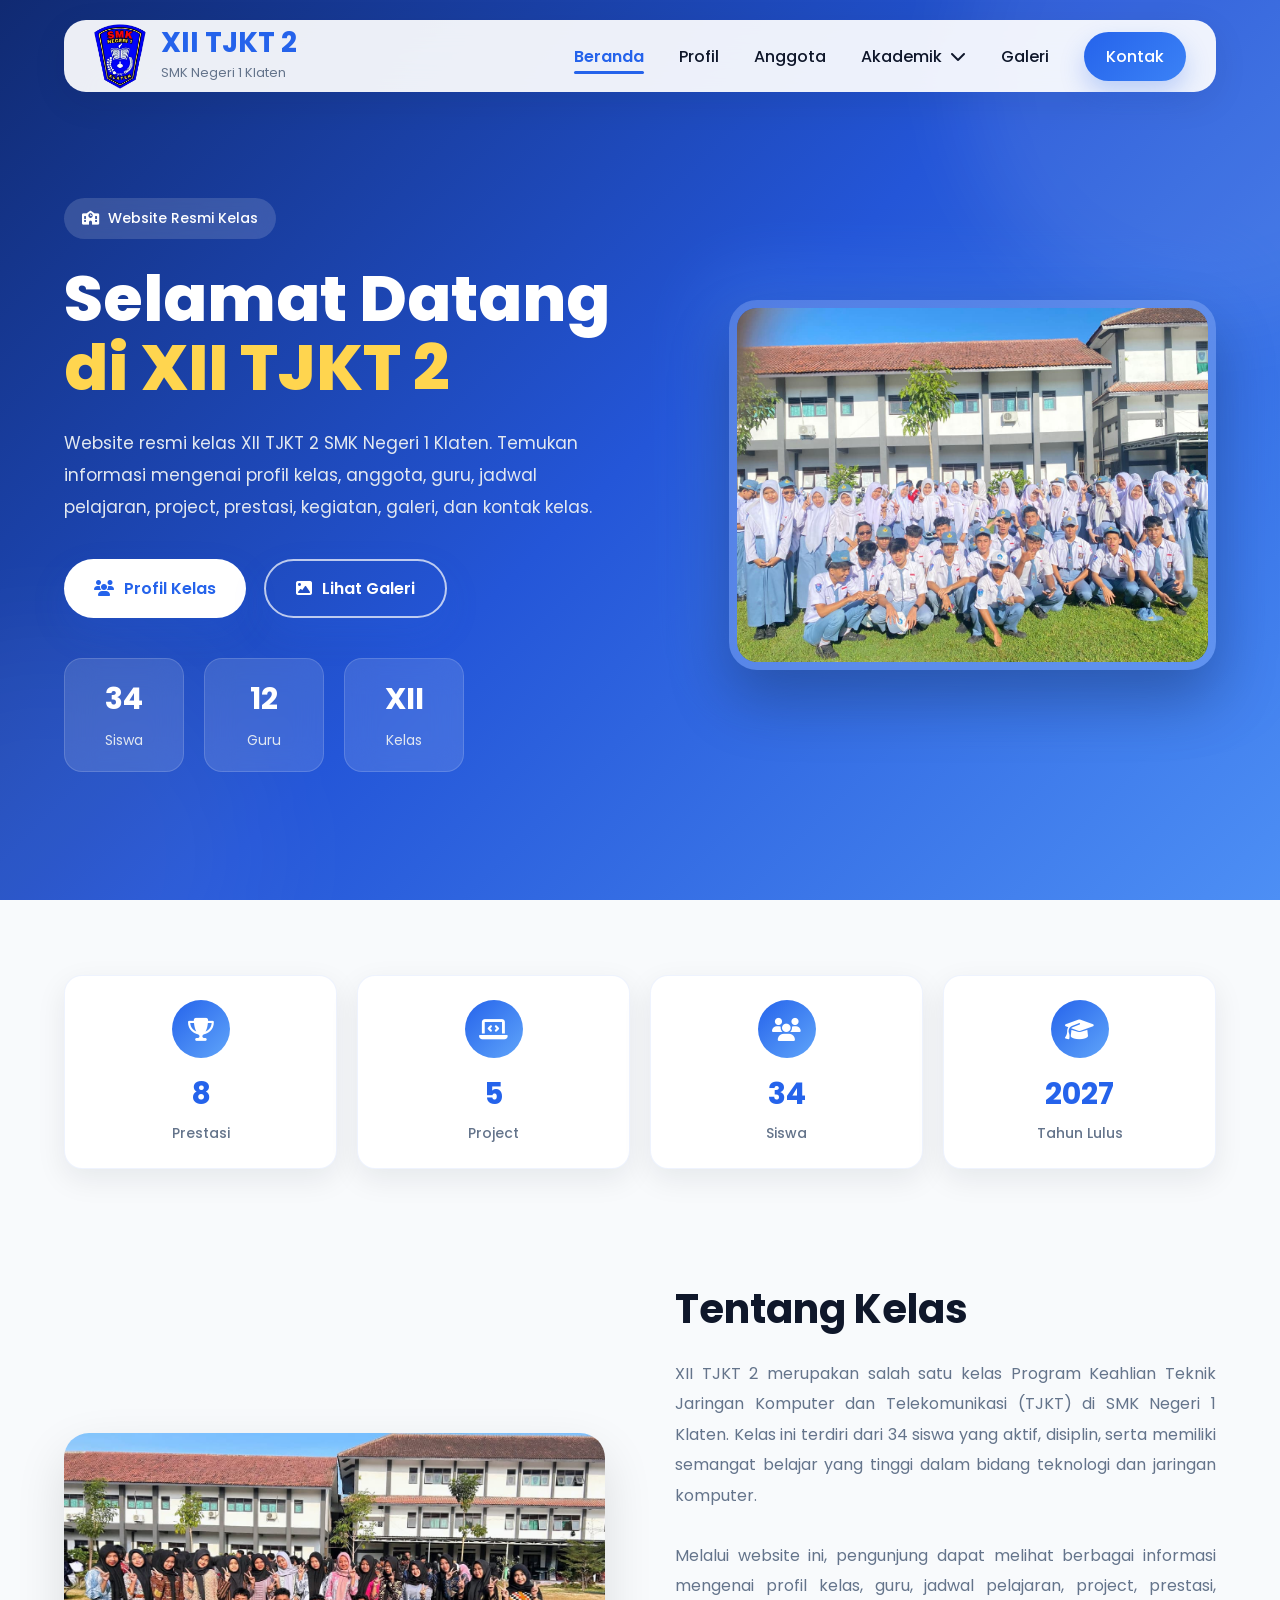
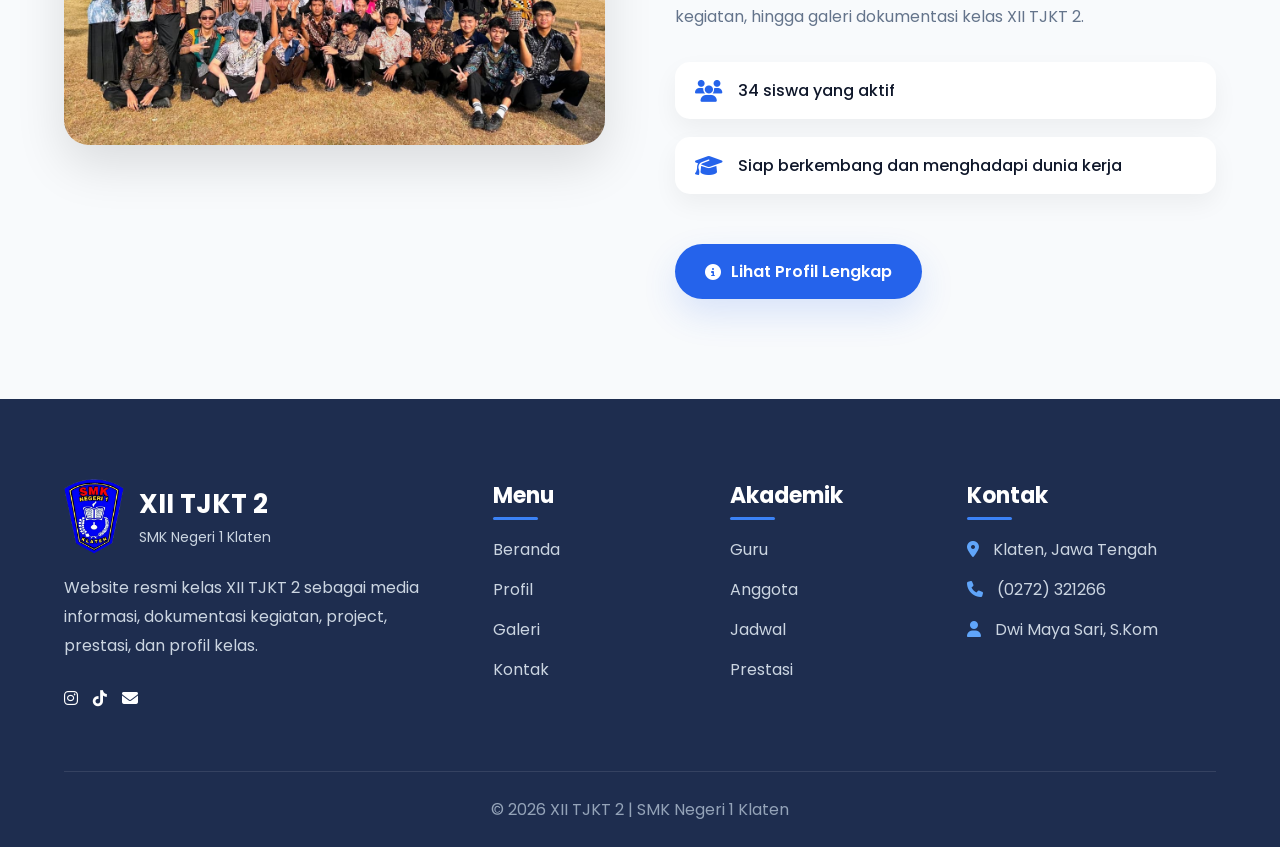
<file: index.html>
<!DOCTYPE html>
<html lang="id">
<head>
    <meta charset="UTF-8">
    <meta name="viewport" content="width=device-width, initial-scale=1.0">

    <title>XII TJKT 2 | SMK Negeri 1 Klaten</title>

    <!-- Google Font -->
    <link rel="preconnect" href="https://fonts.googleapis.com">
    <link rel="preconnect" href="https://fonts.gstatic.com" crossorigin>
    <link href="https://fonts.googleapis.com/css2?family=Poppins:wght@400;500;600;700;800&display=swap" rel="stylesheet">

    <!-- Font Awesome -->
    <link rel="stylesheet"
          href="https://cdnjs.cloudflare.com/ajax/libs/font-awesome/6.5.2/css/all.min.css">

    <!-- CSS -->
    <link rel="stylesheet" href="style3.css">
    <link rel="icon" href="img/logo.png"> 
</head>

<body>

<!-- ========================================
                HEADER
======================================== -->

<header class="header">

    <div class="container navbar">

        <!-- img/logo.pngLogo -->

        <a href="index.html" class="logo">

            <img src="img/logo.png" alt="Logo SMK Negeri 1 Klaten">

            <div class="logo-text">

                <h2>XII TJKT 2</h2>

                <span>SMK Negeri 1 Klaten</span>

            </div>

        </a>

        <!-- Navigation -->

        <nav>

            <ul class="menu">

                <li>
                    <a href="index.html" class="active" >
                        Beranda
                    </a>
                </li>

                <li>
                    <a href="profil.html">
                        Profil
                    </a>
                </li>

                <li>
                    <a href="anggota.html" >
                        Anggota
                    </a>
                </li>

                <li class="dropdown">

    <a href="#">
        Akademik
        <i class="fa-solid fa-chevron-down"></i>
    </a>

    <ul class="dropdown-menu">

        <li><a href="guru.html">Guru</a></li>

        <li><a href="jadwal.html">Jadwal</a></li>

        <li><a href="project.html">Project</a></li>

        <li><a href="prestasi.html">Prestasi</a></li>

        <li><a href="kegiatan.html">Kegiatan</a></li>

    </ul>

</li>
                <li>
                    <a href="galeri.html">
                        Galeri
                    </a>
                </li>

                <li>
                    <a href="kontak.html">
                        Kontak
                    </a>
                </li>

            </ul>

        </nav>

    </div>

</header>


<!-- ========================================
                HERO
======================================== -->

<section class="hero">

    <div class="container">

        <div class="hero-wrapper">


            <!-- HERO TEXT -->
            <div class="hero-text">

                <div class="hero-badge">
                    <i class="fa-solid fa-school"></i>
                    Website Resmi Kelas
                </div>


                <!-- <h1>
                    Selamat Datang<br>
                    di<br>
                    <span>XII TJKT 2</span>
                </h1> -->
                <h1>
                    Selamat Datang<br>
                    <span>di XII TJKT 2</span>
                </h1>


                <p>
                    Website resmi kelas XII TJKT 2 SMK Negeri 1 Klaten.
                    Temukan informasi mengenai profil kelas, anggota, guru,
                    jadwal pelajaran, project, prestasi, kegiatan, galeri,
                    dan kontak kelas.
                </p>


                <!-- BUTTON -->
                <div class="hero-button">

                    <a href="profil.html" class="btn">
                        <i class="fa-solid fa-users"></i>
                        Profil Kelas
                    </a>

                    <a href="galeri.html" class="btn btn-outline">
                        <i class="fa-solid fa-image"></i>
                        Lihat Galeri
                    </a>

                </div>


                <!-- HERO STATS -->
                <div class="hero-stats">

                    <div class="stat">

                        <h3>34</h3>

                        <p>Siswa</p>

                    </div>


                    <div class="stat">

                        <h3>12</h3>

                        <p>Guru</p>

                    </div>


                    <div class="stat">

                        <h3>XII</h3>

                        <p>Kelas</p>

                    </div>

                </div>

            </div>


            <!-- HERO IMAGE -->
            <div class="hero-image">

                <div class="image-box">

                    <img
                        src="img/hero.jpg"
                        alt="Foto Kelas XII TJKT 2"
                    >

                </div>

            </div>

        </div>

    </div>

</section>



<!-- ========================================
                STATISTICS
======================================== -->

<section class="stats">

    <div class="container">

        <div class="stats-grid">

            <!-- PRESTASI -->
            <div class="stats-card">

                <div class="stats-icon">
                    <i class="fa-solid fa-trophy"></i>
                </div>

                <h2>8</h2>

                <p>Prestasi</p>

            </div>
            
            <div class="stats-card">

                <div class="stats-icon">
                    <i class="fa-solid fa-laptop-code"></i>
                </div>

                <h2>5</h2>

                <p>Project</p>

            </div>


            <!-- SISWA -->
            <div class="stats-card">

                <div class="stats-icon">
                    <i class="fa-solid fa-users"></i>
                </div>

                <h2>34</h2>

                <p>Siswa</p>

            </div>


            <!-- TAHUN LULUS -->
            <div class="stats-card">

                <div class="stats-icon">
                    <i class="fa-solid fa-graduation-cap"></i>
                </div>

                <h2>2027</h2>

                <p>Tahun Lulus</p>

            </div>


            <!-- PROJECT -->
            <!-- <div class="stats-card">

                <div class="stats-icon">
                    <i class="fa-solid fa-laptop-code"></i>
                </div>

                <h2>5</h2>

                <p>Project</p>

            </div> -->

        </div>

    </div>

</section>



<!-- ========================================
                ABOUT
======================================== -->

<section class="about">

    <div class="container">

        <div class="about-wrapper">


            <!-- ABOUT IMAGE -->
            <div class="about-image">

                <img
                    src="img/kelas1.jpeg"
                    alt="Kegiatan Kelas XII TJKT 2"
                >

            </div>


            <!-- ABOUT CONTENT -->
            <div class="about-content">

                <h3>
                    Tentang Kelas
                </h3>

                <p>
                    XII TJKT 2 merupakan salah satu kelas Program Keahlian
                    Teknik Jaringan Komputer dan Telekomunikasi (TJKT)
                    di SMK Negeri 1 Klaten. Kelas ini terdiri dari
                    34 siswa yang aktif, disiplin, serta memiliki semangat
                    belajar yang tinggi dalam bidang teknologi dan jaringan komputer.
                </p>

                <p>
                    Melalui website ini, pengunjung dapat melihat berbagai
                    informasi mengenai profil kelas, guru, jadwal pelajaran,
                    project, prestasi, kegiatan, hingga galeri dokumentasi
                    kelas XII TJKT 2.
                </p>


                <!-- ABOUT LIST -->
                <div class="about-list">

                    <!-- <div class="about-item">

                        <i class="fa-solid fa-network-wired"></i>

                        <span>
                            Fokus pada teknologi jaringan komputer
                        </span>

                    </div> -->


                    <div class="about-item">

                        <i class="fa-solid fa-users"></i>

                        <span>
                            34 siswa yang aktif 
                        </span>

                    </div>


                    <div class="about-item">

                        <i class="fa-solid fa-graduation-cap"></i>

                        <span>
                            Siap berkembang dan menghadapi dunia kerja
                        </span>

                    </div>

                </div>


                <a href="profil.html" class="btn">

                    <i class="fa-solid fa-circle-info"></i>

                    Lihat Profil Lengkap

                </a>

            </div>

        </div>

    </div>

</section>

<!-- ================= END TENTANG KELAS ================= -->
 <footer class="footer">

    <div class="container">

        <div class="footer-grid">

            <!-- img/logo.pngLogo -->

            <div class="footer-box">

                <div class="footer-logo">

                    <img src="img/logo.png" alt="logo">

                    <div>

                        <h2>XII TJKT 2</h2>

                        <span>SMK Negeri 1 Klaten</span>

                    </div>

                </div>

                <p>
                    Website resmi kelas XII TJKT 2 sebagai media informasi,
                    dokumentasi kegiatan, project, prestasi, dan profil kelas.
                </p>

                <div class="footer-social">
                    <a href="https://www.instagram.com/tjktwoo_/" target="_blank" title="@tjktwoo_">
                        <i class="fab fa-instagram"></i>
                    </a>

                    <a href="https://www.tiktok.com/@tjktwo27/" target="_blank" title="@tjktwo27">
                        <i class="fab fa-tiktok"></i>
                    </a>

                    <a href="https://ngl.link/tjkttwo27" target="_blank" title="Menfess">
                        <i class="fas fa-envelope"></i>
                    </a>
                </div>

            </div>

            <!-- Menu -->

            <div class="footer-box">

                <h3>Menu</h3>

                <ul>

                    <li><a href="index.html">Beranda</a></li>
                    <li><a href="profil.html">Profil</a></li>
                    <li><a href="galeri.html">Galeri</a></li>
                    <li><a href="kontak.html">Kontak</a></li>

                </ul>

            </div>

            <!-- Akademik -->

            <div class="footer-box">

                <h3>Akademik</h3>

                <ul>

                    <li><a href="guru.html">Guru</a></li>
                    <li><a href="anggota.html">Anggota</a></li>
                    <li><a href="jadwal.html">Jadwal</a></li>
                    <li><a href="prestasi.html">Prestasi</a></li>

                </ul>

            </div>

            <!-- Kontak -->

            <div class="footer-box">

                <h3>Kontak</h3>

                <ul>

                    <li>
                        <i class="fas fa-location-dot"></i>
                        Klaten, Jawa Tengah
                    </li>

                    <li>
                        <i class="fas fa-phone"></i>
                        (0272) 321266
                    </li>

                    <li>
                        <i class="fas fa-user"></i>
                        Dwi Maya Sari, S.Kom
                    </li>

                </ul>

            </div>

        </div>

        <div class="footer-bottom">

            <p>
                © 2026 XII TJKT 2 | SMK Negeri 1 Klaten
            </p>

        </div>

    </div>

</footer>
</file>
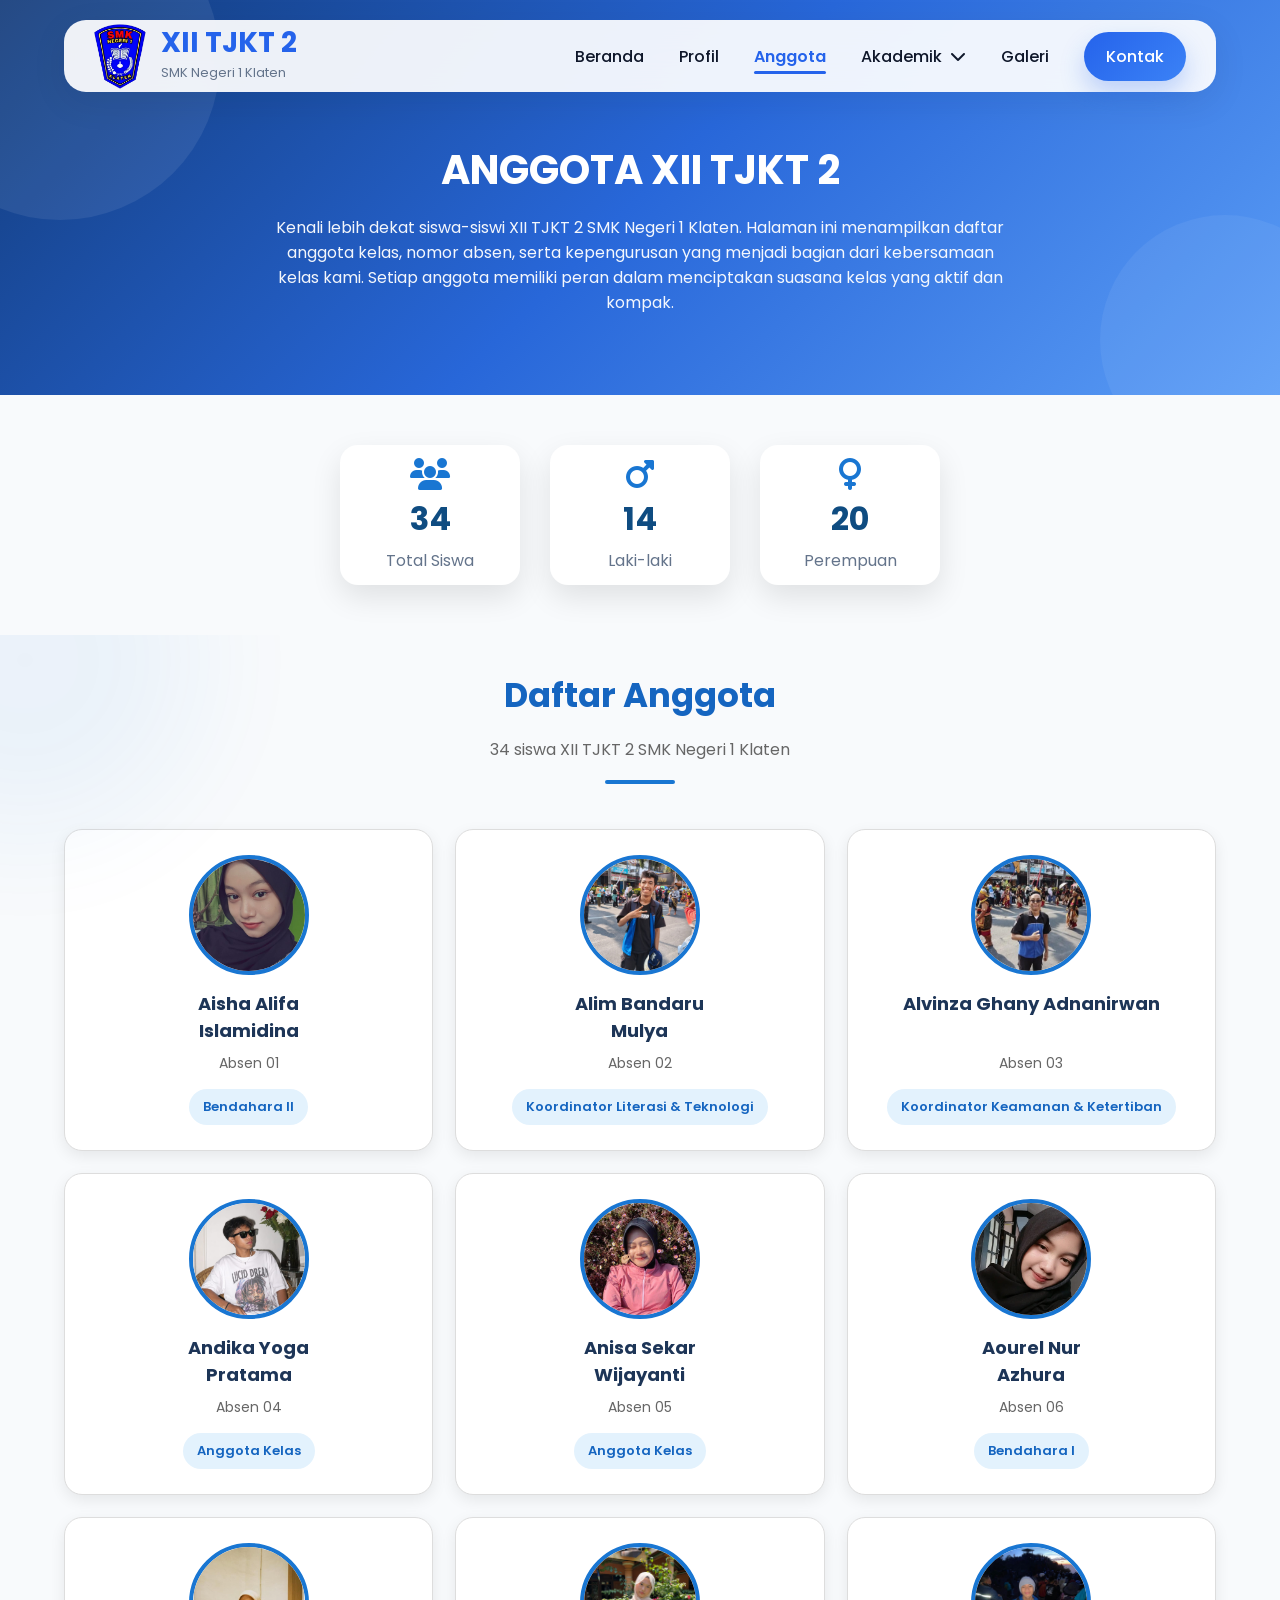
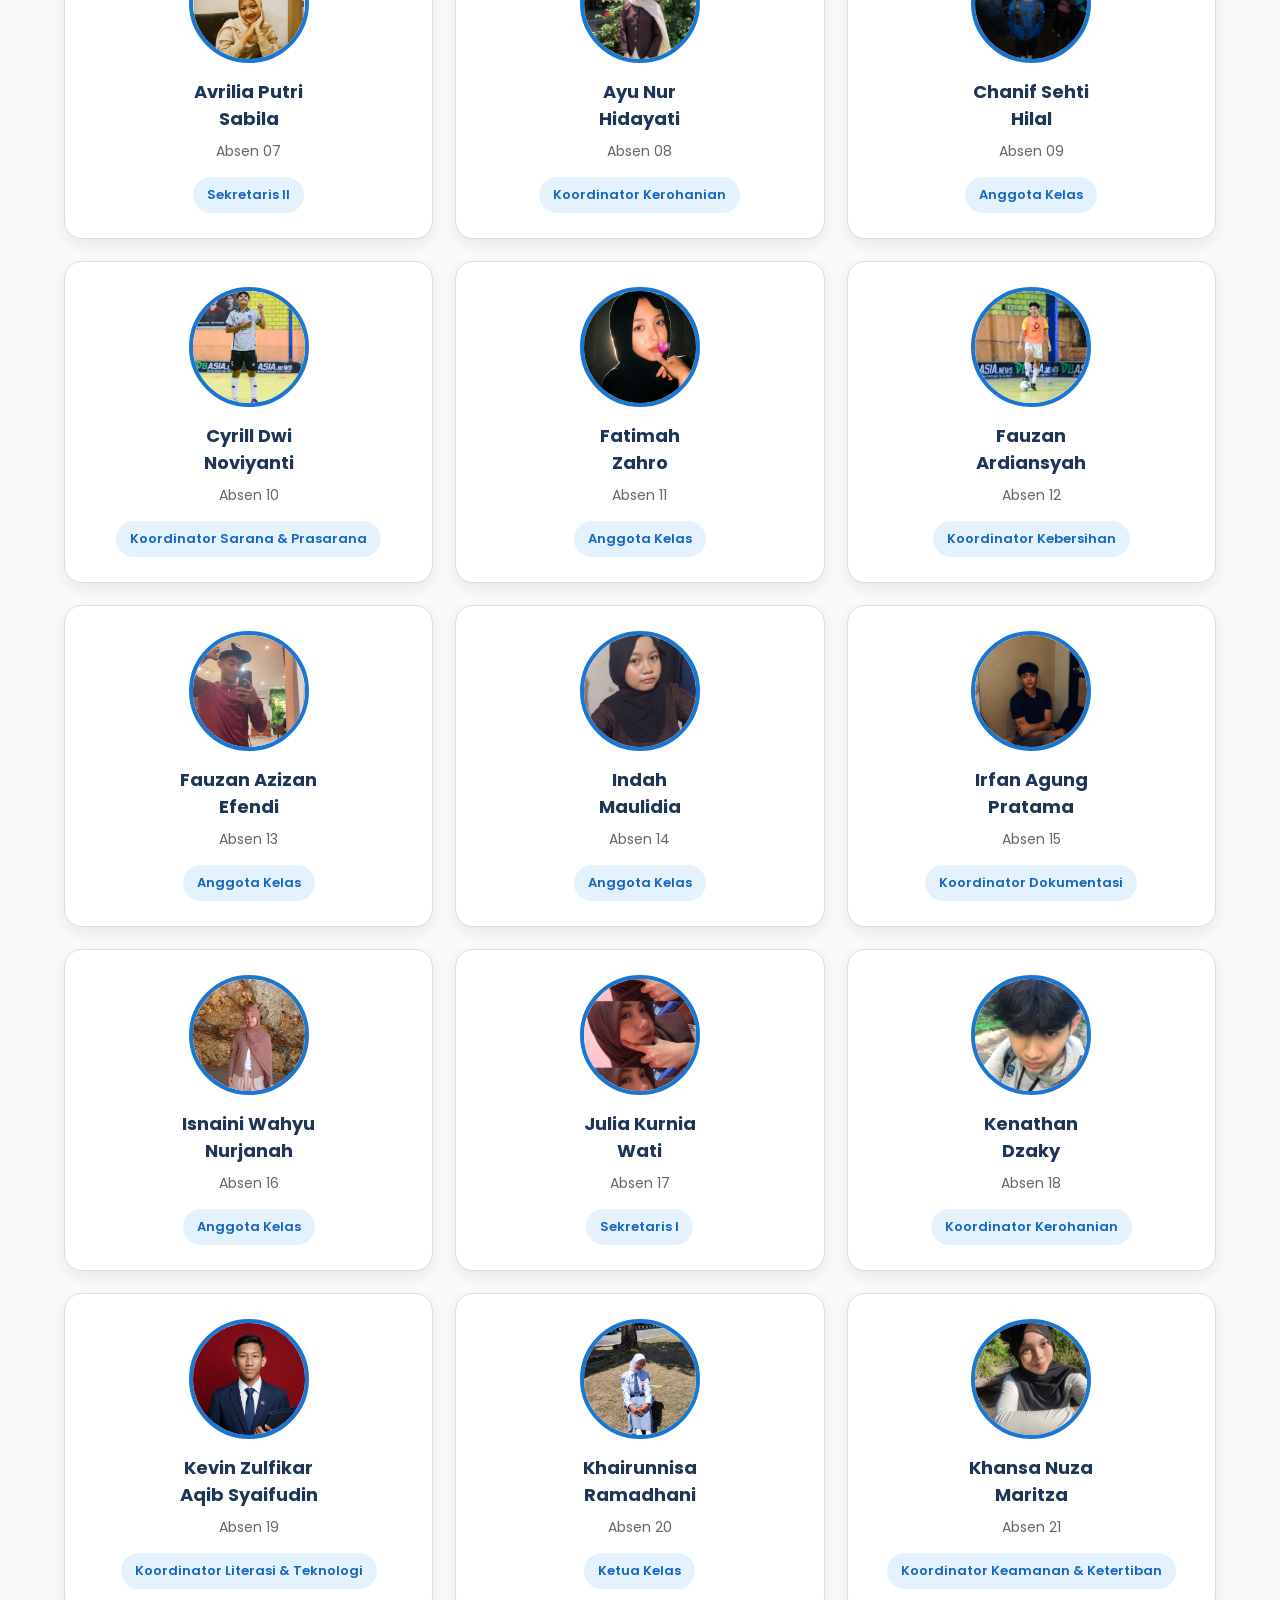
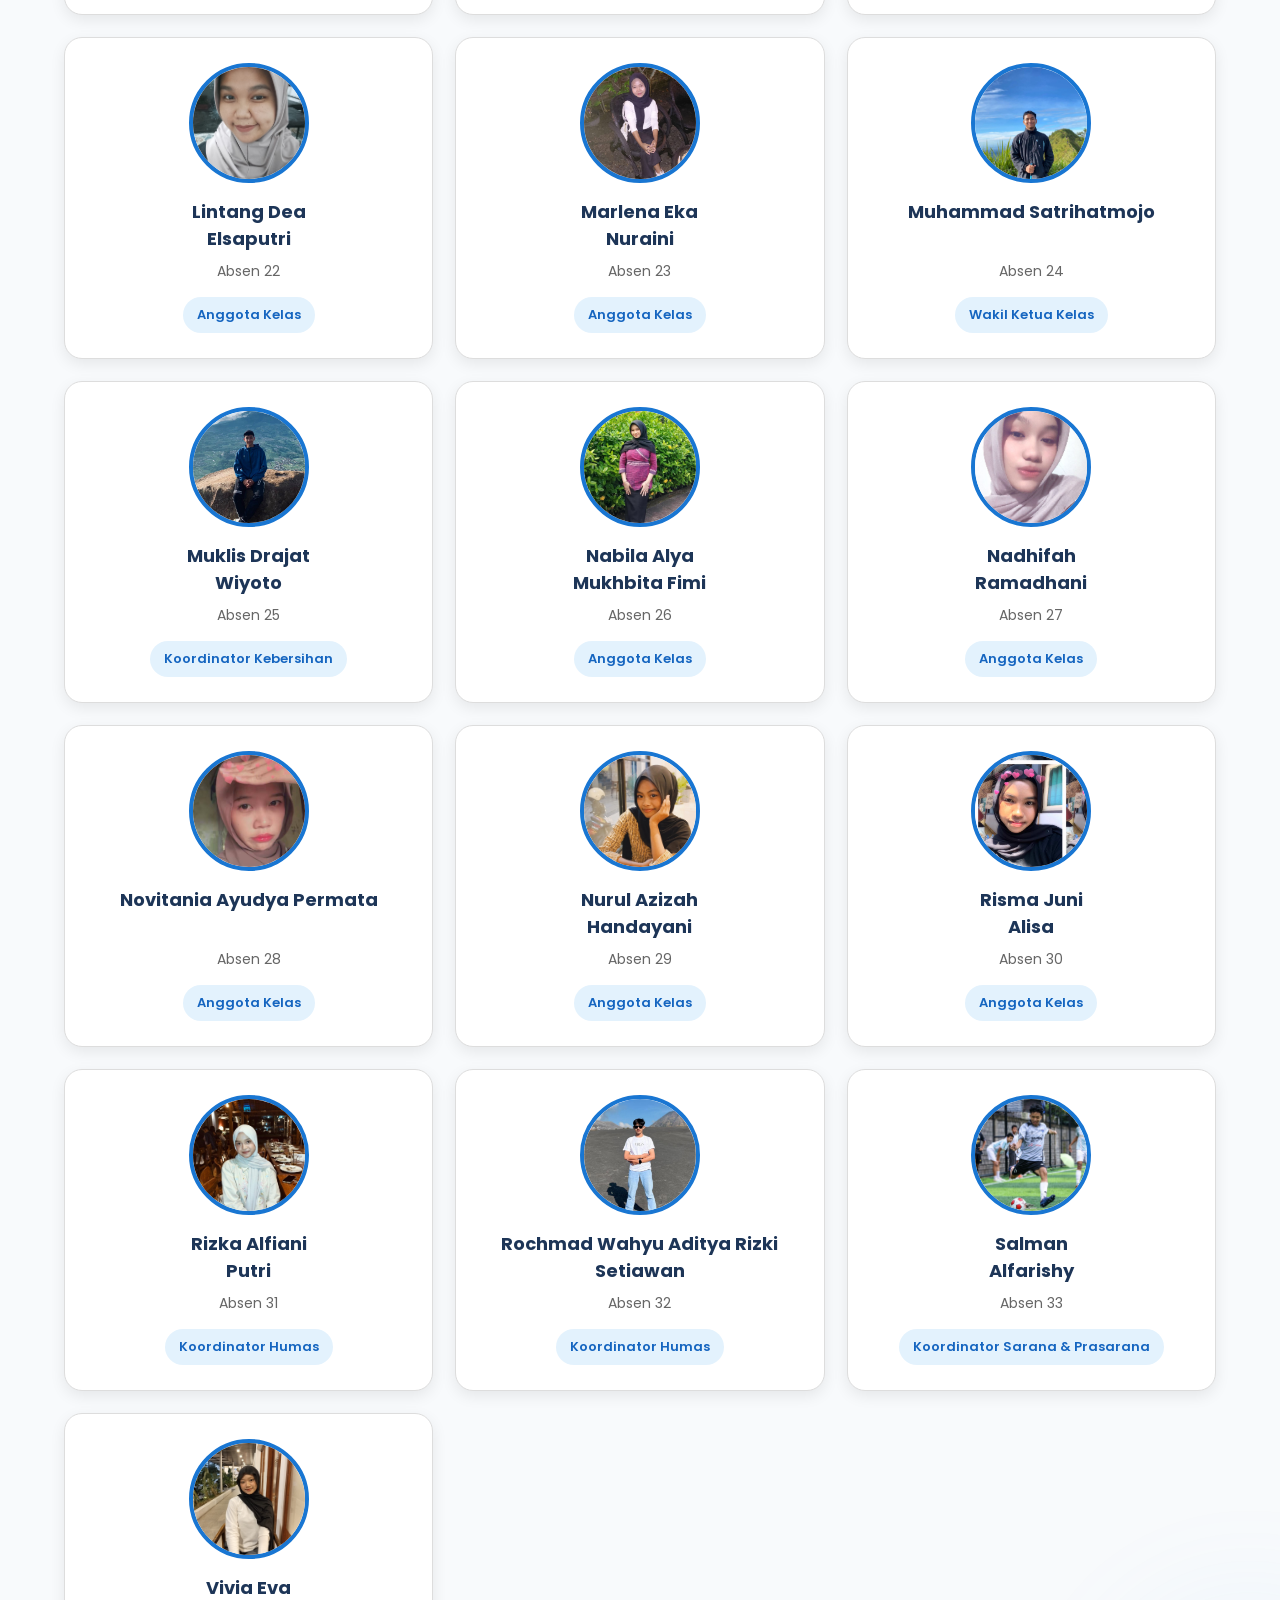
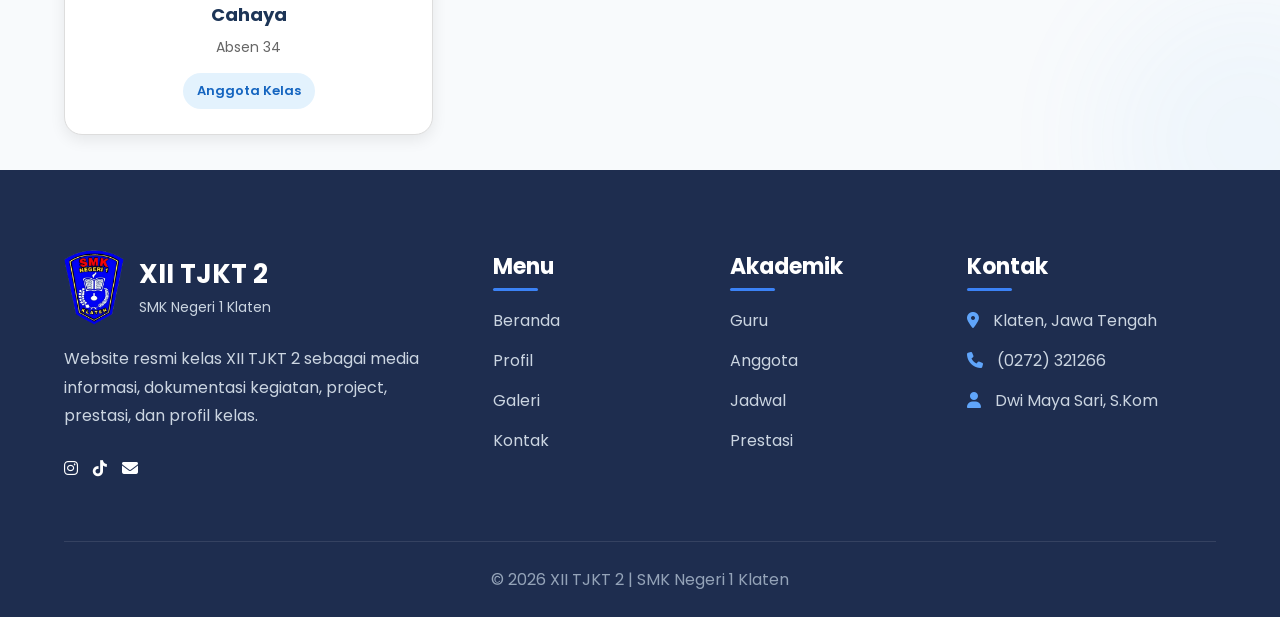
<file: anggota.html>
<!DOCTYPE html>
<html lang="en">
<head>
    <meta charset="UTF-8">
    <meta name="viewport" info="width=device-width, initial-scale=1.0">
    <title>Anggota | XII TJKT 2</title>
    <link rel="stylesheet" href="style3.css">
    <link rel="preconnect" href="https://fonts.googleapis.com">
    <link rel="preconnect" href="https://fonts.gstatic.com" crossorigin>
    <link href="https://fonts.googleapis.com/css2?family=Poppins:wght@300;400;500;600;700;800&display=swap" rel="stylesheet">
    <link rel="stylesheet"
href="https://cdnjs.cloudflare.com/ajax/libs/font-awesome/6.6.0/css/all.min.css">
<link rel="icon" href="img/logo.png"> 
</head>
<body>
    <header>

    <div class="container navbar">

        <!-- Logo -->

        <a href="index.html" class="logo">

            <img src="img/logo.png" alt="Logo SMK Negeri 1 Klaten">

            <div class="logo-text">

                <h2>XII TJKT 2</h2>

                <span>SMK Negeri 1 Klaten</span>

            </div>

        </a>

        <!-- Navigation -->

        <nav>

            <ul class="menu">

                <li>
                    <a href="index.html" >
                        Beranda
                    </a>
                </li>

                <li>
                    <a href="profil.html">
                        Profil
                    </a>
                </li>

                <li>
                    <a href="anggota.html" class="active">
                        Anggota
                    </a>
                </li>

                <li class="dropdown">

    <a href="#">
        Akademik
        <i class="fa-solid fa-chevron-down"></i>
    </a>

    <ul class="dropdown-menu">

        <li><a href="guru.html">Guru</a></li>

        <li><a href="jadwal.html">Jadwal</a></li>

        <li><a href="project.html">Project</a></li>

        <li><a href="prestasi.html">Prestasi</a></li>

        <li><a href="kegiatan.html">Kegiatan</a></li>

    </ul>

</li>
                <li>
                    <a href="galeri.html">
                        Galeri
                    </a>
                </li>

                <li>
                    <a href="kontak.html">
                        Kontak
                    </a>
                </li>

            </ul>

        </nav>

    </div>

    </header>

    <!-- ================= HEADER ================= -->

    <!-- ================= HEADER ================= -->

<section class="anggota-header">

    <div class="container">

        <h1>ANGGOTA XII TJKT 2</h1>

        <p>
            Kenali lebih dekat siswa-siswi XII TJKT 2 SMK Negeri 1 Klaten. Halaman ini menampilkan daftar anggota kelas, nomor absen, serta kepengurusan yang menjadi bagian dari kebersamaan kelas kami. Setiap anggota memiliki peran dalam menciptakan suasana kelas yang aktif dan kompak.
        </p>

    </div>

</section>

<!-- ================= STATISTIK ================= -->

<section class="statistik">

    <div class="container">

        <div class="statistik-grid">

            <div class="card-stat">
                <i class="fas fa-users"></i>
                <div>
                <h2>34</h2>
                <p>Total Siswa</p>
                </div>

            </div>

            <div class="card-stat">
                <i class="fas fa-mars"></i>
                <div>

                <h2>14</h2>

                <p>Laki-laki</p>
                </div>

            </div>

            <div class="card-stat">
                <i class="fas fa-venus"></i>
                <div>
                <h2>20</h2>

                <p>Perempuan</p>
                </div>
            </div>

        </div>

    </div>

</section>

<!-- ================= DAFTAR ANGGOTA ================= -->

<section class="anggota">
    <div class="section-title">
    <h2>Daftar Anggota</h2>
    <p>34 siswa XII TJKT 2 SMK Negeri 1 Klaten</p>
</div>

<div class="container">

<div class="anggota-grid">

<!-- 1 -->

<div class="anggota-card">
<a href="img/anggota/1.jpeg" target="_blank">
<img src="img/anggota/1.jpeg" alt="Aisha Alifa Islamidina">
</a>
<h3>Aisha Alifa 
    <br>
    Islamidina</h3>

<p class="absen">Absen 01</p>

<span class="jabatan">Bendahara II</span>

</div>

<!-- 2 -->

<div class="anggota-card">
<a href="img/anggota/2.jpeg" target="_blank">
<img src="img/anggota/2.jpeg" alt="Alim Bandaru Mulya">
</a>
<h3>Alim Bandaru 
    <br>Mulya</h3>

<p class="absen">Absen 02</p>

<span class="jabatan">Koordinator Literasi & Teknologi</span>

</div>

<!-- 3 -->

<div class="anggota-card">
<a href="img/anggota/3.jpg" target="_blank">
<img src="img/anggota/3.jpg" alt="Alvinza Ghany Adnanirwan">
</a>
<h3>Alvinza Ghany Adnanirwan</h3>

<p class="absen">Absen 03</p>

<span class="jabatan">Koordinator Keamanan & Ketertiban</span>

</div>

<!-- 4 -->

<div class="anggota-card">
<a href="img/anggota/4.jpeg" target="_blank">
<img src="img/anggota/4.jpeg" alt="Andika Yoga Pratama">
</a>
<h3>Andika Yoga 
    <br>Pratama</h3>

<p class="absen">Absen 04</p>

<span class="jabatan">Anggota Kelas</span>

</div>

<!-- 5 -->

<div class="anggota-card">
<a href="img/anggota/5.jpeg" target="_blank">
<img src="img/anggota/5.jpeg" alt="Anisa Sekar Wijayanti">
</a>
<h3>Anisa Sekar 
    <br>Wijayanti</h3>

<p class="absen">Absen 05</p>

<span class="jabatan">Anggota Kelas</span>

</div>

<!-- 6 -->

<div class="anggota-card">
<a href="img/anggota/6.jpeg" target="_blank">
<img src="img/anggota/6.jpeg" alt="Aourel Nur Azhura">
</a>
<h3>Aourel Nur 
    <br>Azhura</h3>

<p class="absen">Absen 06</p>

<span class="jabatan">Bendahara I</span>

</div>

<!-- 7 -->

<div class="anggota-card">
<a href="img/anggota/7.jpeg" target="_blank">
<img src="img/anggota/7.jpeg" alt="Avrilia Putri Sabila">
</a>
<h3>Avrilia Putri 
    <br>Sabila</h3>

<p class="absen">Absen 07</p>

<span class="jabatan">Sekretaris II</span>

</div>

<!-- 8 -->

<div class="anggota-card">
<a href="img/anggota/8.jpg" target="_blank">
<img src="img/anggota/8.jpg" alt="Ayu Nur Hidayati">
</a>
<h3>Ayu Nur
    <br> Hidayati</h3>

<p class="absen">Absen 08</p>

<span class="jabatan">Koordinator Kerohanian</span>

</div>

<!-- 9 -->

<div class="anggota-card">
<a href="img/anggota/9.jpeg" target="_blank">
<img src="img/anggota/9.jpeg" alt="Chanif Sehti Hilal">
</a>
<h3>Chanif Sehti 
    <br>Hilal</h3>

<p class="absen">Absen 09</p>

<span class="jabatan">Anggota Kelas</span>

</div>

<!-- 10 -->

<div class="anggota-card">
<a href="img/anggota/10.jpeg" target="_blank">
<img src="img/anggota/10.jpeg" alt="Cyrill Dwi Noviyanti">
</a>
<h3>Cyrill Dwi
    <br> Noviyanti</h3>

<p class="absen">Absen 10</p>

<span class="jabatan">Koordinator Sarana & Prasarana</span>

</div>

<!-- 11 -->

<div class="anggota-card">
<a href="img/anggota/11.jpeg" target="_blank">
<img src="img/anggota/11.jpeg" alt="Fatimah Zahro">
</a>
<h3>Fatimah 
    <br>Zahro</h3>

<p class="absen">Absen 11</p>

<span class="jabatan">Anggota Kelas</span>

</div>

<!-- 12 -->

<div class="anggota-card">
<a href="img/anggota/12.jpeg" target="_blank">
<img src="img/anggota/12.jpeg" alt="Fauzan Ardiansyah">
</a>
<h3>Fauzan 
    <br>Ardiansyah</h3>

<p class="absen">Absen 12</p>

<span class="jabatan">Koordinator Kebersihan</span>

</div>
<!-- 13 -->

<div class="anggota-card">
<a href="img/anggota/13.jpeg" target="_blank">
    <img src="img/anggota/13.jpeg" alt="Fauzan Azizan Efendi">
</a>
    <h3>Fauzan Azizan 
        <br>Efendi</h3>

    <p class="absen">Absen 13</p>

    <span class="jabatan">Anggota Kelas</span>

</div>

<!-- 14 -->

<div class="anggota-card">
<a href="img/anggota/14.jpeg" target="_blank">
    <img src="img/anggota/14.jpeg" alt="Indah Maulidia">
</a>
    <h3>Indah
        <br> Maulidia</h3>

    <p class="absen">Absen 14</p>

    <span class="jabatan">Anggota Kelas</span>

</div>

<!-- 15 -->

<div class="anggota-card">
<a href="img/anggota/15.jpeg" target="_blank">
    <img src="img/anggota/15.jpeg" alt="Irfan Agung Pratama">
</a>
    <h3>Irfan Agung 
        <br>Pratama</h3>

    <p class="absen">Absen 15</p>

    <span class="jabatan">Koordinator Dokumentasi</span>

</div>

<!-- 16 -->

<div class="anggota-card">
<a href="img/anggota/16.jpeg" target="_blank">
    <img src="img/anggota/16.jpeg" alt="Isnaini Wahyu Nurjanah">
</a>
    <h3>Isnaini Wahyu 
        <br>Nurjanah</h3>

    <p class="absen">Absen 16</p>

    <span class="jabatan">Anggota Kelas</span>

</div>

<!-- 17 -->

<div class="anggota-card">
<a href="img/anggota/17.jpeg" target="_blank">
    <img src="img/anggota/17.jpeg" alt="Julia Kurnia Wati">
</a>
    <h3>Julia Kurnia 
        <br>Wati</h3>

    <p class="absen">Absen 17</p>

    <span class="jabatan">Sekretaris I</span>

</div>

<!-- 18 -->

<div class="anggota-card">
<a href="img/anggota/18.jpeg" target="_blank">
    <img src="img/anggota/18.jpeg" alt="Kenathan Dzaky">
</a>
    <h3>Kenathan 
        <br>Dzaky</h3>

    <p class="absen">Absen 18</p>

    <span class="jabatan">Koordinator Kerohanian</span>

</div>

<!-- 19 -->

<div class="anggota-card">
<a href="img/anggota/19.jpeg" target="_blank">
    <img src="img/anggota/19.jpeg" alt="Kevin Zulfikar Aqib Syaifudin">
</a>
    <h3>Kevin Zulfikar 
        <br>Aqib Syaifudin</h3>

    <p class="absen">Absen 19</p>

    <span class="jabatan">Koordinator Literasi & Teknologi</span>

</div>

<!-- 20 -->

<div class="anggota-card">
<a href="img/anggota/20.jpeg" target="_blank">
    <img src="img/anggota/20.jpeg" alt="Khairunnisa Ramadhani">
</a>
    <h3>Khairunnisa 
        <br>Ramadhani</h3>

    <p class="absen">Absen 20</p>

    <span class="jabatan">Ketua Kelas</span>

</div>

<!-- 21 -->

<div class="anggota-card">
<a href="img/anggota/21.jpg" target="_blank">
    <img src="img/anggota/21.jpg" alt="Khansa Nuza Maritza">
</a>
    <h3>Khansa Nuza 
        <br>Maritza</h3>

    <p class="absen">Absen 21</p>

    <span class="jabatan">Koordinator Keamanan & Ketertiban</span>

</div>

<!-- 22 -->

<div class="anggota-card">
<a href="img/anggota/22.jpeg" target="_blank">
    <img src="img/anggota/22.jpeg" alt="Lintang Dea Elsaputri">
</a>
    <h3>Lintang Dea 
        <br>Elsaputri</h3>

    <p class="absen">Absen 22</p>

    <span class="jabatan">Anggota Kelas</span>

</div>

<!-- 23 -->

<div class="anggota-card">
<a href="img/anggota/23.jpeg" target="_blank">
    <img src="img/anggota/23.jpeg" alt="Marlena Eka Nuraini">
</a>
    <h3>Marlena Eka 
        <br>Nuraini</h3>

    <p class="absen">Absen 23</p>

    <span class="jabatan">Anggota Kelas</span>

</div>

<!-- 24 -->

<div class="anggota-card">
<a href="img/anggota/24.jpeg" target="_blank">
    <img src="img/anggota/24.jpeg" alt="Muhammad Satrihatmojo">
</a>
    <h3>Muhammad Satrihatmojo</h3>

    <p class="absen">Absen 24</p>

    <span class="jabatan">Wakil Ketua Kelas</span>

</div>
<!-- 25 -->

<div class="anggota-card">
<a href="img/anggota/25.jpeg" target="_blank">
    <img src="img/anggota/25.jpeg" alt="Muklis Drajat Wiyoto">
</a>
    <h3>Muklis Drajat 
        <br>Wiyoto</h3>

    <p class="absen">Absen 25</p>

    <span class="jabatan">Koordinator Kebersihan</span>

</div>

<!-- 26 -->

<div class="anggota-card">
<a href="img/anggota/26.jpeg" target="_blank">
    <img src="img/anggota/26.jpeg" alt="Nabila Alya Mukhbita Fimi">
</a>
    <h3>Nabila Alya 
        <br>Mukhbita Fimi</h3>

    <p class="absen">Absen 26</p>

    <span class="jabatan">Anggota Kelas</span>

</div>

<!-- 27 -->

<div class="anggota-card">

    <img src="img/anggota/27.jpeg" alt="Nadhifah Ramadhani">

    <h3>Nadhifah 
        <br>Ramadhani</h3>

    <p class="absen">Absen 27</p>

    <span class="jabatan">Anggota Kelas</span>

</div>

<!-- 28 -->

<div class="anggota-card">
<a href="img/anggota/28.jpg" target="_blank">
    <img src="img/anggota/28.jpg" alt="Novitania Ayudya Permata">
</a>
    <h3>Novitania Ayudya Permata</h3>

    <p class="absen">Absen 28</p>

    <span class="jabatan">Anggota Kelas</span>

</div>

<!-- 29 -->

<div class="anggota-card">

    <img src="img/anggota/29.jpeg" alt="Nurul Azizah Handayani">

    <h3>Nurul Azizah 
        <br>Handayani</h3>

    <p class="absen">Absen 29</p>

    <span class="jabatan">Anggota Kelas</span>

</div>

<!-- 30 -->

<div class="anggota-card">
<a href="img/anggota/30.jpeg" target="_blank">
    <img src="img/anggota/30.jpeg" alt="Risma Juni Alisa">
</a>
    <h3>Risma Juni 
        <br>Alisa</h3>

    <p class="absen">Absen 30</p>

    <span class="jabatan">Anggota Kelas</span>

</div>

<!-- 31 -->

<div class="anggota-card">
    <a href="img/anggota/31.jpeg" target="_blank">
    <img src="img/anggota/31.jpeg" alt="Rizka Alfiani Putri">
</a>

    <h3>Rizka Alfiani 
        <br>Putri</h3>

    <p class="absen">Absen 31</p>

    <span class="jabatan">Koordinator Humas</span>

</div>

<!-- 32 -->

<div class="anggota-card">
<a href="img/anggota/32.jpeg" target="_blank">
    <img src="img/anggota/32.jpeg" alt="Rochmad Wahyu Aditya Rizki Setiawan">
</a>
    <h3>Rochmad Wahyu Aditya Rizki Setiawan</h3>

    <p class="absen">Absen 32</p>

    <span class="jabatan">Koordinator Humas</span>

</div>

<!-- 33 -->

<div class="anggota-card">
<a href="img/anggota/33.jpeg" target="_blank">
    <img src="img/anggota/33.jpeg" alt="Salman Alfarishy">
</a>
    <h3>Salman
        <br> Alfarishy</h3>

    <p class="absen">Absen 33</p>

    <span class="jabatan">Koordinator Sarana & Prasarana</span>

</div>

<!-- 34 -->

<div class="anggota-card">
<a href="img/anggota/34.jpeg" target="_blank">
    <img src="img/anggota/34.jpeg" alt="Vivia Eva Cahaya">
</a>
    <h3>Vivia Eva
        <br> Cahaya</h3>

    <p class="absen">Absen 34</p>

    <span class="jabatan">Anggota Kelas</span>

</div>

</div>

</div>

</section>

    <!-- ================= FOOTER ================= -->

    <footer class="footer">

    <div class="container">

        <div class="footer-grid">

            <!-- Logo -->

            <div class="footer-box">

                <div class="footer-logo">

                    <img src="img/logo.png" alt="Logo">

                    <div>

                        <h2>XII TJKT 2</h2>

                        <span>SMK Negeri 1 Klaten</span>

                    </div>

                </div>

                <p>
                    Website resmi kelas XII TJKT 2 sebagai media informasi,
                    dokumentasi kegiatan, project, prestasi, dan profil kelas.
                </p>

                <div class="footer-social">
                    <a href="https://www.instagram.com/tjktwoo_/" target="_blank" title="@tjktwoo_">
                        <i class="fab fa-instagram"></i>
                    </a>

                    <a href="https://www.tiktok.com/@tjktwo27/" target="_blank" title="@tjktwo27">
                        <i class="fab fa-tiktok"></i>
                    </a>

                    <a href="https://ngl.link/tjkttwo27" target="_blank" title="Menfess">
                        <i class="fas fa-envelope"></i>
                    </a>
                </div>

            </div>

            <!-- Menu -->

            <div class="footer-box">

                <h3>Menu</h3>

                <ul>

                    <li><a href="index.html">Beranda</a></li>
                    <li><a href="profil.html">Profil</a></li>
                    <li><a href="galeri.html">Galeri</a></li>
                    <li><a href="kontak.html">Kontak</a></li>

                </ul>

            </div>

            <!-- Akademik -->

            <div class="footer-box">

                <h3>Akademik</h3>

                <ul>

                    <li><a href="guru.html">Guru</a></li>
                    <li><a href="anggota.html">Anggota</a></li>
                    <li><a href="jadwal.html">Jadwal</a></li>
                    <li><a href="prestasi.html">Prestasi</a></li>

                </ul>

            </div>

            <!-- Kontak -->

            <div class="footer-box">

                <h3>Kontak</h3>

                <ul>

                    <li>
                        <i class="fas fa-location-dot"></i>
                        Klaten, Jawa Tengah
                    </li>

                    <li>
                        <i class="fas fa-phone"></i>
                        (0272) 321266
                    </li>

                    <li>
                        <i class="fas fa-user"></i>
                        Dwi Maya Sari, S.Kom
                    </li>

                </ul>

            </div>

        </div>

        <div class="footer-bottom">

            <p>
                © 2026 XII TJKT 2 | SMK Negeri 1 Klaten
            </p>

        </div>

    </div>

</footer>
</body>
</html>
</file>
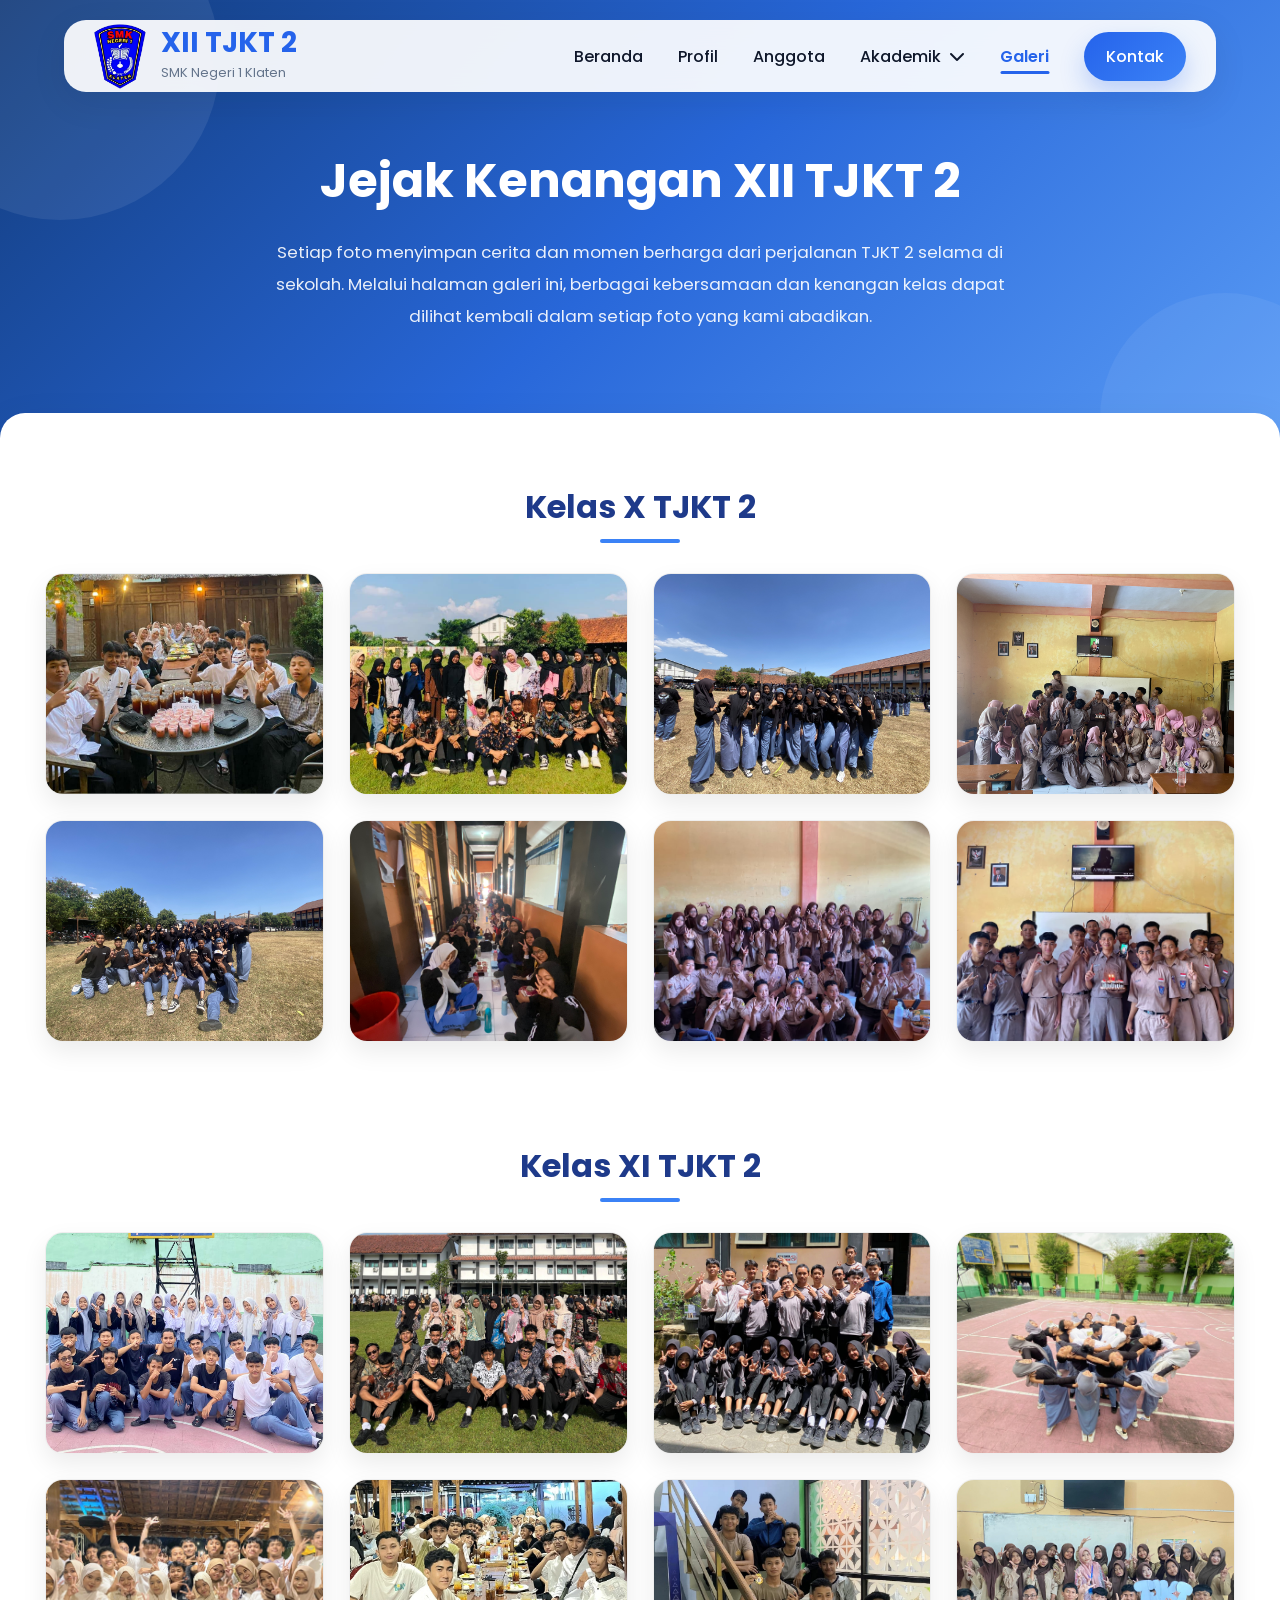
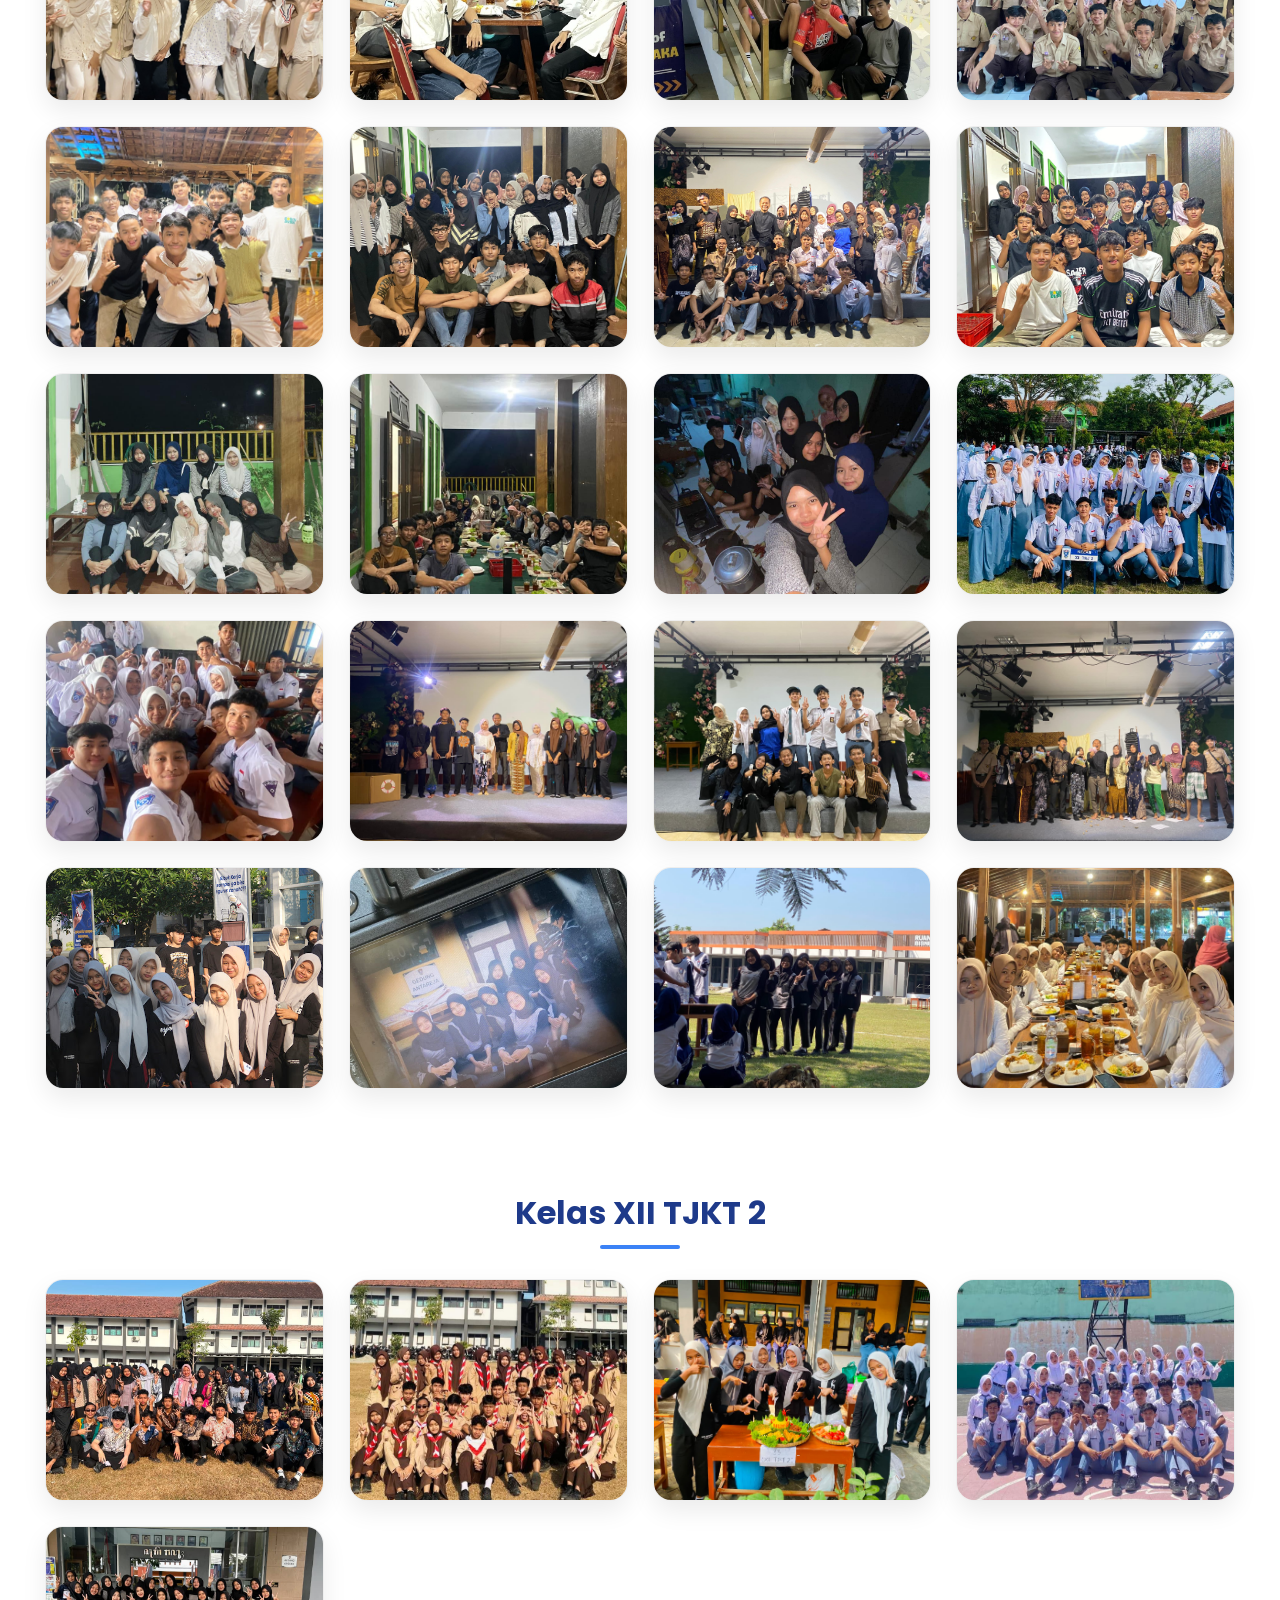
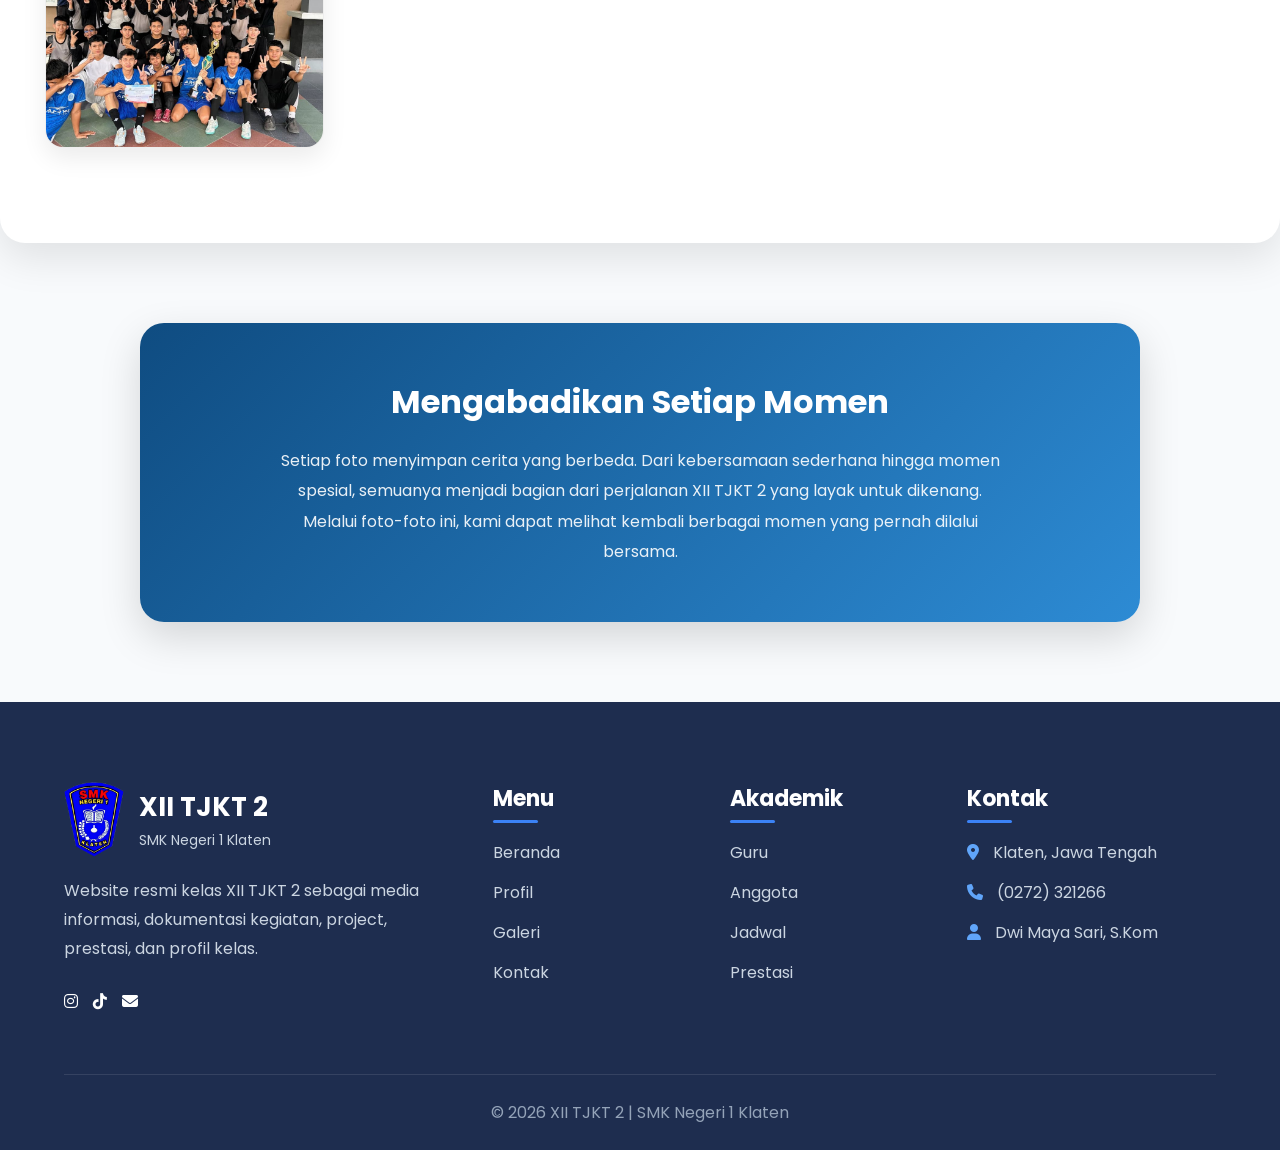
<file: galeri.html>
<!DOCTYPE html>
<html lang="en">
<head>
    <meta charset="UTF-8">
    <meta name="viewport" content="width=device-width, initial-scale=1.0">
    <title>Galeri | XII TJKT 2</title>
    <link rel="stylesheet" href="style3.css">
    <link rel="preconnect" href="https://fonts.googleapis.com">
    <link rel="preconnect" href="https://fonts.gstatic.com" crossorigin>
    <link href="https://fonts.googleapis.com/css2?family=Poppins:wght@300;400;500;600;700;800&display=swap" rel="stylesheet">
    <link rel="stylesheet"
href="https://cdnjs.cloudflare.com/ajax/libs/font-awesome/6.6.0/css/all.min.css">
<link rel="icon" href="img/logo.png"> 
</head>
<body>
        <!-- ================= NAVBAR ================= -->

    <header>

    <div class="container navbar">

        <!-- Logo -->

        <a href="index.html" class="logo">

            <img src="img/logo.png" alt="Logo SMK Negeri 1 Klaten">

            <div class="logo-text">

                <h2>XII TJKT 2</h2>

                <span>SMK Negeri 1 Klaten</span>

            </div>

        </a>

        <!-- Navigation -->

        <nav>

            <ul class="menu">

                <li>
                    <a href="index.html" >
                        Beranda
                    </a>
                </li>

                <li>
                    <a href="profil.html">
                        Profil
                    </a>
                </li>

                <li>
                    <a href="anggota.html">
                        Anggota
                    </a>
                </li>

                <li class="dropdown">

    <a href="#">
        Akademik
        <i class="fa-solid fa-chevron-down"></i>
    </a>

    <ul class="dropdown-menu">

        <li><a href="guru.html">Guru</a></li>

        <li><a href="jadwal.html">Jadwal</a></li>

        <li><a href="project.html">Project</a></li>

        <li><a href="prestasi.html">Prestasi</a></li>

        <li><a href="kegiatan.html">Kegiatan</a></li>

    </ul>

</li>

                <li>
                    <a href="galeri.html" class="active">
                        Galeri
                    </a>
                </li>

                <li>
                    <a href="kontak.html">
                        Kontak
                    </a>
                </li>

            </ul>

        </nav>

    </div>

    </header>

    <!-- ================= HEADER ================= -->


    <section class="galeri-header">


        <h1>Jejak Kenangan XII TJKT 2</h1>


        <p>
            Setiap foto menyimpan cerita dan momen berharga dari perjalanan TJKT 2 selama di sekolah. Melalui halaman galeri ini, berbagai kebersamaan dan kenangan kelas dapat dilihat kembali dalam setiap foto yang kami abadikan.
        </p>


    </section>





    <!-- ================= GALERI ================= -->


    <!-- ================= GALERI ================= -->

<section class="galeri-container">

    <!-- ================= KELAS X ================= -->

    <div class="galeri-title">
        <h2>Kelas X TJKT 2</h2>
    </div>

    <div class="galeri-grid">

        <div class="galeri-card">
            <a href="img/galeri/x1.jpeg" target="_blank">
            <img src="img/galeri/x1.jpeg" alt="Kelas X">
            </a>
        </div>

        <div class="galeri-card">
            <a href="img/galeri/x2.jpeg" target="_blank">
            <img src="img/galeri/x2.jpeg" alt="Kelas X">
            </a>
        </div>

        <div class="galeri-card">
            <a href="img/galeri/x3.jpg" target="_blank">
            <img src="img/galeri/x3.jpg" alt="Kelas X">
            </a>
        </div>

        <div class="galeri-card">
            <a href="img/galeri/x4.jpg" target="_blank">
            <img src="img/galeri/x4.jpg" alt="Kelas X">
            </a>
        </div>
        <div class="galeri-card">
            <a href="img/galeri/x5.jpg" target="_blank">
            <img src="img/galeri/x5.jpg" alt="Kelas X">
            </a>
        </div>
        <div class="galeri-card">
            <a href="img/galeri/x6.jpg" target="_blank">
            <img src="img/galeri/x6.jpg" alt="Kelas X">
            </a>
        </div>
        <div class="galeri-card">
            <a href="img/galeri/x7.jpeg" target="_blank">
            <img src="img/galeri/x7.jpeg" alt="Kelas X">
            </a>
        </div>
        <div class="galeri-card">
            <a href="img/galeri/x8.jpeg" target="_blank">
            <img src="img/galeri/x8.jpeg" alt="Kelas X">
            </a>
        </div>
    </div>


    <!-- ================= KELAS XI ================= -->
<br>
    <div class="galeri-title">
        <h2>Kelas XI TJKT 2</h2>
    </div>

    <div class="galeri-grid">

        <div class="galeri-card">
            <a href="img/galeri/xi1.jpeg" target="_blank">
            <img src="img/galeri/xi1.jpeg" alt="Kelas XI">
            </a>
        </div>

        <div class="galeri-card">
            <a href="img/galeri/xi2.jpeg" target="_blank">
            <img src="img/galeri/xi2.jpeg" alt="Kelas XI">
            </a>
        </div>

        <div class="galeri-card">
            <a href="img/galeri/xi3.jpeg" target="_blank">
            <img src="img/galeri/xi3.jpeg" alt="Kelas XI">
            </a>
        </div>

        <div class="galeri-card">
            <a href="img/galeri/xi4.jpeg" target="_blank">
            <img src="img/galeri/xi4.jpeg" alt="Kelas XI">
            </a>
        </div>
        <div class="galeri-card">
            <a href="img/galeri/xi5.jpeg" target="_blank">
            <img src="img/galeri/xi5.jpeg" alt="Kelas XI">
            </a>
        </div>
        <div class="galeri-card">
            <a href="img/galeri/xi6.jpeg" target="_blank">
            <img src="img/galeri/xi6.jpeg" alt="Kelas XI">
            </a>
        </div>
        <div class="galeri-card">
            <a href="img/galeri/xi7.jpeg" target="_blank">
            <img src="img/galeri/xi7.jpeg" alt="Kelas XI">
            </a>
        </div>
        <div class="galeri-card">
            <a href="img/galeri/xi8.jpeg" target="_blank">
            <img src="img/galeri/xi8.jpeg" alt="Kelas XI">
            </a>
        </div>
        <div class="galeri-card">
            <a href="img/galeri/xi9.jpeg" target="_blank">
            <img src="img/galeri/xi9.jpeg" alt="Kelas XI">
            </a>
        </div>
        <div class="galeri-card">
            <a href="img/galeri/xi10.jpeg" target="_blank">
            <img src="img/galeri/xi10.jpeg" alt="Kelas XI">
            </a>
        </div>
        <div class="galeri-card">
            <a href="img/galeri/xi11.jpeg" target="_blank">
            <img src="img/galeri/xi11.jpeg" alt="Kelas XI">
            </a>
        </div>
        <div class="galeri-card">
            <a href="img/galeri/xi12.jpeg" target="_blank">
            <img src="img/galeri/xi12.jpeg" alt="Kelas XI">
            </a>
        </div>
        <div class="galeri-card">
            <a href="img/galeri/xi13.jpeg" target="_blank">
            <img src="img/galeri/xi13.jpeg" alt="Kelas XI">
            </a>
        </div>
        <div class="galeri-card">
            <a href="img/galeri/xi14.jpeg" target="_blank">
            <img src="img/galeri/xi14.jpeg" alt="Kelas XI">
            </a>
        </div>
        <div class="galeri-card">
            <a href="img/galeri/xi15.jpeg" target="_blank">
            <img src="img/galeri/xi15.jpeg" alt="Kelas XI">
            </a>
        </div>
        <div class="galeri-card">
            <a href="img/galeri/xi16.jpeg" target="_blank">
            <img src="img/galeri/xi16.jpeg" alt="Kelas XI">
            </a>
        </div>
        <div class="galeri-card">
            <a href="img/galeri/xi17.jpeg" target="_blank">
            <img src="img/galeri/xi17.jpeg" alt="Kelas XI">
            </a>
        </div>
        <div class="galeri-card">
            <a href="img/galeri/xi18.jpeg" target="_blank">
            <img src="img/galeri/xi18.jpeg" alt="Kelas XI">
            </a>
        </div>
        <div class="galeri-card">
            <a href="img/galeri/xi19.jpeg" target="_blank">
            <img src="img/galeri/xi19.jpeg" alt="Kelas XI">
            </a>
        </div>
        <div class="galeri-card">
            <a href="img/galeri/xi20.jpeg" target="_blank">
            <img src="img/galeri/xi20.jpeg" alt="Kelas XI">
            </a>
        </div>
        <div class="galeri-card">
            <a href="img/galeri/xi21.jpeg" target="_blank">
            <img src="img/galeri/xi21.jpeg" alt="Kelas XI">
            </a>
        </div>
        <div class="galeri-card">
            <a href="img/galeri/xi22.jpeg" target="_blank">
            <img src="img/galeri/xi22.jpeg" alt="Kelas XI">
            </a>
        </div>
        <div class="galeri-card">
            <a href="img/galeri/xi23.jpeg" target="_blank">
            <img src="img/galeri/xi23.jpeg" alt="Kelas XI">
            </a>
        </div>
        <div class="galeri-card">
            <a href="img/galeri/xi24.jpeg" target="_blank">
            <img src="img/galeri/xi24.jpeg" alt="Kelas XI">
            </a>
        </div>
       
    </div>


    <!-- ================= KELAS XII ================= -->
<br>
    <div class="galeri-title">
        <h2>Kelas XII TJKT 2</h2>
    </div>

    <div class="galeri-grid">

        <div class="galeri-card">
            <a href="img/galeri/xii1.jpeg" target="_blank">
            <img src="img/galeri/xii1.jpeg" alt="Kelas XII">
            </a>
        </div>

        <div class="galeri-card">
            <a href="img/galeri/xii2.jpeg" target="_blank">
            <img src="img/galeri/xii2.jpeg" alt="Kelas XII">
            </a>
        </div>

        <div class="galeri-card">
            <a href="img/galeri/xii3.jpeg" target="_blank">
            <img src="img/galeri/xii3.jpeg" alt="Kelas XII">
            </a>
        </div>

        <div class="galeri-card">
            <a href="img/galeri/xii4.jpeg" target="_blank">
            <img src="img/galeri/xii4.jpeg" alt="Kelas XII">
            </a>
        </div>
        <div class="galeri-card">
            <a href="img/galeri/xii5.jpeg" target="_blank">
            <img src="img/galeri/xii5.jpeg" alt="Kelas XII">
            </a>
        </div>

    </div>

</section>
    <section class="galeri-end">

    <h2>Mengabadikan Setiap Momen</h2>

    <p>
        Setiap foto menyimpan cerita yang berbeda. Dari kebersamaan sederhana hingga momen spesial, semuanya menjadi bagian dari perjalanan XII TJKT 2 yang layak untuk dikenang. Melalui foto-foto ini, kami dapat melihat kembali berbagai momen yang pernah dilalui bersama.
    </p>

</section>

    <!-- ================= FOOTER ================= -->


<footer class="footer">

    <div class="container">

        <div class="footer-grid">

            <!-- Logo -->

            <div class="footer-box">

                <div class="footer-logo">

                    <img src="img/logo.png" alt="Logo">

                    <div>

                        <h2>XII TJKT 2</h2>

                        <span>SMK Negeri 1 Klaten</span>

                    </div>

                </div>

                <p>
                    Website resmi kelas XII TJKT 2 sebagai media informasi,
                    dokumentasi kegiatan, project, prestasi, dan profil kelas.
                </p>

                <div class="footer-social">
                    <a href="https://www.instagram.com/tjktwoo_/" target="_blank" title="@tjktwoo_">
                        <i class="fab fa-instagram"></i>
                    </a>

                    <a href="https://www.tiktok.com/@tjktwo27/" target="_blank" title="@tjktwo27">
                        <i class="fab fa-tiktok"></i>
                    </a>

                    <a href="https://ngl.link/tjkttwo27" target="_blank" title="Menfess">
                        <i class="fas fa-envelope"></i>
                    </a>
                </div>

            </div>

            <!-- Menu -->

            <div class="footer-box">

                <h3>Menu</h3>

                <ul>

                    <li><a href="index.html">Beranda</a></li>
                    <li><a href="profil.html">Profil</a></li>
                    <li><a href="galeri.html">Galeri</a></li>
                    <li><a href="kontak.html">Kontak</a></li>

                </ul>

            </div>

            <!-- Akademik -->

            <div class="footer-box">

                <h3>Akademik</h3>

                <ul>

                    <li><a href="guru.html">Guru</a></li>
                    <li><a href="anggota.html">Anggota</a></li>
                    <li><a href="jadwal.html">Jadwal</a></li>
                    <li><a href="prestasi.html">Prestasi</a></li>

                </ul>

            </div>

            <!-- Kontak -->

            <div class="footer-box">

                <h3>Kontak</h3>

                <ul>

                    <li>
                        <i class="fas fa-location-dot"></i>
                        Klaten, Jawa Tengah
                    </li>

                    <li>
                        <i class="fas fa-phone"></i>
                        (0272) 321266
                    </li>

                    <li>
                        <i class="fas fa-user"></i>
                        Dwi Maya Sari, S.Kom
                    </li>

                </ul>

            </div>

        </div>

        <div class="footer-bottom">

            <p>
                © 2026 XII TJKT 2 | SMK Negeri 1 Klaten
            </p>

        </div>

    </div>

</footer>
</body>
</html>
</file>
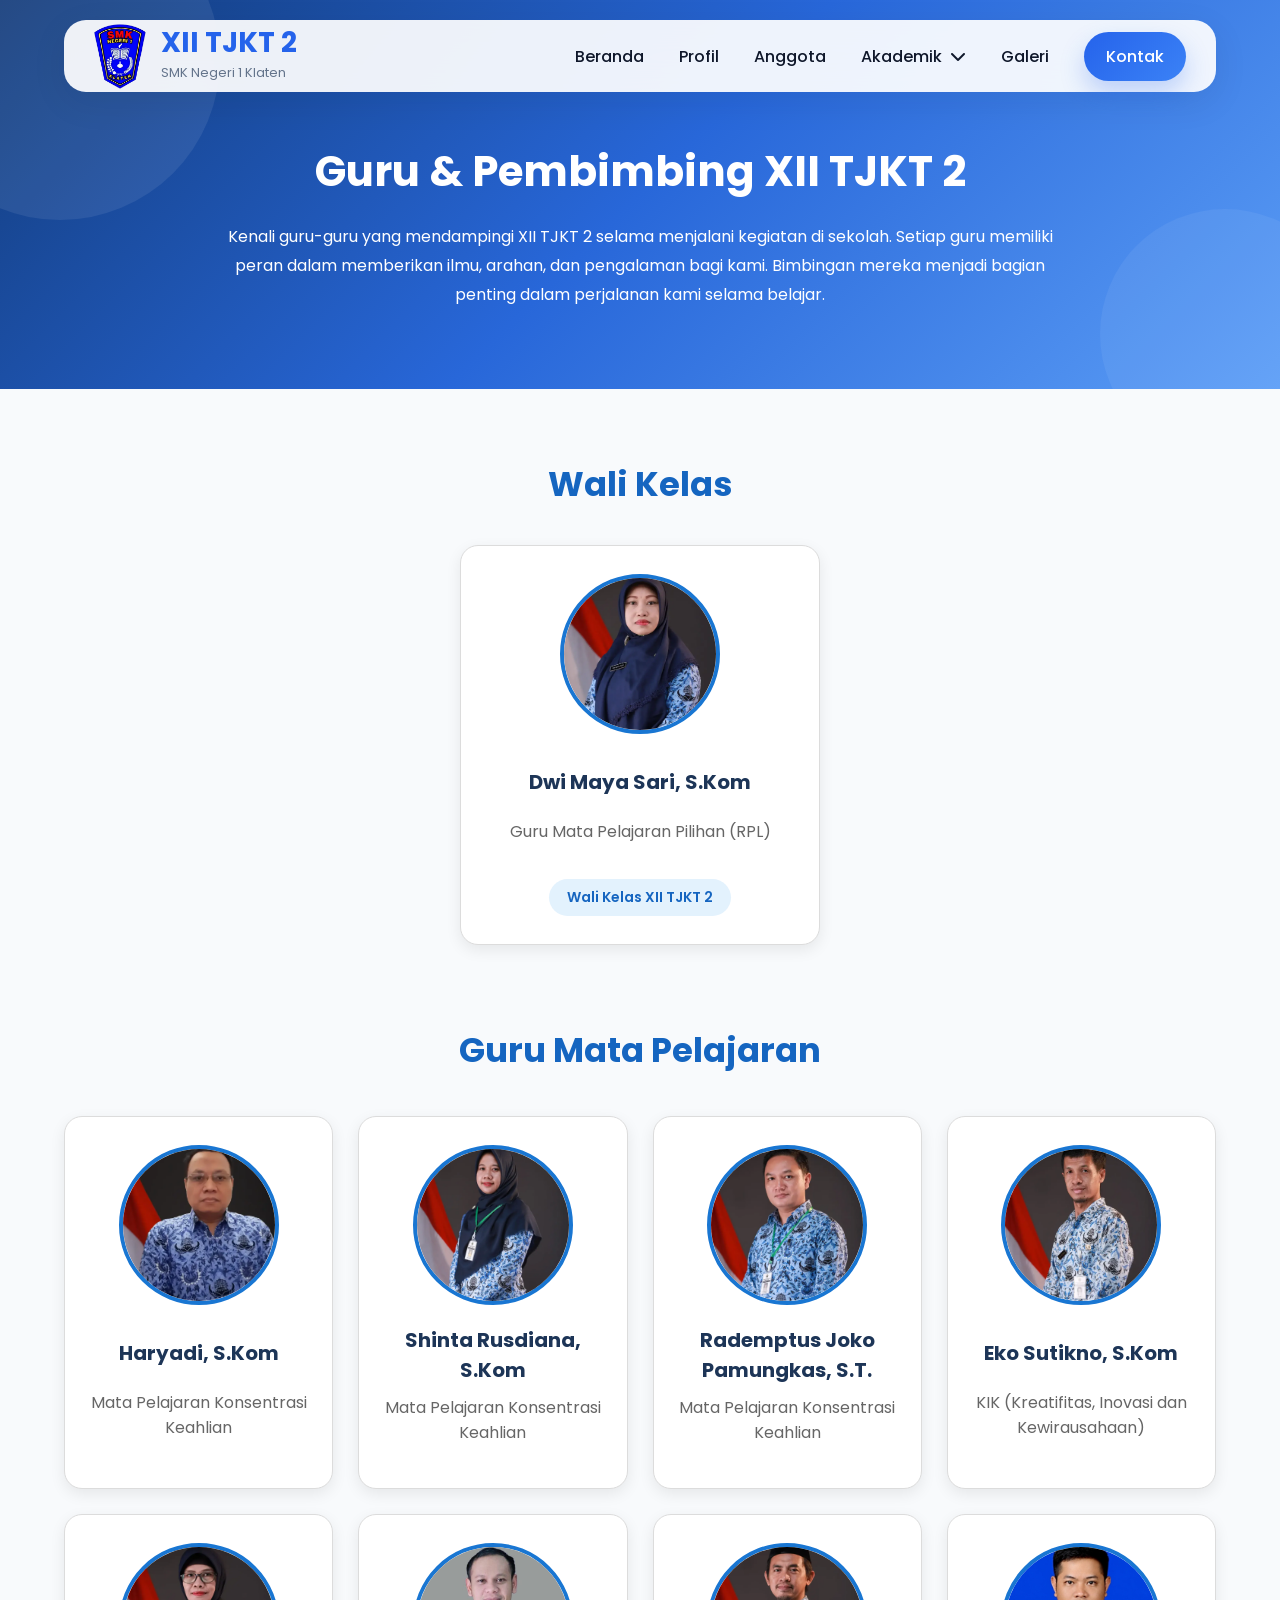
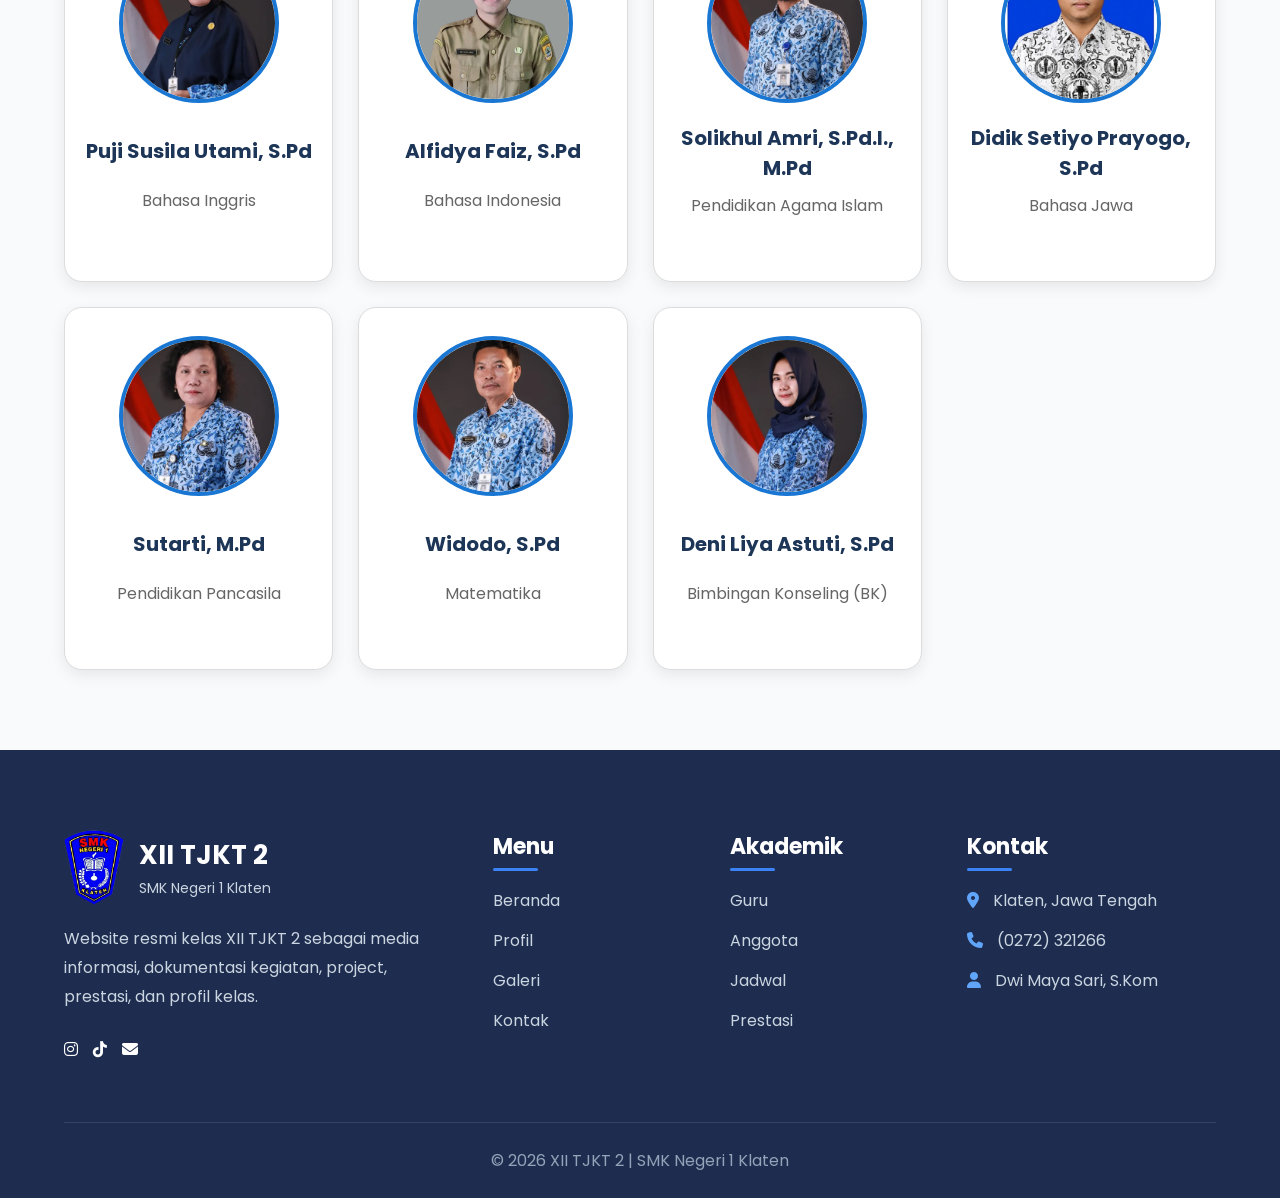
<file: guru.html>
<!DOCTYPE html>
<html lang="en">
<head>
<meta charset="UTF-8">
<meta name="viewport" content="width=device-width, initial-scale=1.0">
<title>Guru | XII TJKT 2</title>
<link rel="stylesheet" href="style3.css">
<link rel="stylesheet"
href="https://cdnjs.cloudflare.com/ajax/libs/font-awesome/6.6.0/css/all.min.css">
<link rel="icon" href="img/logo.png"> 
</head>
<body>
<!-- ================= NAVBAR ================= -->
    <header>

    <div class="container navbar">

        <!-- Logo -->

        <a href="index.html" class="logo">

            <img src="img/logo.png" alt="Logo SMK Negeri 1 Klaten">

            <div class="logo-text">

                <h2>XII TJKT 2</h2>

                <span>SMK Negeri 1 Klaten</span>

            </div>

        </a>

        <!-- Navigation -->

        <nav>

            <ul class="menu">

                <li>
                    <a href="index.html" >
                        Beranda
                    </a>
                </li>

                <li>
                    <a href="profil.html">
                        Profil
                    </a>
                </li>

                <li>
                    <a href="anggota.html">
                        Anggota
                    </a>
                </li>

                <li class="dropdown">

    <a href="#">
        Akademik
        <i class="fa-solid fa-chevron-down"></i>
    </a>

    <ul class="dropdown-menu">

        <li><a href="guru.html">Guru</a></li>

        <li><a href="jadwal.html">Jadwal</a></li>

        <li><a href="project.html">Project</a></li>

        <li><a href="prestasi.html">Prestasi</a></li>

        <li><a href="kegiatan.html">Kegiatan</a></li>

    </ul>

</li>

                <li>
                    <a href="galeri.html">
                        Galeri
                    </a>
                </li>

                <li>
                    <a href="kontak.html">
                        Kontak
                    </a>
                </li>

            </ul>

        </nav>

    </div>

    </header>

<!-- ================= HEADER ================= -->
<section class="guru-header">
<h1>Guru & Pembimbing XII TJKT 2</h1>

<p>
    Kenali guru-guru yang mendampingi XII TJKT 2 selama menjalani kegiatan di sekolah. Setiap guru memiliki peran dalam memberikan ilmu, arahan, dan pengalaman bagi kami. Bimbingan mereka menjadi bagian penting dalam perjalanan kami selama belajar.
</p>

</section>
<!-- ================= WALI KELAS ================= -->
<section class="wali-kelas">
<h2>Wali Kelas</h2>
<div class="guru-card">
<img src="img/guru/1.webp" alt="Dwi Mayasari">
<h3>Dwi Maya Sari, S.Kom</h3>
<p class="mapel">Guru Mata Pelajaran Pilihan (RPL)</p>
<span>Wali Kelas XII TJKT 2</span>
</div>
</section>
<!-- ================= GURU MATA PELAJARAN ================= -->
<section class="guru-section">
<h2 class="guru-tittle">Guru Mata Pelajaran</h2>
<!-- Guru 2 -->
 <div class="guru-container">
<div class="guru-card">
<img src="img/guru/2.webp" alt="Haryadi">
<h3>Haryadi, S.Kom</h3>
<p class="mapel">Mata Pelajaran Konsentrasi Keahlian</p>
</div>
<!-- Guru 3 -->
<div class="guru-card">
<img src="img/guru/3.webp" alt="Shinta Rusdiana">
<h3>Shinta Rusdiana, S.Kom</h3>
<p class="mapel">Mata Pelajaran Konsentrasi Keahlian</p>
</div>
<!-- Guru 4 -->
<div class="guru-card">
<img src="img/guru/4.webp" alt="Rademptus Joko Pamungkas">
<h3>Rademptus Joko Pamungkas, S.T.</h3>
<p class="mapel">Mata Pelajaran Konsentrasi Keahlian</p>
</div>
<!-- Guru 5 -->
<div class="guru-card">
<img src="img/guru/5.webp" alt="Eko Sutikno">
<h3 >Eko Sutikno, S.Kom</h3>
<p class="mapel">KIK (Kreatifitas, Inovasi dan Kewirausahaan)</p>
</div>
<!-- Guru 6 -->
<div class="guru-card">
<img src="img/guru/6.
webp" alt="Puji Susila Utami">
<h3>Puji Susila Utami, S.Pd</h3>
<p class="mapel">Bahasa Inggris</p>
</div>
<!-- Guru 7 -->
<div class="guru-card">
<img src="img/guru/7.
jpeg" alt="Alfidya Faiz">
<h3>Alfidya Faiz, S.Pd</h3>
<p class="mapel">Bahasa Indonesia</p>
</div>
<!-- Guru 8 -->
<div class="guru-card">
<img src="img/guru/8.
webp" alt="Solikhul Amri">
<h3>Solikhul Amri, S.Pd.I., M.Pd</h3>
<p class="mapel">Pendidikan Agama Islam</p>
</div>
<!-- Guru 9 -->
<div class="guru-card">
<img src="img/guru/9.
jpeg" alt="Didik Setiyo Prayogo">
<h3>Didik Setiyo Prayogo, S.Pd</h3>
<p class="mapel">Bahasa Jawa</p>
</div>
<!-- Guru 10 -->
<div class="guru-card">
<img src="img/guru/10.
webp" alt="Sutarti">
<h3>Sutarti, M.Pd</h3>
<p class="mapel">Pendidikan Pancasila</p>
</div>
<!-- Guru 11 -->
<div class="guru-card">
<img src="img/guru/11.
webp" alt="Widodo">
<h3>Widodo, S.Pd</h3>
<p class="mapel">Matematika</p>
</div>
<!-- Guru 12 -->
<div class="guru-card">
<img src="img/guru/12.
webp" alt="Deni Liya Astuti">
<h3>Deni Liya Astuti, S.Pd</h3>
<p class="mapel">Bimbingan Konseling (BK)</p>
</div>
</div>
</section>
<!-- ================= FOOTER ================= -->
<footer class="footer">

    <div class="container">

        <div class="footer-grid">

            <!-- Logo -->

            <div class="footer-box">

                <div class="footer-logo">

                    <img src="img/logo.png" alt="Logo">

                    <div>

                        <h2>XII TJKT 2</h2>

                        <span>SMK Negeri 1 Klaten</span>

                    </div>

                </div>

                <p>
                    Website resmi kelas XII TJKT 2 sebagai media informasi,
                    dokumentasi kegiatan, project, prestasi, dan profil kelas.
                </p>

                <div class="footer-social">
                    <a href="https://www.instagram.com/tjktwoo_/" target="_blank" title="@tjktwoo_">
                        <i class="fab fa-instagram"></i>
                    </a>

                    <a href="https://www.tiktok.com/@tjktwo27/" target="_blank" title="@tjktwo27">
                        <i class="fab fa-tiktok"></i>
                    </a>

                    <a href="https://ngl.link/tjkttwo27" target="_blank" title="Menfess">
                        <i class="fas fa-envelope"></i>
                    </a>
                </div>

            </div>

            <!-- Menu -->

            <div class="footer-box">

                <h3>Menu</h3>

                <ul>

                    <li><a href="index.html">Beranda</a></li>
                    <li><a href="profil.html">Profil</a></li>
                    <li><a href="galeri.html">Galeri</a></li>
                    <li><a href="kontak.html">Kontak</a></li>

                </ul>

            </div>

            <!-- Akademik -->

            <div class="footer-box">

                <h3>Akademik</h3>

                <ul>

                    <li><a href="guru.html">Guru</a></li>
                    <li><a href="anggota.html">Anggota</a></li>
                    <li><a href="jadwal.html">Jadwal</a></li>
                    <li><a href="prestasi.html">Prestasi</a></li>

                </ul>

            </div>

            <!-- Kontak -->

            <div class="footer-box">

                <h3>Kontak</h3>

                <ul>

                    <li>
                        <i class="fas fa-location-dot"></i>
                        Klaten, Jawa Tengah
                    </li>

                    <li>
                        <i class="fas fa-phone"></i>
                        (0272) 321266
                    </li>

                    <li>
                        <i class="fas fa-user"></i>
                        Dwi Maya Sari, S.Kom
                    </li>

                </ul>

            </div>

        </div>

        <div class="footer-bottom">

            <p>
                © 2026 XII TJKT 2 | SMK Negeri 1 Klaten
            </p>

        </div>

    </div>

</footer>
</body>
</html>
</file>
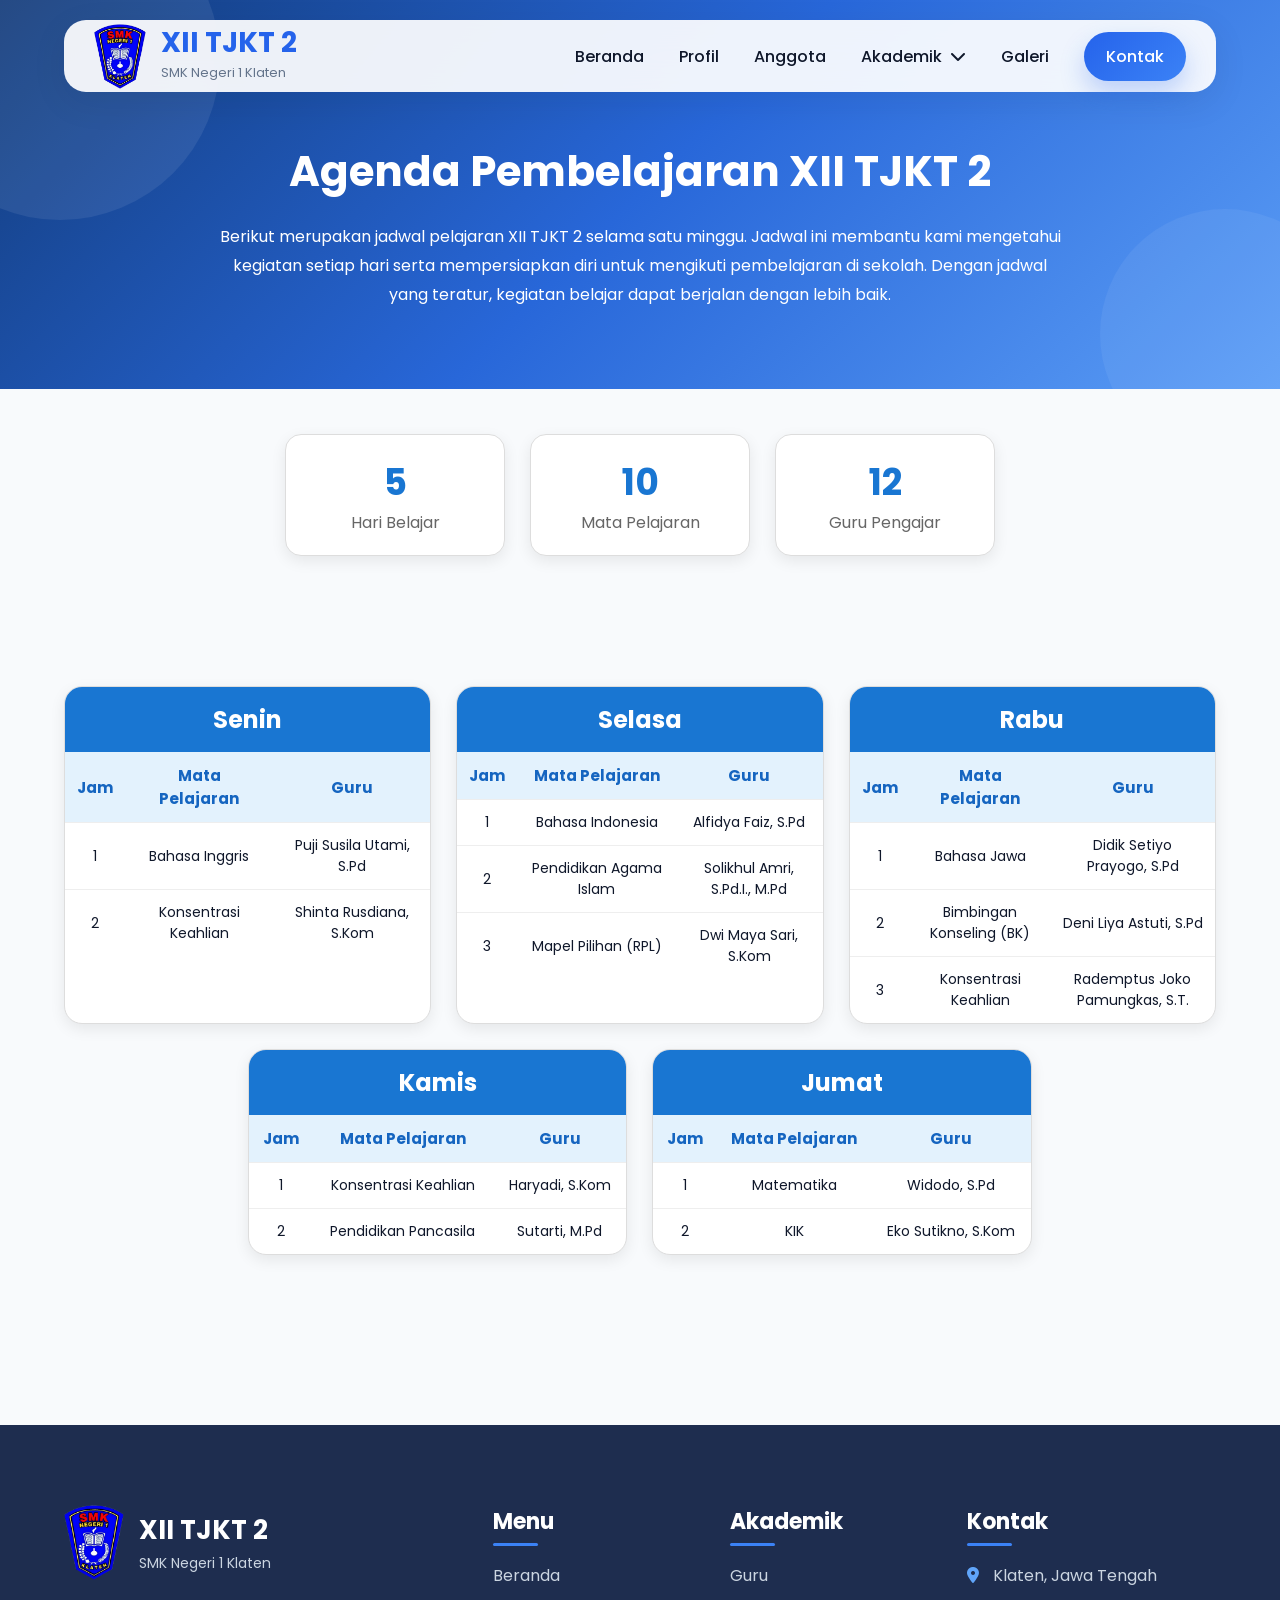
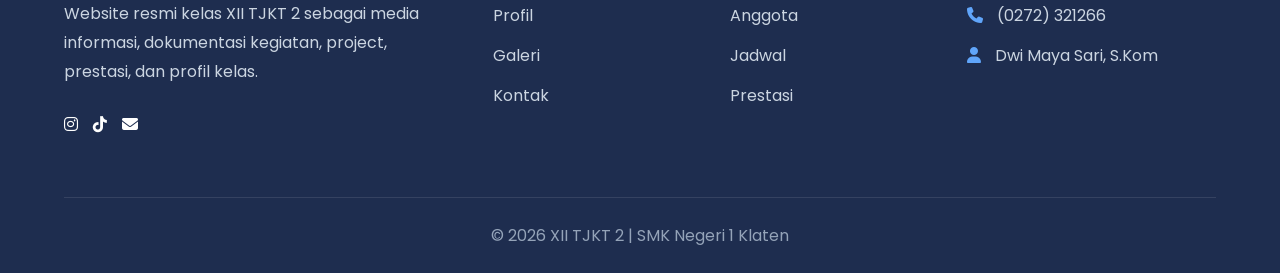
<file: jadwal.html>
<!DOCTYPE html>
<html lang="en">
<head>
    <meta charset="UTF-8">
    <meta name="viewport" content="width=device-width, initial-scale=1.0">
    <title>Jadwal | XII TJKT 2</title>
    <link rel="stylesheet" href="style3.css">
    <link rel="preconnect" href="https://fonts.googleapis.com">
    <link rel="preconnect" href="https://fonts.gstatic.com" crossorigin>
    <link href="https://fonts.googleapis.com/css2?family=Poppins:wght@300;400;500;600;700;800&display=swap" rel="stylesheet">
    <link rel="stylesheet"
href="https://cdnjs.cloudflare.com/ajax/libs/font-awesome/6.6.0/css/all.min.css">
<link rel="icon" href="img/logo.png"> 
</head>
<body>
        <!-- ================= NAVBAR ================= -->

    <header>

    <div class="container navbar">

        <!-- Logo -->

        <a href="index.html" class="logo">

            <img src="img/logo.png" alt="Logo SMK Negeri 1 Klaten">

            <div class="logo-text">

                <h2>XII TJKT 2</h2>

                <span>SMK Negeri 1 Klaten</span>

            </div>

        </a>

        <!-- Navigation -->

        <nav>

            <ul class="menu">

                <li>
                    <a href="index.html" >
                        Beranda
                    </a>
                </li>

                <li>
                    <a href="profil.html">
                        Profil
                    </a>
                </li>

                <li>
                    <a href="anggota.html">
                        Anggota
                    </a>
                </li>

                <li class="dropdown">

    <a href="#">
        Akademik
        <i class="fa-solid fa-chevron-down"></i>
    </a>

    <ul class="dropdown-menu">

        <li><a href="guru.html">Guru</a></li>

        <li><a href="jadwal.html">Jadwal</a></li>

        <li><a href="project.html">Project</a></li>

        <li><a href="prestasi.html">Prestasi</a></li>

        <li><a href="kegiatan.html">Kegiatan</a></li>

    </ul>

</li>

                <li>
                    <a href="galeri.html">
                        Galeri
                    </a>
                </li>

                <li>
                    <a href="kontak.html">
                        Kontak
                    </a>
                </li>

            </ul>

        </nav>

    </div>

    </header>

    <!-- ================= HEADER ================= -->

    <section class="jadwal-header">

        <h1>Agenda Pembelajaran XII TJKT 2</h1>

        <p>
             Berikut merupakan jadwal pelajaran XII TJKT 2 selama satu minggu. Jadwal ini membantu kami mengetahui kegiatan setiap hari serta mempersiapkan diri untuk mengikuti pembelajaran di sekolah. Dengan jadwal yang teratur, kegiatan belajar dapat berjalan dengan lebih baik.
        </p>

    </section>

    <!-- ================= JADWAL ================= -->
<section class="jadwal-info">

    <div class="info-box">
        <h2>5</h2>
        <p>Hari Belajar</p>
    </div>

    <div class="info-box">
        <h2>10</h2>
        <p>Mata Pelajaran</p>
    </div>

    <div class="info-box">
        <h2>12</h2>
        <p>Guru Pengajar</p>
    </div>

</section>
    <section class="jadwal-container">
        <div class="jadwal-row">

        <!-- ================= SENIN ================= -->

            <div class="jadwal-card">

                <h2>Senin</h2>

                <table>

                    <tr>
                        <th>Jam</th>
                        <th>Mata Pelajaran</th>
                        <th>Guru</th>
                    </tr>

                    <tr>
                        <td>1</td>
                        <td>Bahasa Inggris</td>
                        <td>Puji Susila Utami, S.Pd</td>
                    </tr>

                    <tr>
                        <td>2</td>
                        <td>Konsentrasi Keahlian</td>
                        <td>Shinta Rusdiana, S.Kom</td>
                    </tr>

                </table>

            </div>

        <!-- ================= SELASA ================= -->

            <div class="jadwal-card">

                <h2>Selasa</h2>

                <table>

                    <tr>
                        <th>Jam</th>
                        <th>Mata Pelajaran</th>
                        <th>Guru</th>
                    </tr>

                    <tr>
                        <td>1</td>
                        <td>Bahasa Indonesia</td>
                        <td>Alfidya Faiz, S.Pd</td>
                    </tr>

                    <tr>
                        <td>2</td>
                        <td>Pendidikan Agama Islam</td>
                        <td>Solikhul Amri, S.Pd.I., M.Pd</td>
                    </tr>

                    <tr>
                        <td>3</td>
                        <td>Mapel Pilihan (RPL)</td>
                        <td>Dwi Maya Sari, S.Kom</td>
                    </tr>

                </table>

            </div>

        <!-- ================= RABU ================= -->

            <div class="jadwal-card">

                <h2>Rabu</h2>

                <table>

                    <tr>
                        <th>Jam</th>
                        <th>Mata Pelajaran</th>
                        <th>Guru</th>
                    </tr>

                    <tr>
                        <td>1</td>
                        <td>Bahasa Jawa</td>
                        <td>Didik Setiyo Prayogo, S.Pd</td>
                    </tr>

                    <tr>
                        <td>2</td>
                        <td>Bimbingan Konseling (BK)</td>
                        <td>Deni Liya Astuti, S.Pd</td>
                    </tr>

                    <tr>
                        <td>3</td>
                        <td>Konsentrasi Keahlian</td>
                        <td>Rademptus Joko Pamungkas, S.T.</td>
                    </tr>

                </table>

            </div>
        </div>
                <!-- ================= KAMIS ================= -->
        <div class="jadwal-row bawah">
            <div class="jadwal-card">

                <h2>Kamis</h2>

                <table>

                    <tr>
                        <th>Jam</th>
                        <th>Mata Pelajaran</th>
                        <th>Guru</th>
                    </tr>

                    <tr>
                        <td>1</td>
                        <td>Konsentrasi Keahlian</td>
                        <td>Haryadi, S.Kom</td>
                    </tr>

                    <tr>
                        <td>2</td>
                        <td>Pendidikan Pancasila</td>
                        <td>Sutarti, M.Pd</td>
                    </tr>

                </table>

            </div>

        <!-- ================= JUMAT ================= -->

            <div class="jadwal-card">

                <h2>Jumat</h2>

                <table>

                    <tr>
                        <th>Jam</th>
                        <th>Mata Pelajaran</th>
                        <th>Guru</th>
                    </tr>

                    <tr>
                        <td>1</td>
                        <td>Matematika</td>
                        <td>Widodo, S.Pd</td>
                    </tr>

                    <tr>
                        <td>2</td>
                        <td>KIK</td>
                        <td>Eko Sutikno, S.Kom</td>
                    </tr>

                </table>

            </div>
        </div>
    </section>

    <!-- ================= FOOTER ================= -->

<footer class="footer">

    <div class="container">

        <div class="footer-grid">

            <!-- Logo -->

            <div class="footer-box">

                <div class="footer-logo">

                    <img src="img/logo.png" alt="Logo">

                    <div>

                        <h2>XII TJKT 2</h2>

                        <span>SMK Negeri 1 Klaten</span>

                    </div>

                </div>

                <p>
                    Website resmi kelas XII TJKT 2 sebagai media informasi,
                    dokumentasi kegiatan, project, prestasi, dan profil kelas.
                </p>

                <div class="footer-social">
                    <a href="https://www.instagram.com/tjktwoo_/" target="_blank" title="@tjktwoo_">
                        <i class="fab fa-instagram"></i>
                    </a>

                    <a href="https://www.tiktok.com/@tjktwo27/" target="_blank" title="@tjktwo27">
                        <i class="fab fa-tiktok"></i>
                    </a>

                    <a href="https://ngl.link/tjkttwo27" target="_blank" title="Menfess">
                        <i class="fas fa-envelope"></i>
                    </a>
                </div>

            </div>

            <!-- Menu -->

            <div class="footer-box">

                <h3>Menu</h3>

                <ul>

                    <li><a href="index.html">Beranda</a></li>
                    <li><a href="profil.html">Profil</a></li>
                    <li><a href="galeri.html">Galeri</a></li>
                    <li><a href="kontak.html">Kontak</a></li>

                </ul>

            </div>

            <!-- Akademik -->

            <div class="footer-box">

                <h3>Akademik</h3>

                <ul>

                    <li><a href="guru.html">Guru</a></li>
                    <li><a href="anggota.html">Anggota</a></li>
                    <li><a href="jadwal.html">Jadwal</a></li>
                    <li><a href="prestasi.html">Prestasi</a></li>

                </ul>

            </div>

            <!-- Kontak -->

            <div class="footer-box">

                <h3>Kontak</h3>

                <ul>

                    <li>
                        <i class="fas fa-location-dot"></i>
                        Klaten, Jawa Tengah
                    </li>

                    <li>
                        <i class="fas fa-phone"></i>
                        (0272) 321266
                    </li>

                    <li>
                        <i class="fas fa-user"></i>
                        Dwi Maya Sari, S.Kom
                    </li>

                </ul>

            </div>

        </div>

        <div class="footer-bottom">

            <p>
                © 2026 XII TJKT 2 | SMK Negeri 1 Klaten
            </p>

        </div>

    </div>

</footer>
</html>
</file>
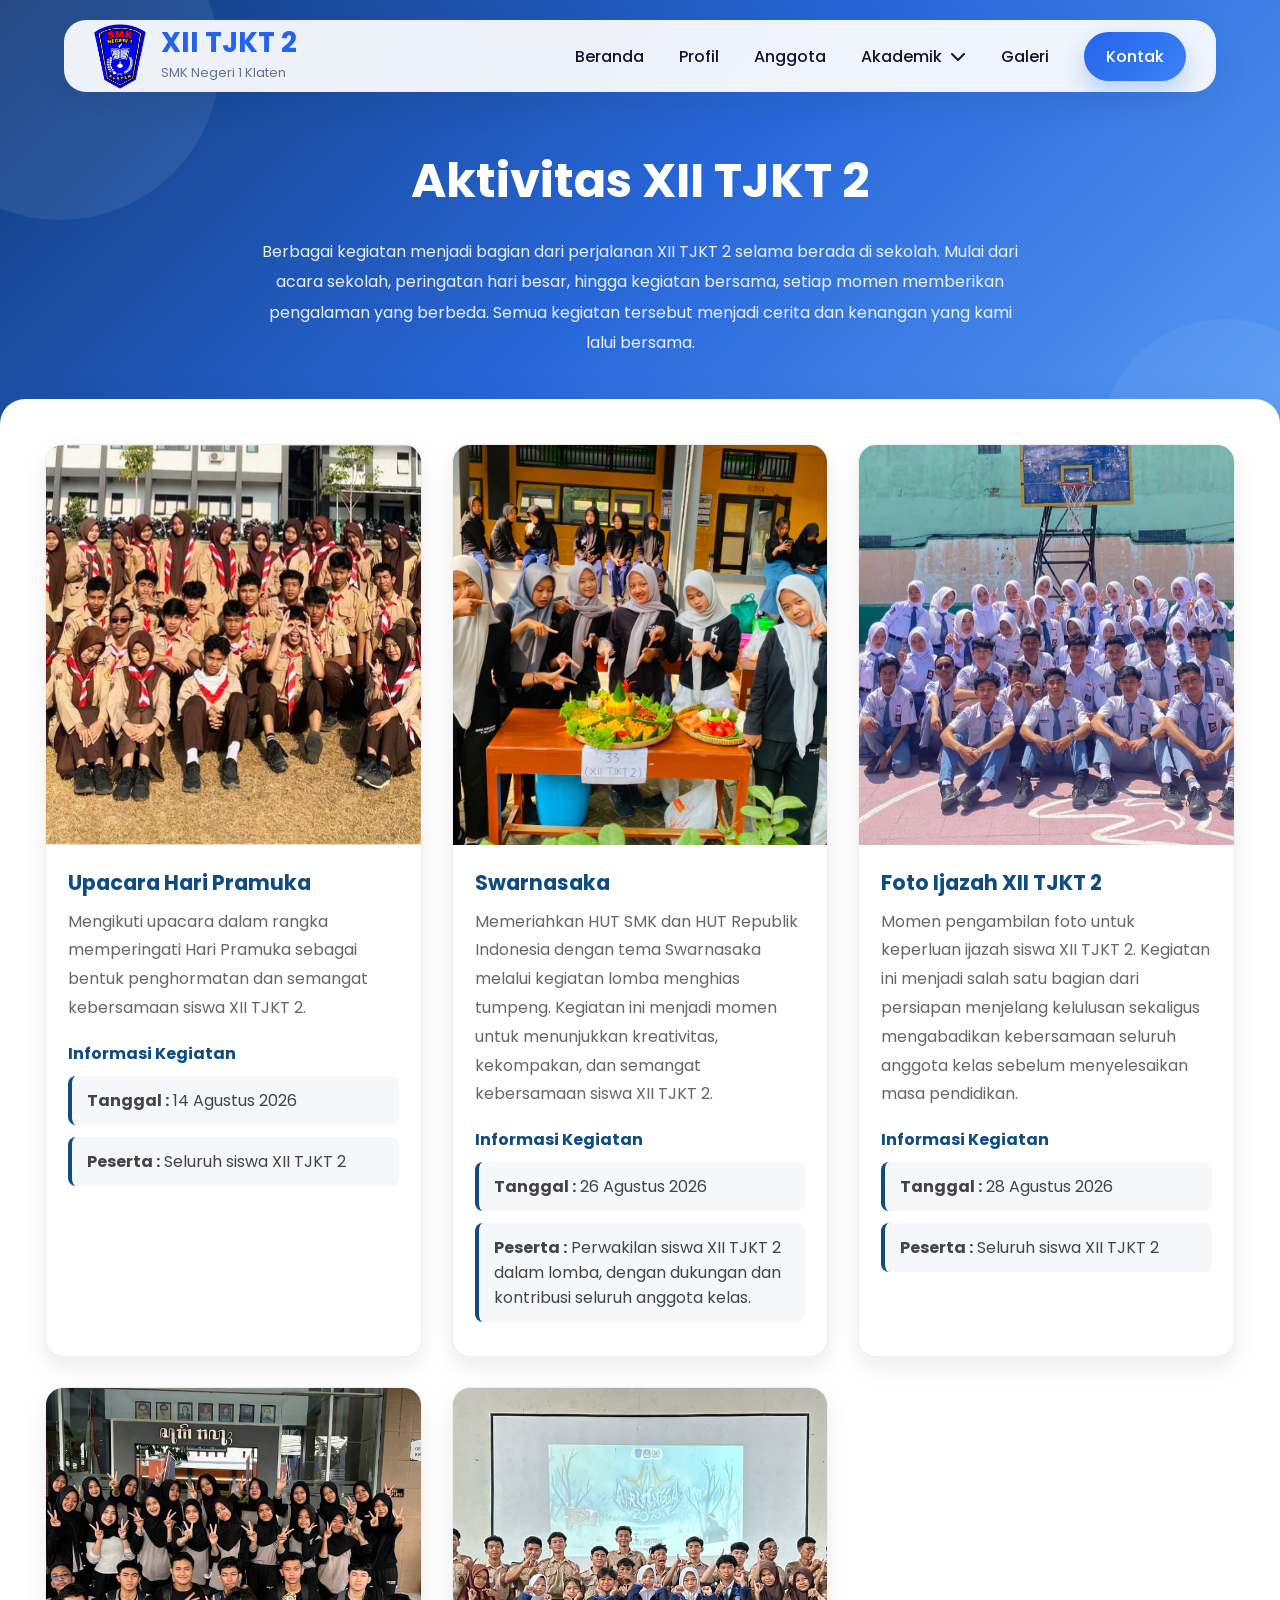
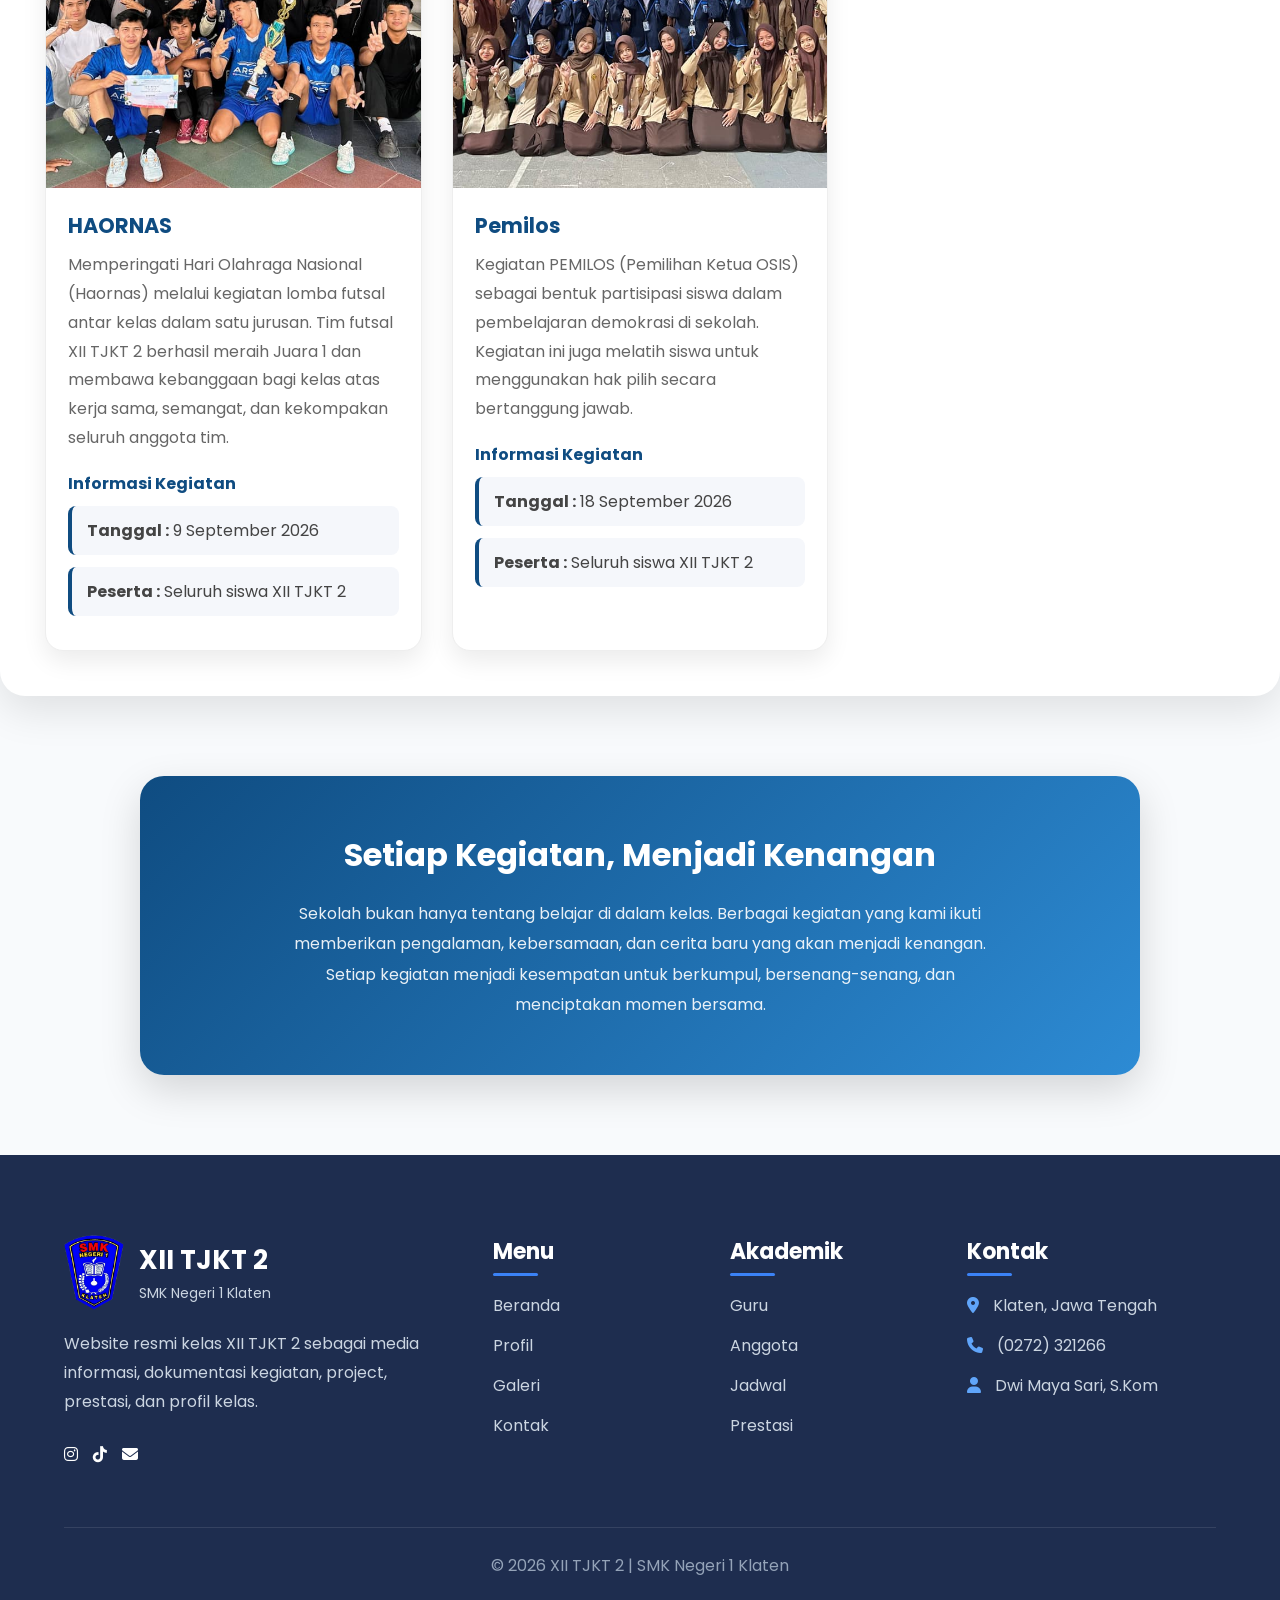
<file: kegiatan.html>
<!DOCTYPE html>
<html lang="en">
<head>
    <meta charset="UTF-8">
    <meta name="viewport" content="width=device-width, initial-scale=1.0">
    <title>Kegiatan | XII TJKT 2</title>
    <link rel="stylesheet" href="style3.css">
    <style>
.kegiatan-container {
    display: grid !important;
    grid-template-columns: repeat(3, 1fr) !important;
}

</style>
    <link rel="preconnect" href="https://fonts.googleapis.com">
    <link rel="preconnect" href="https://fonts.gstatic.com" crossorigin>
    <link href="https://fonts.googleapis.com/css2?family=Poppins:wght@300;400;500;600;700;800&display=swap" rel="stylesheet">
    <link rel="stylesheet"
href="https://cdnjs.cloudflare.com/ajax/libs/font-awesome/6.6.0/css/all.min.css">
<link rel="icon" href="img/logo.png"> 

    <style>
@media (max-width: 768px) {
    .kegiatan-container {
        display: grid !important;
        grid-template-columns: 1fr !important;
        gap: 25px !important;
        margin: -45px 20px 50px !important;
        padding: 20px !important;
    }

    .kegiatan-card {
        width: 100% !important;
    }

    .kegiatan-card img {
        width: 100% !important;
        height: 220px !important;
        object-fit: cover !important;
    }

    .kegiatan-card h2 {
        font-size: 24px !important;
        line-height: 1.3 !important;
    }

    .kegiatan-card p {
        font-size: 15px !important;
        line-height: 1.7 !important;
    }
}
</style>
</head>
<body>
        <!-- ================= NAVBAR ================= -->

    <header>

    <div class="container navbar">

        <!-- Logo -->

        <a href="index.html" class="logo">

            <img src="img/logo.png" alt="Logo SMK Negeri 1 Klaten">

            <div class="logo-text">

                <h2>XII TJKT 2</h2>

                <span>SMK Negeri 1 Klaten</span>

            </div>

        </a>

        <!-- Navigation -->

        <nav>

            <ul class="menu">

                <li>
                    <a href="index.html" >
                        Beranda
                    </a>
                </li>

                <li>
                    <a href="profil.html">
                        Profil
                    </a>
                </li>

                <li>
                    <a href="anggota.html">
                        Anggota
                    </a>
                </li>

                <li class="dropdown">

    <a href="#">
        Akademik
        <i class="fa-solid fa-chevron-down"></i>
    </a>

    <ul class="dropdown-menu">

        <li><a href="guru.html">Guru</a></li>

        <li><a href="jadwal.html">Jadwal</a></li>

        <li><a href="project.html">Project</a></li>

        <li><a href="prestasi.html">Prestasi</a></li>

        <li><a href="kegiatan.html">Kegiatan</a></li>

    </ul>

</li>

                <li>
                    <a href="galeri.html">
                        Galeri
                    </a>
                </li>

                <li>
                    <a href="kontak.html">
                        Kontak
                    </a>
                </li>

            </ul>

        </nav>

    </div>

    </header>

    <!-- ================= HEADER ================= -->

    <section class="kegiatan-header">

        <h1>Aktivitas XII TJKT 2</h1>

        <p>
            Berbagai kegiatan menjadi bagian dari perjalanan XII TJKT 2 selama berada di sekolah. Mulai dari acara sekolah, peringatan hari besar, hingga kegiatan bersama, setiap momen memberikan pengalaman yang berbeda. Semua kegiatan tersebut menjadi cerita dan kenangan yang kami lalui bersama.
</p>

    </section>



    <!-- ================= DAFTAR KEGIATAN ================= -->

    <section class="kegiatan-container">



        <!-- ================= KEGIATAN 1 ================= -->


        <div class="kegiatan-card">


            <img src="img/kegiatan/1.jpeg"
                 alt="Praktik VLAN">


            <h2>Upacara Hari Pramuka</h2>


            <p>
                Mengikuti upacara dalam rangka memperingati
                Hari Pramuka sebagai bentuk penghormatan dan
                semangat kebersamaan siswa XII TJKT 2.
            </p>


            <h4>Informasi Kegiatan</h4>


            <ul>

                <li>
                    <strong>Tanggal :</strong>
                    14 Agustus 2026
                </li>


                <li>
                    <strong>Peserta :</strong>
                    Seluruh siswa XII TJKT 2
                </li>


            </ul>


        </div>
        <div class="kegiatan-card">


            <img src="img/kegiatan/2.jpeg"
                 alt="Praktik VLAN">


            <h2>Swarnasaka</h2>


            <p>
                Memeriahkan HUT SMK dan HUT Republik Indonesia dengan tema Swarnasaka melalui kegiatan lomba menghias tumpeng. Kegiatan ini menjadi momen untuk menunjukkan kreativitas, kekompakan, dan semangat kebersamaan siswa XII TJKT 2.
            </p>


            <h4>Informasi Kegiatan</h4>


            <ul>

                <li>
                    <strong>Tanggal :</strong>
                    26 Agustus 2026
                </li>


                <li>
                    <strong>Peserta :</strong>
                    Perwakilan siswa XII TJKT 2 dalam lomba, dengan dukungan dan kontribusi seluruh anggota kelas.
                </li>


            </ul>


        </div>
        <div class="kegiatan-card">


            <img src="img/kegiatan/3.jpeg"
                 alt="Praktik VLAN">


            <h2>Foto Ijazah XII TJKT 2</h2>


            <p>
                Momen pengambilan foto untuk keperluan ijazah siswa XII TJKT 2. Kegiatan ini menjadi salah satu bagian dari persiapan menjelang kelulusan sekaligus mengabadikan kebersamaan seluruh anggota kelas sebelum menyelesaikan masa pendidikan.
            </p>


            <h4>Informasi Kegiatan</h4>


            <ul>

                <li>
                    <strong>Tanggal :</strong>
                    28 Agustus 2026
                </li>


                <li>
                    <strong>Peserta :</strong>
                    Seluruh siswa XII TJKT 2
                </li>


            </ul>


        </div>
        <div class="kegiatan-card">


            <img src="img/kegiatan/4.jpeg"
                 alt="Praktik VLAN">


            <h2>HAORNAS</h2>


            <p>
                Memperingati Hari Olahraga Nasional (Haornas) melalui kegiatan lomba futsal antar kelas dalam satu jurusan. Tim futsal XII TJKT 2 berhasil meraih Juara 1 dan membawa kebanggaan bagi kelas atas kerja sama, semangat, dan kekompakan seluruh anggota tim.
            </p>


            <h4>Informasi Kegiatan</h4>


            <ul>

                <li>
                    <strong>Tanggal :</strong>
                    9 September 2026
                </li>


                <li>
                    <strong>Peserta :</strong>
                    Seluruh siswa XII TJKT 2
                </li>


            </ul>


        </div>
        <div class="kegiatan-card">


            <img src="img/kegiatan/5.jpeg"
                 alt="Praktik VLAN">


            <h2>Pemilos</h2>


            <p>
                Kegiatan PEMILOS (Pemilihan Ketua OSIS) sebagai bentuk partisipasi siswa dalam pembelajaran demokrasi di sekolah. Kegiatan ini juga melatih siswa untuk menggunakan hak pilih secara bertanggung jawab.
            </p>


            <h4>Informasi Kegiatan</h4>


            <ul>

                <li>
                    <strong>Tanggal :</strong>
                    18 September 2026
                </li>


                <li>
                    <strong>Peserta :</strong>
                    Seluruh siswa XII TJKT 2
                </li>


            </ul>


        </div>

    </section>
    <section class="kegiatan-end">

    <h2>Setiap Kegiatan, Menjadi Kenangan</h2>

    <p>
    Sekolah bukan hanya tentang belajar di dalam kelas. Berbagai kegiatan yang kami ikuti memberikan pengalaman, kebersamaan, dan cerita baru yang akan menjadi kenangan. Setiap kegiatan menjadi kesempatan untuk berkumpul, bersenang-senang, dan menciptakan momen bersama.
</p>

</section>



    <!-- ================= FOOTER ================= -->


 <footer class="footer">

    <div class="container">

        <div class="footer-grid">

            <!-- Logo -->

            <div class="footer-box">

                <div class="footer-logo">

                    <img src="img/logo.png" alt="Logo">

                    <div>

                        <h2>XII TJKT 2</h2>

                        <span>SMK Negeri 1 Klaten</span>

                    </div>

                </div>

                <p>
                    Website resmi kelas XII TJKT 2 sebagai media informasi,
                    dokumentasi kegiatan, project, prestasi, dan profil kelas.
                </p>

                <div class="footer-social">
                    <a href="https://www.instagram.com/tjktwoo_/" target="_blank" title="@tjktwoo_">
                        <i class="fab fa-instagram"></i>
                    </a>

                    <a href="https://www.tiktok.com/@tjktwo27/" target="_blank" title="@tjktwo27">
                        <i class="fab fa-tiktok"></i>
                    </a>

                    <a href="https://ngl.link/tjkttwo27" target="_blank" title="Menfess">
                        <i class="fas fa-envelope"></i>
                    </a>
                </div>

            </div>

            <!-- Menu -->

            <div class="footer-box">

                <h3>Menu</h3>

                <ul>

                    <li><a href="index.html">Beranda</a></li>
                    <li><a href="profil.html">Profil</a></li>
                    <li><a href="galeri.html">Galeri</a></li>
                    <li><a href="kontak.html">Kontak</a></li>

                </ul>

            </div>

            <!-- Akademik -->

            <div class="footer-box">

                <h3>Akademik</h3>

                <ul>

                    <li><a href="guru.html">Guru</a></li>
                    <li><a href="anggota.html">Anggota</a></li>
                    <li><a href="jadwal.html">Jadwal</a></li>
                    <li><a href="prestasi.html">Prestasi</a></li>

                </ul>

            </div>

            <!-- Kontak -->

            <div class="footer-box">

                <h3>Kontak</h3>

                <ul>

                    <li>
                        <i class="fas fa-location-dot"></i>
                        Klaten, Jawa Tengah
                    </li>

                    <li>
                        <i class="fas fa-phone"></i>
                        (0272) 321266
                    </li>

                    <li>
                        <i class="fas fa-user"></i>
                        Dwi Maya Sari, S.Kom
                    </li>

                </ul>

            </div>

        </div>

        <div class="footer-bottom">

            <p>
                © 2026 XII TJKT 2 | SMK Negeri 1 Klaten
            </p>

        </div>

    </div>

</footer>
</body>
</html>
</file>
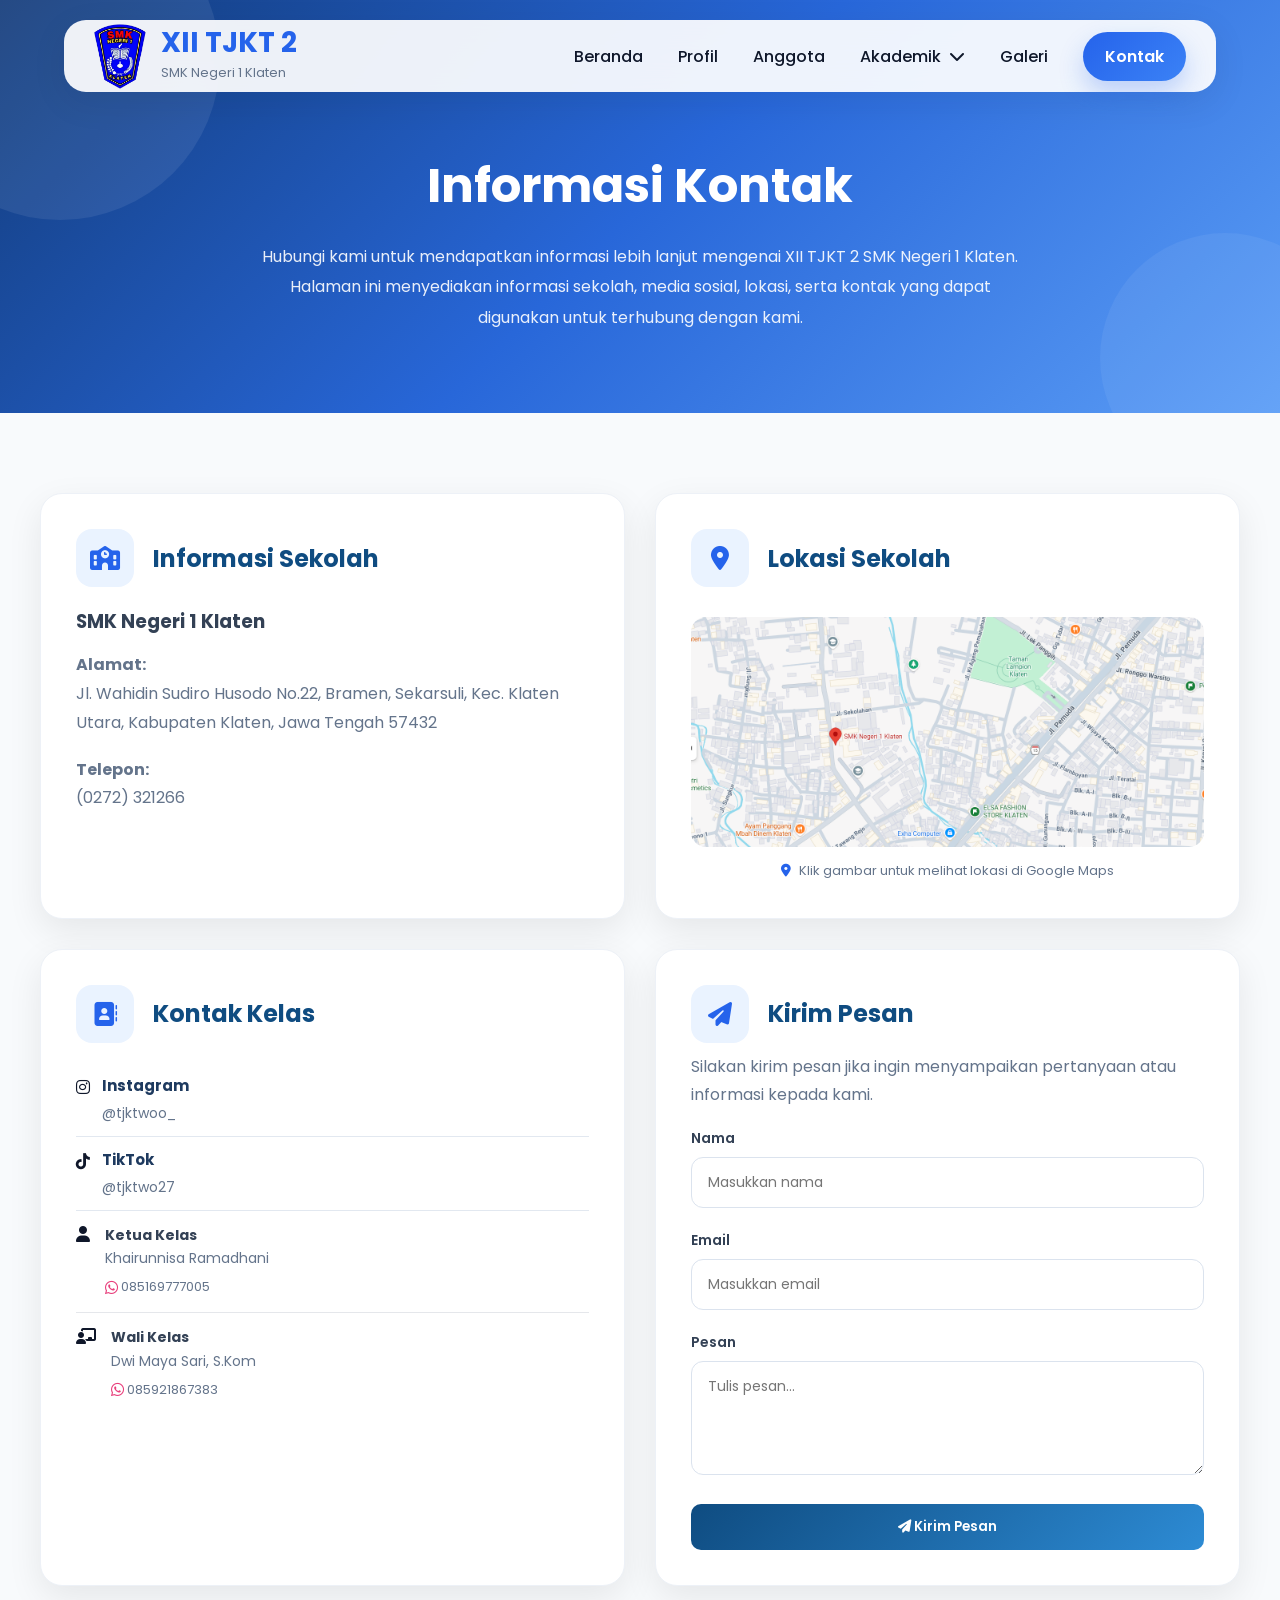
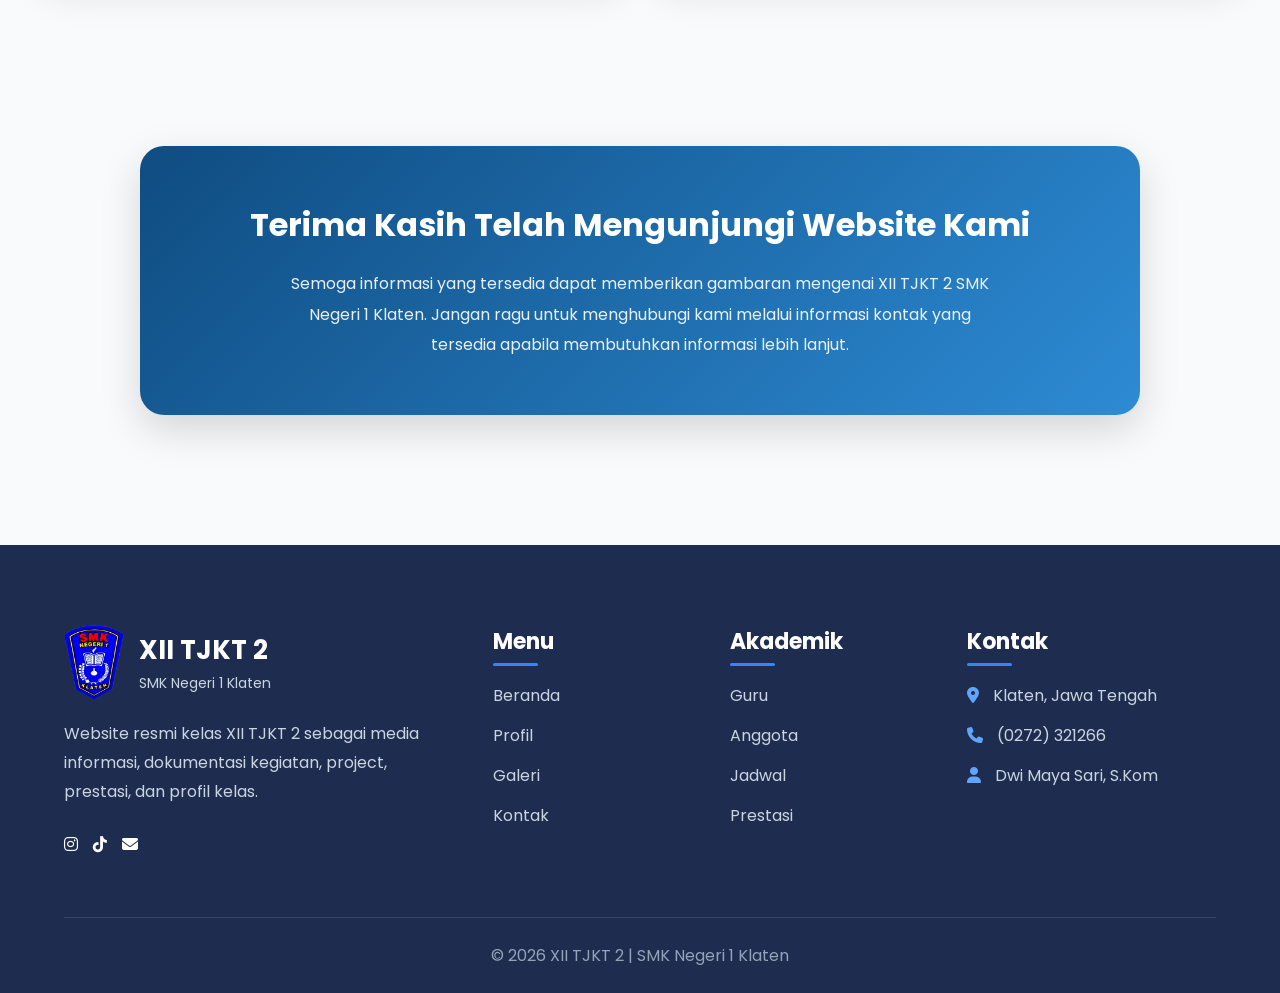
<file: kontak.html>
<!DOCTYPE html>
<html lang="en">
<head>
    <meta charset="UTF-8">
    <meta name="viewport" content="width=device-width, initial-scale=1.0">
    <title>Kontak | XII TJKT 2</title>
    <link rel="stylesheet" href="style3.css">
    <link rel="preconnect" href="https://fonts.googleapis.com">
    <link rel="preconnect" href="https://fonts.gstatic.com" crossorigin>
    <link href="https://fonts.googleapis.com/css2?family=Poppins:wght@300;400;500;600;700;800&display=swap" rel="stylesheet">
    <link rel="stylesheet"
href="https://cdnjs.cloudflare.com/ajax/libs/font-awesome/6.6.0/css/all.min.css">
<link rel="icon" href="img/logo.png"> 
</head>
<body>
        <!-- ================= NAVBAR ================= -->

    <header>

    <div class="container navbar">

        <!-- Logo -->

        <a href="index.html" class="logo">

            <img src="img/logo.png" alt="Logo SMK Negeri 1 Klaten">

            <div class="logo-text">

                <h2>XII TJKT 2</h2>

                <span>SMK Negeri 1 Klaten</span>

            </div>

        </a>

        <!-- Navigation -->

        <nav>

            <ul class="menu">

                <li>
                    <a href="index.html" >
                        Beranda
                    </a>
                </li>

                <li>
                    <a href="profil.html">
                        Profil
                    </a>
                </li>
                <li>
                    <a href="anggota.html">
                        Anggota
                    </a>
                </li>

                <li class="dropdown">

    <a href="#">
        Akademik
        <i class="fa-solid fa-chevron-down"></i>
    </a>

    <ul class="dropdown-menu">

        <li><a href="guru.html">Guru</a></li>

        <li><a href="jadwal.html">Jadwal</a></li>

        <li><a href="project.html">Project</a></li>

        <li><a href="prestasi.html">Prestasi</a></li>

        <li><a href="kegiatan.html">Kegiatan</a></li>

    </ul>

</li>

                <li>
                    <a href="galeri.html">
                        Galeri
                    </a>
                </li>

                <li>
                    <a href="kontak.html" class="active">
                        Kontak
                    </a>
                </li>

            </ul>

        </nav>

    </div>

    </header>

    <!-- ================= HEADER ================= -->


    <section class="kontak-header">


        <h1>Informasi Kontak</h1>


        <p>
    Hubungi kami untuk mendapatkan informasi lebih lanjut mengenai XII TJKT 2 SMK Negeri 1 Klaten. Halaman ini menyediakan informasi sekolah, media sosial, lokasi, serta kontak yang dapat digunakan untuk terhubung dengan kami.
</p>

    </section>

    <!-- ================= INFORMASI SEKOLAH ================= -->


    <!-- ================= INFORMASI UTAMA ================= -->

<!-- ================= INFORMASI UTAMA ================= -->

<section class="kontak-content">

    <!-- BARIS 1 -->

    <div class="kontak-row">

        <!-- INFORMASI SEKOLAH -->
        <div class="kontak-card sekolah-card">

            <div class="kontak-icon">
                <i class="fas fa-school"></i>
            </div>

            <h2>Informasi Sekolah</h2>

            <h3>SMK Negeri 1 Klaten</h3>

            <p>
                <strong>Alamat:</strong><br>
                Jl. Wahidin Sudiro Husodo No.22,
                Bramen, Sekarsuli,
                Kec. Klaten Utara,
                Kabupaten Klaten,
                Jawa Tengah 57432
            </p>

            <p>
                <strong>Telepon:</strong><br>
                (0272) 321266
            </p>

        </div>


        <!-- LOKASI SEKOLAH -->
        <div class="kontak-card lokasi-card">

            <div class="kontak-icon">
                <i class="fas fa-location-dot"></i>
            </div>

            <h2>Lokasi Sekolah</h2>

            <div class="map-box">

                <a href="https://maps.app.goo.gl/ivbHrcyELxCazrYbA"
                   target="_blank">

                    <img src="img/lokasi-sekolah.png"
                         alt="Lokasi SMK Negeri 1 Klaten">

                </a>

            </div>

            <p class="map-text">
                <i class="fas fa-location-dot"></i>
                Klik gambar untuk melihat lokasi di Google Maps
            </p>

        </div>

    </div>


    <!-- BARIS 2 -->

    <div class="kontak-row">

        <!-- KONTAK KELAS -->
        <div class="kontak-card">

            <div class="kontak-icon">
                <i class="fas fa-address-book"></i>
            </div>

            <h2>Kontak Kelas</h2>

            <!-- <div class="kontak-item">

                <i class="fab fa-instagram"></i>

                <div>
                    <strong>Instagram</strong>
                    <span>@tjktwoo_
                    </span>
                </div>

            </div> -->
            <div class="contact-item">
    <div class="contact-icon">
        <i class="fa-brands fa-instagram"></i>
    </div>

    <div class="contact-info">
        <a href="https://www.instagram.com/tjktwoo_/" target="_blank">
            <strong>Instagram</strong>
            <span>@tjktwoo_</span>
        </a>
    </div>
</div>

            <!-- <div class="kontak-item">

                <i class="fab fa-tiktok"></i>

                <div>
                    <strong>TikTok</strong>
                    <span>@tjktwo27</span>
                </div>

            </div> -->
            <div class="contact-item">
    <div class="contact-icon">
        <i class="fa-brands fa-tiktok"></i>
    </div>

    <div class="contact-info">
        <a href="https://www.tiktok.com/@tjktwo27" target="_blank">
            <strong>TikTok</strong>
            <span>@tjktwo27</span>
        </a>
    </div>
</div>

            <!-- <div class="kontak-item">

                <i class="fas fa-user"></i>

                <div>
                    <strong>Ketua Kelas</strong>
                    <span>Khairunnisa Ramadhani</span>
                    <span>📞 085169777005</span>
                </div>

            </div> -->
            <div class="kontak-item">
    <div class="contact-icon">
        <i class="fa-solid fa-user"></i>
    </div>

    <div class="contact-info">
        <strong>Ketua Kelas</strong>
        <span>Khairunnisa Ramadhani</span>

        <a href="https://wa.me/6285169777005" target="_blank" class="contact-phone">
            <i class="fa-brands fa-whatsapp"></i>
            085169777005
        </a>
    </div>
</div>

            <!-- <div class="kontak-item">

                <i class="fas fa-chalkboard-user"></i>

                <div>
                    <strong>Wali Kelas</strong>
                    <span>Dwi Mayasari, S.Kom</span>
                    <span>📞 085921867383</span>
                </div>

            </div> -->
            <div class="kontak-item">
    <div class="contact-icon">
        <i class="fa-solid fa-chalkboard-user"></i>
    </div>

    <div class="contact-info">
        <strong>Wali Kelas</strong>
        <span>Dwi Maya Sari, S.Kom</span>

        <a href="https://wa.me/6285921867383" target="_blank" class="contact-phone">
            <i class="fa-brands fa-whatsapp"></i>
            085921867383
        </a>
    </div>
</div>

        </div>


        <!-- KIRIM PESAN -->
        <div class="kontak-card pesan-card">

            <div class="kontak-icon">
                <i class="fas fa-paper-plane"></i>
                
            </div>

            <h2>Kirim Pesan</h2>

            <p class="pesan-desc">
                Silakan kirim pesan jika ingin menyampaikan
                pertanyaan atau informasi kepada kami.
            </p>

            <form action="https://formspree.io/f/mvkpbwdn"
                  method="post"
                >

                <div class="form-group">

                    <label>Nama</label>

                    <input type="text"
                           name="Nama"
                           placeholder="Masukkan nama"
                           required>

                </div>

                <div class="form-group">

                    <label>Email</label>

                    <input type="email"
                           name="Email"
                           placeholder="Masukkan email"
                           required>

                </div>

                <div class="form-group">

                    <label>Pesan</label>

                    <textarea name="Pesan"
                              rows="4"
                              placeholder="Tulis pesan..."
                              required></textarea>

                </div>

                <button type="submit">
                    <i class="fas fa-paper-plane"></i>
                    Kirim Pesan
                </button>

            </form>

        </div>

    </div>

</section>

<!-- ================= PENUTUP ================= -->

<section class="kontak-end">

    <h2>Terima Kasih Telah Mengunjungi Website Kami</h2>

    <p>
        Semoga informasi yang tersedia dapat memberikan gambaran mengenai
        XII TJKT 2 SMK Negeri 1 Klaten. Jangan ragu untuk menghubungi kami
        melalui informasi kontak yang tersedia apabila membutuhkan informasi
        lebih lanjut.
    </p>

</section>
    <!-- ================= FOOTER ================= -->


 <footer class="footer">

    <div class="container">

        <div class="footer-grid">

            <!-- Logo -->

            <div class="footer-box">

                <div class="footer-logo">

                    <img src="img/logo.png" alt="Logo">

                    <div>

                        <h2>XII TJKT 2</h2>

                        <span>SMK Negeri 1 Klaten</span>

                    </div>

                </div>

                <p>
                    Website resmi kelas XII TJKT 2 sebagai media informasi,
                    dokumentasi kegiatan, project, prestasi, dan profil kelas.
                </p>

                <div class="footer-social">
                    <a href="https://www.instagram.com/tjktwoo_/" target="_blank" title="@tjktwoo_">
                        <i class="fab fa-instagram"></i>
                    </a>

                    <a href="https://www.tiktok.com/@tjktwo27/" target="_blank" title="@tjktwo27">
                        <i class="fab fa-tiktok"></i>
                    </a>

                    <a href="https://ngl.link/tjkttwo27" target="_blank" title="Menfess">
                        <i class="fas fa-envelope"></i>
                    </a>
                </div>

            </div>

            <!-- Menu -->

            <div class="footer-box">

                <h3>Menu</h3>

                <ul>

                    <li><a href="index.html">Beranda</a></li>
                    <li><a href="profil.html">Profil</a></li>
                    <li><a href="galeri.html">Galeri</a></li>
                    <li><a href="kontak.html">Kontak</a></li>

                </ul>

            </div>

            <!-- Akademik -->

            <div class="footer-box">

                <h3>Akademik</h3>

                <ul>

                    <li><a href="guru.html">Guru</a></li>
                    <li><a href="anggota.html">Anggota</a></li>
                    <li><a href="jadwal.html">Jadwal</a></li>
                    <li><a href="prestasi.html">Prestasi</a></li>

                </ul>

            </div>

            <!-- Kontak -->

            <div class="footer-box">

                <h3>Kontak</h3>

                <ul>

                    <li>
                        <i class="fas fa-location-dot"></i>
                        Klaten, Jawa Tengah
                    </li>

                    <li>
                        <i class="fas fa-phone"></i>
                        (0272) 321266
                    </li>

                    <li>
                        <i class="fas fa-user"></i>
                        Dwi Maya Sari, S.Kom
                    </li>

                </ul>

            </div>

        </div>

        <div class="footer-bottom">

            <p>
                © 2026 XII TJKT 2 | SMK Negeri 1 Klaten
            </p>

        </div>

    </div>

</footer>
</body>
</html>
</file>
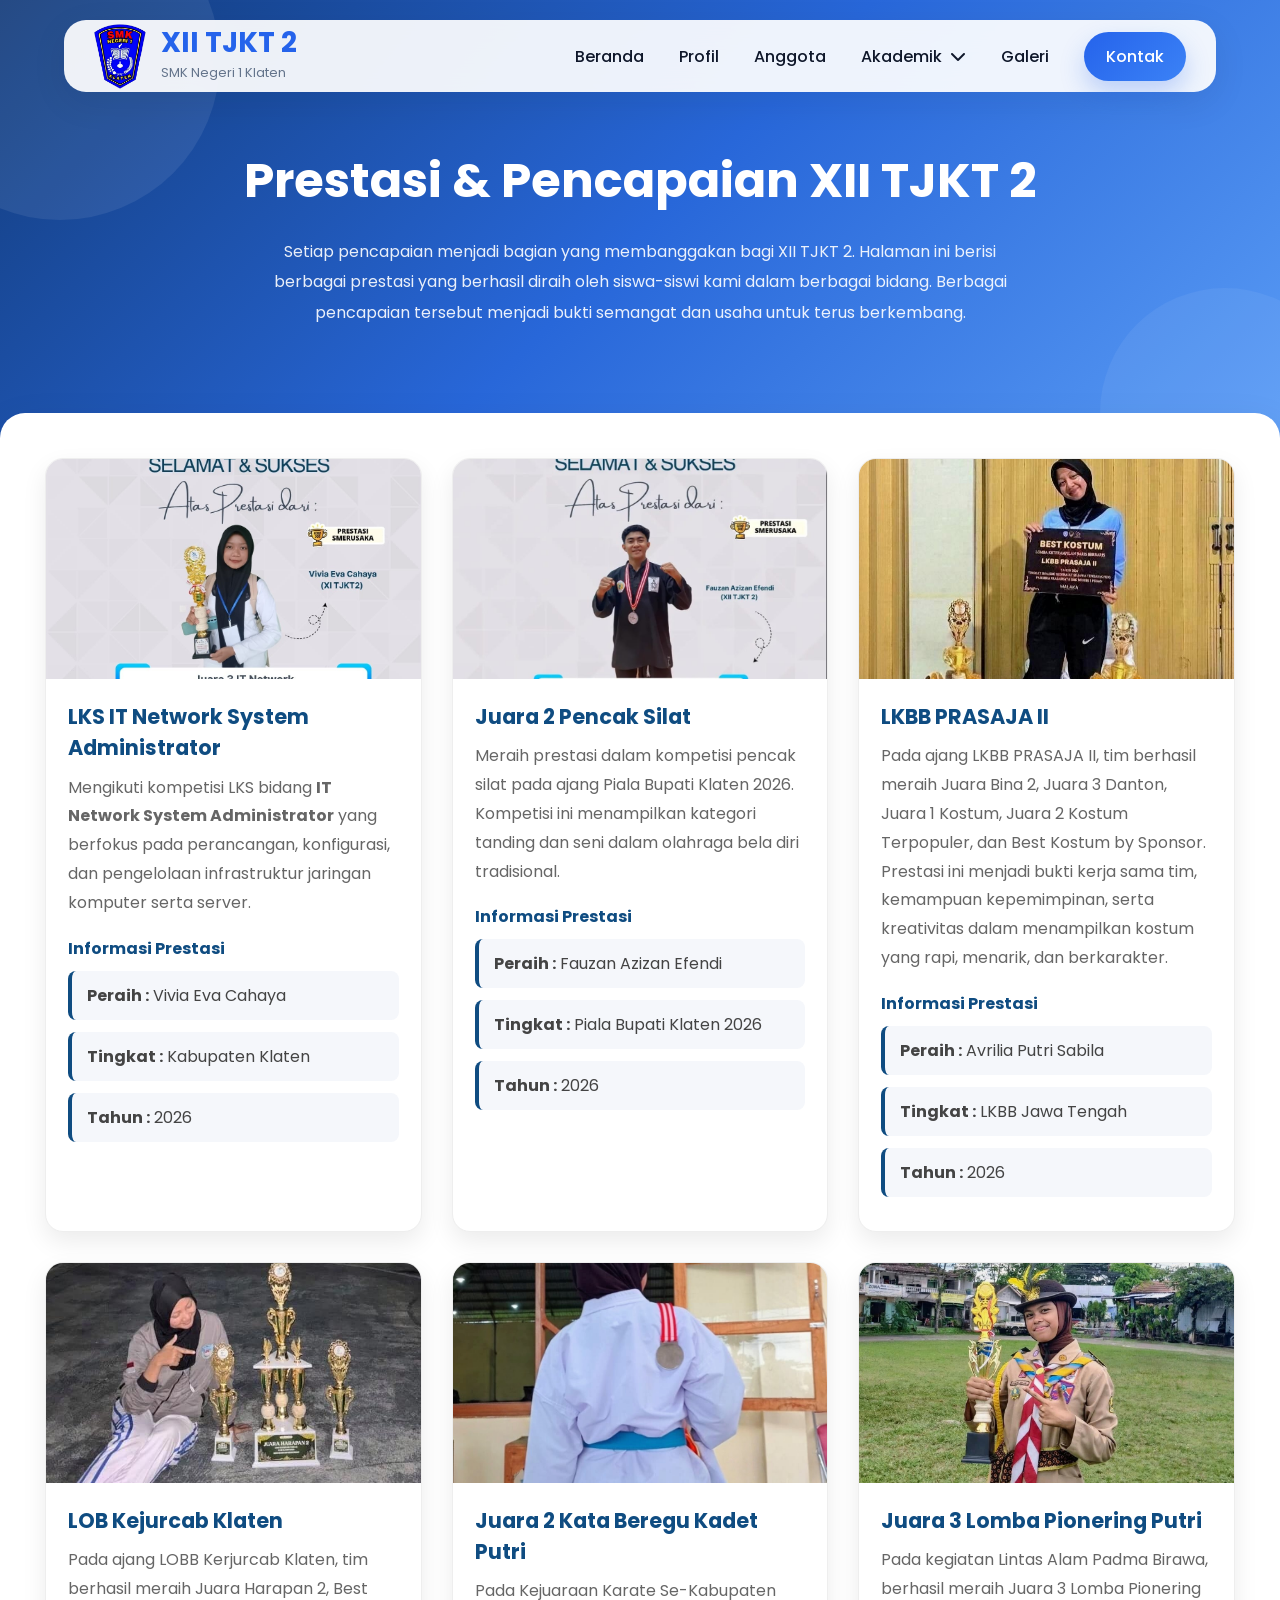
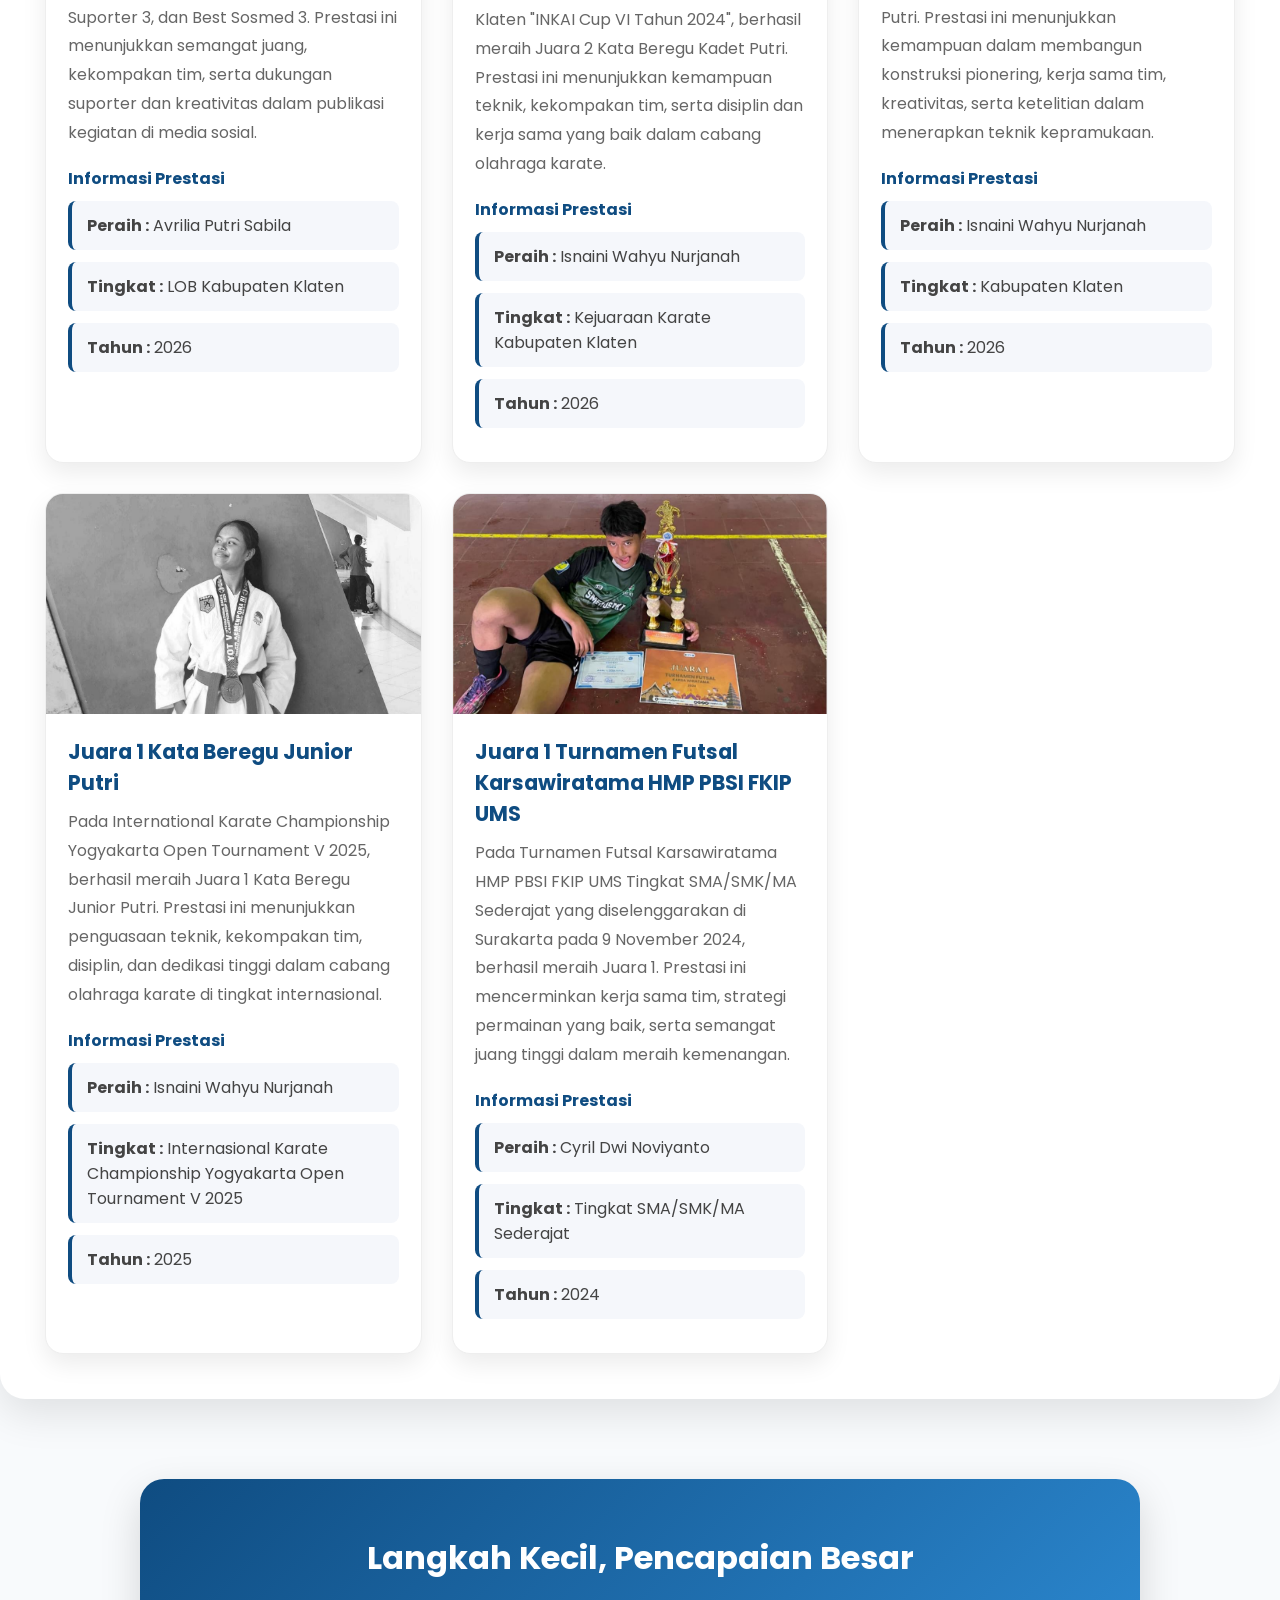
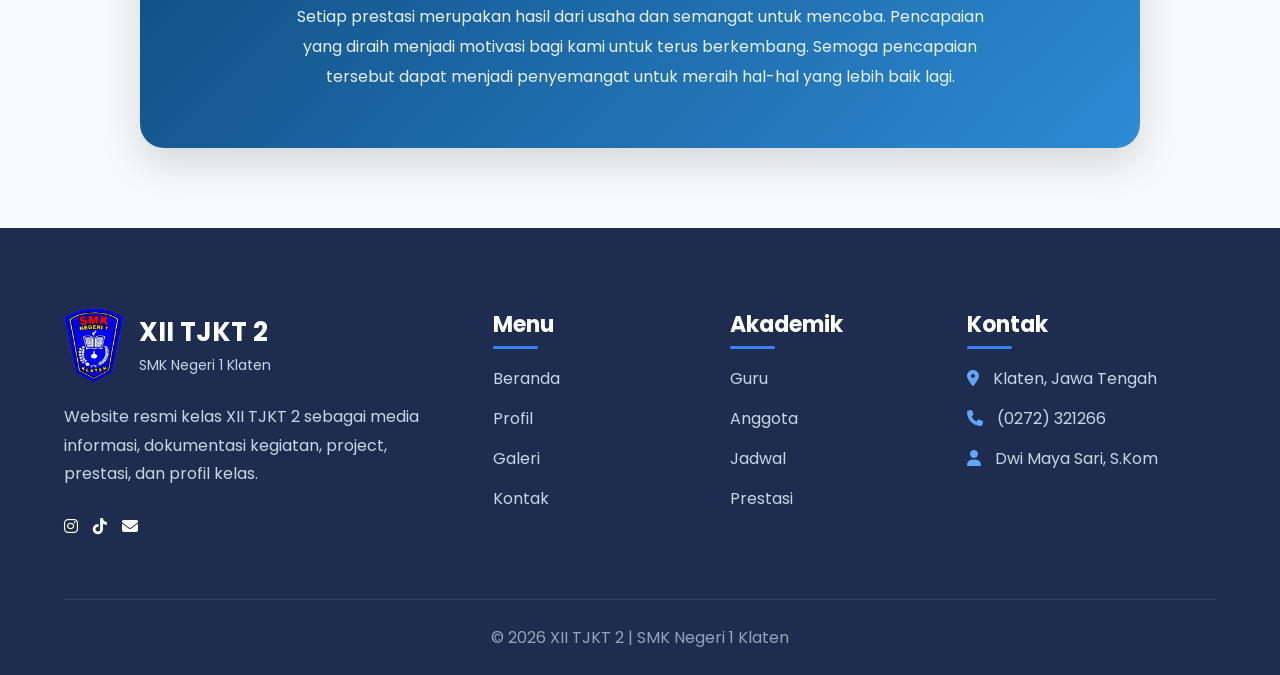
<file: prestasi.html>
<!DOCTYPE html>
<html lang="en">
<head>
    <meta charset="UTF-8">
    <meta name="viewport" content="width=device-width, initial-scale=1.0">
    <title>Prestasi | XII TJKT 2</title>
    <link rel="stylesheet" href="style3.css">
    <link rel="preconnect" href="https://fonts.googleapis.com">
    <link rel="preconnect" href="https://fonts.gstatic.com" crossorigin>
    <link href="https://fonts.googleapis.com/css2?family=Poppins:wght@300;400;500;600;700;800&display=swap" rel="stylesheet">
    <link rel="stylesheet"
href="https://cdnjs.cloudflare.com/ajax/libs/font-awesome/6.6.0/css/all.min.css">
<link rel="icon" href="img/logo.png"> 
    <style>
        @media (max-width: 768px) {
    .prestasi-header {
        margin-top: -180px;
        padding: 300px 20px 80px;
        position: relative;
        z-index: 1;
    }
}
    </style>
</head>
<body>
        <!-- ================= NAVBAR ================= -->

    <header>

    <div class="container navbar">

        <!-- Logo -->

        <a href="index.html" class="logo">

            <img src="img/logo.png" alt="Logo SMK Negeri 1 Klaten">

            <div class="logo-text">

                <h2>XII TJKT 2</h2>

                <span>SMK Negeri 1 Klaten</span>

            </div>

        </a>

        <!-- Navigation -->

        <nav>

            <ul class="menu">

                <li>
                    <a href="index.html" >
                        Beranda
                    </a>
                </li>

                <li>
                    <a href="profil.html">
                        Profil
                    </a>
                </li>

                <li>
                    <a href="anggota.html">
                        Anggota
                    </a>
                </li>

                <li class="dropdown">

    <a href="#">
        Akademik
        <i class="fa-solid fa-chevron-down"></i>
    </a>

    <ul class="dropdown-menu">

        <li><a href="guru.html">Guru</a></li>

        <li><a href="jadwal.html">Jadwal</a></li>

        <li><a href="project.html">Project</a></li>

        <li><a href="prestasi.html">Prestasi</a></li>

        <li><a href="kegiatan.html">Kegiatan</a></li>

    </ul>

</li>

                <li>
                    <a href="galeri.html">
                        Galeri
                    </a>
                </li>

                <li>
                    <a href="kontak.html">
                        Kontak
                    </a>
                </li>

            </ul>

        </nav>

    </div>

    </header>

    <!-- ================= HEADER ================= -->

    <section class="prestasi-header">

        <h1>Prestasi & Pencapaian XII TJKT 2</h1>

        <p>
            Setiap pencapaian menjadi bagian yang membanggakan bagi XII TJKT 2. Halaman ini berisi berbagai prestasi yang berhasil diraih oleh siswa-siswi kami dalam berbagai bidang. Berbagai pencapaian tersebut menjadi bukti semangat dan usaha untuk terus berkembang.
        </p>

    </section>

    <!-- ================= DAFTAR PRESTASI ================= -->

    <section class="prestasi-container">

        <!-- ================= PRESTASI 1 ================= -->

        <div class="prestasi-card">

            <img src="img/prestasi/prestasi1.jpg"
                 alt="LKS IT Network System Administrator">

            <h2>LKS IT Network System Administrator</h2>

            <p>
                Mengikuti kompetisi LKS bidang
                <strong>IT Network System Administrator</strong>
                yang berfokus pada perancangan,
                konfigurasi, dan pengelolaan
                infrastruktur jaringan komputer
                serta server.
            </p>

            <h4>Informasi Prestasi</h4>

            <ul>
                <li><strong>Peraih :</strong> Vivia Eva Cahaya</li>
                <li><strong>Tingkat :</strong> Kabupaten Klaten</li>
                <li><strong>Tahun :</strong> 2026</li>
            </ul>

        </div>
                <!-- ================= PRESTASI 2 ================= -->

        <div class="prestasi-card">

            <img src="img/prestasi/prestasi2.jpg"
                 alt="Juara 2 Pencak Silat">

            <h2>Juara 2 Pencak Silat</h2>

            <p>
                Meraih prestasi dalam kompetisi pencak silat
                pada ajang Piala Bupati Klaten 2026.
                Kompetisi ini menampilkan kategori tanding
                dan seni dalam olahraga bela diri tradisional.
            </p>

            <h4>Informasi Prestasi</h4>

            <ul>
                <li><strong>Peraih :</strong> Fauzan Azizan Efendi</li>
                <li><strong>Tingkat :</strong> Piala Bupati Klaten 2026</li>
                <li><strong>Tahun :</strong> 2026</li>
            </ul>

        </div>
                <div class="prestasi-card">

            <img src="img/prestasi/prestasi3.jpg"
                 alt="Juara">

            <h2>LKBB PRASAJA II
            </h2>

            <p>
                Pada ajang LKBB PRASAJA II, tim berhasil meraih Juara Bina 2, Juara 3 Danton, Juara 1 Kostum, Juara 2 Kostum Terpopuler, dan Best Kostum by Sponsor. Prestasi ini menjadi bukti kerja sama tim, kemampuan kepemimpinan, serta kreativitas dalam menampilkan kostum yang rapi, menarik, dan berkarakter.
            </p>

            <h4>Informasi Prestasi</h4>

            <ul>
                <li><strong>Peraih :</strong> Avrilia Putri Sabila</li>
                <li><strong>Tingkat :</strong> LKBB Jawa Tengah</li>
                <li><strong>Tahun :</strong> 2026</li>
            </ul>

        </div>
        <div class="prestasi-card">

            <img src="img/prestasi/prestasi4.jpg"
                 alt="Juara">

            <h2>LOB Kejurcab Klaten
            </h2>

            <p>
                Pada ajang LOBB Kerjurcab Klaten, tim berhasil meraih Juara Harapan 2, Best Suporter 3, dan Best Sosmed 3. Prestasi ini menunjukkan semangat juang, kekompakan tim, serta dukungan suporter dan kreativitas dalam publikasi kegiatan di media sosial.
            </p>

            <h4>Informasi Prestasi</h4>

            <ul>
                <li><strong>Peraih :</strong> Avrilia Putri Sabila</li>
                <li><strong>Tingkat :</strong> LOB Kabupaten Klaten</li>
                <li><strong>Tahun :</strong> 2026</li>
            </ul>

        </div>
        <div class="prestasi-card">

            <img src="img/prestasi/prestasi5.jpg"
                 alt="Juara">

            <h2>Juara 2 Kata Beregu Kadet Putri
            </h2>

            <p>
                Pada Kejuaraan Karate Se-Kabupaten Klaten "INKAI Cup VI Tahun 2024", berhasil meraih Juara 2 Kata Beregu Kadet Putri. Prestasi ini menunjukkan kemampuan teknik, kekompakan tim, serta disiplin dan kerja sama yang baik dalam cabang olahraga karate.
            </p>

            <h4>Informasi Prestasi</h4>

            <ul>
                <li><strong>Peraih :</strong> Isnaini Wahyu Nurjanah</li>
                <li><strong>Tingkat :</strong> Kejuaraan Karate Kabupaten Klaten</li>
                <li><strong>Tahun :</strong> 2026</li>
            </ul>

        </div>
        <div class="prestasi-card">

            <img src="img/prestasi/prestasi6.jpg"
                 alt="Juara">

            <h2>Juara 3 Lomba Pionering Putri
            </h2>

            <p>
                Pada kegiatan Lintas Alam Padma Birawa, berhasil meraih Juara 3 Lomba Pionering Putri. Prestasi ini menunjukkan kemampuan dalam membangun konstruksi pionering, kerja sama tim, kreativitas, serta ketelitian dalam menerapkan teknik kepramukaan.
            </p>

            <h4>Informasi Prestasi</h4>

            <ul>
                <li><strong>Peraih :</strong> Isnaini Wahyu Nurjanah</li>
                <li><strong>Tingkat :</strong>  Kabupaten Klaten</li>
                <li><strong>Tahun :</strong> 2026</li>
            </ul>

        </div>
        <div class="prestasi-card">

            <img src="img/prestasi/prestasi7.jpg"
                 alt="Juara">

            <h2>Juara 1 Kata Beregu Junior Putri
            </h2>

            <p>
                Pada International Karate Championship Yogyakarta Open Tournament V 2025, berhasil meraih Juara 1 Kata Beregu Junior Putri. Prestasi ini menunjukkan penguasaan teknik, kekompakan tim, disiplin, dan dedikasi tinggi dalam cabang olahraga karate di tingkat internasional.
            </p>

            <h4>Informasi Prestasi</h4>

            <ul>
                <li><strong>Peraih :</strong> Isnaini Wahyu Nurjanah</li>
                <li><strong>Tingkat :</strong> Internasional Karate Championship Yogyakarta Open Tournament V 2025</li>
                <li><strong>Tahun :</strong> 2025</li>
            </ul>

        </div>
        <div class="prestasi-card">

            <img src="img/prestasi/prestasi8.jpg"
                 alt="Juara">

            <h2>Juara 1 Turnamen Futsal Karsawiratama HMP PBSI FKIP UMS 
            </h2>

            <p>
                Pada Turnamen Futsal Karsawiratama HMP PBSI FKIP UMS Tingkat SMA/SMK/MA Sederajat yang diselenggarakan di Surakarta pada 9 November 2024, berhasil meraih Juara 1. Prestasi ini mencerminkan kerja sama tim, strategi permainan yang baik, serta semangat juang tinggi dalam meraih kemenangan.
            </p>

            <h4>Informasi Prestasi</h4>

            <ul>
                <li><strong>Peraih :</strong> Cyril Dwi Noviyanto</li>
                <li><strong>Tingkat :</strong> Tingkat SMA/SMK/MA Sederajat</li>
                <li><strong>Tahun :</strong> 2024</li>
            </ul>

        </div>


    </section>
    <section class="prestasi-end">

    <h2>Langkah Kecil, Pencapaian Besar</h2>

    <p>
        Setiap prestasi merupakan hasil dari usaha dan semangat untuk mencoba. Pencapaian yang diraih menjadi motivasi bagi kami untuk terus berkembang. Semoga pencapaian tersebut dapat menjadi penyemangat untuk meraih hal-hal yang lebih baik lagi.
    </p>

</section>


    <!-- ================= FOOTER ================= -->

<footer class="footer">

    <div class="container">

        <div class="footer-grid">

            <!-- Logo -->

            <div class="footer-box">

                <div class="footer-logo">

                    <img src="img/logo.png" alt="Logo">

                    <div>

                        <h2>XII TJKT 2</h2>

                        <span>SMK Negeri 1 Klaten</span>

                    </div>

                </div>

                <p>
                    Website resmi kelas XII TJKT 2 sebagai media informasi,
                    dokumentasi kegiatan, project, prestasi, dan profil kelas.
                </p>

                <div class="footer-social">
                    <a href="https://www.instagram.com/tjktwoo_/" target="_blank" title="@tjktwoo_">
                        <i class="fab fa-instagram"></i>
                    </a>

                    <a href="https://www.tiktok.com/@tjktwo27/" target="_blank" title="@tjktwo27">
                        <i class="fab fa-tiktok"></i>
                    </a>

                    <a href="https://ngl.link/tjkttwo27" target="_blank" title="Menfess">
                        <i class="fas fa-envelope"></i>
                    </a>
                </div>

            </div>

            <!-- Menu -->

            <div class="footer-box">

                <h3>Menu</h3>

                <ul>

                    <li><a href="index.html">Beranda</a></li>
                    <li><a href="profil.html">Profil</a></li>
                    <li><a href="galeri.html">Galeri</a></li>
                    <li><a href="kontak.html">Kontak</a></li>

                </ul>

            </div>

            <!-- Akademik -->

            <div class="footer-box">

                <h3>Akademik</h3>

                <ul>

                    <li><a href="guru.html">Guru</a></li>
                    <li><a href="anggota.html">Anggota</a></li>
                    <li><a href="jadwal.html">Jadwal</a></li>
                    <li><a href="prestasi.html">Prestasi</a></li>

                </ul>

            </div>

            <!-- Kontak -->

            <div class="footer-box">

                <h3>Kontak</h3>

                <ul>

                    <li>
                        <i class="fas fa-location-dot"></i>
                        Klaten, Jawa Tengah
                    </li>

                    <li>
                        <i class="fas fa-phone"></i>
                        (0272) 321266
                    </li>

                    <li>
                        <i class="fas fa-user"></i>
                        Dwi Maya Sari, S.Kom
                    </li>

                </ul>

            </div>

        </div>

        <div class="footer-bottom">

            <p>
                © 2026 XII TJKT 2 | SMK Negeri 1 Klaten
            </p>

        </div>

    </div>

</footer>
</body>
</html>
</file>
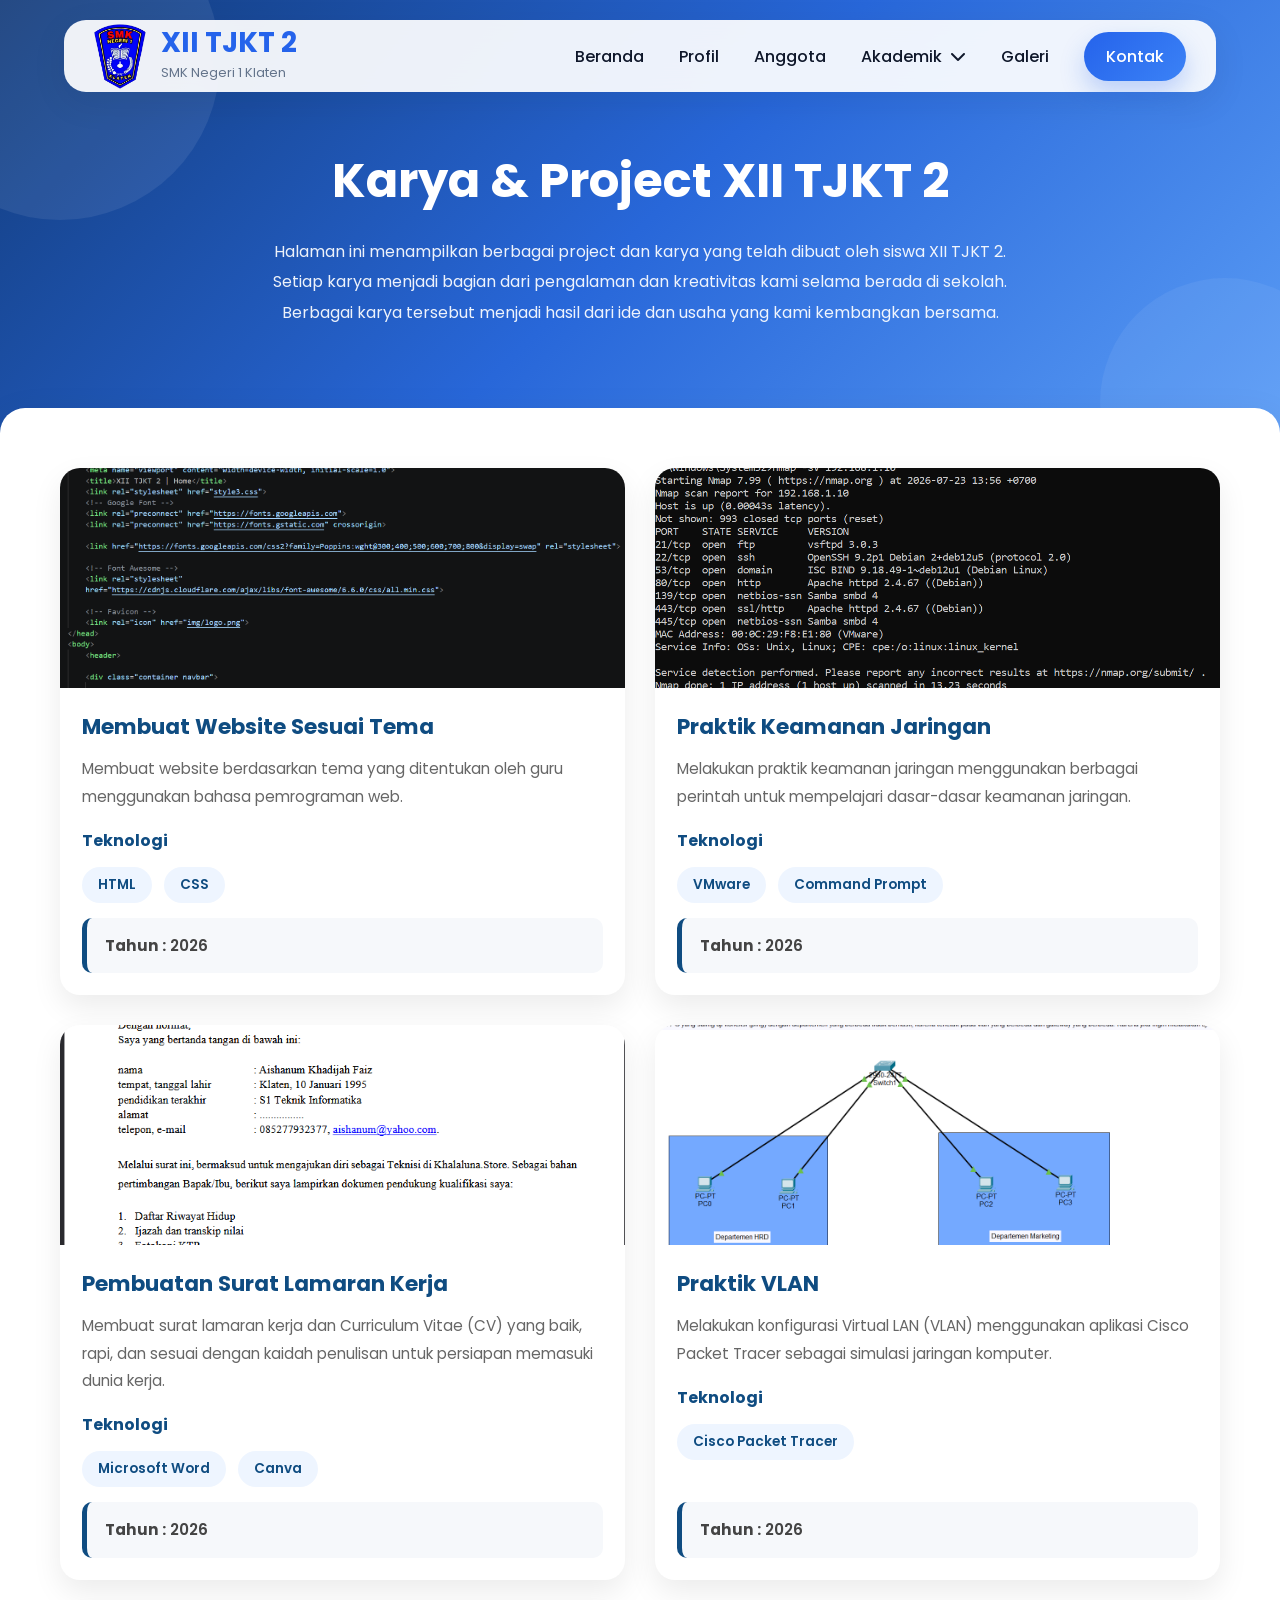
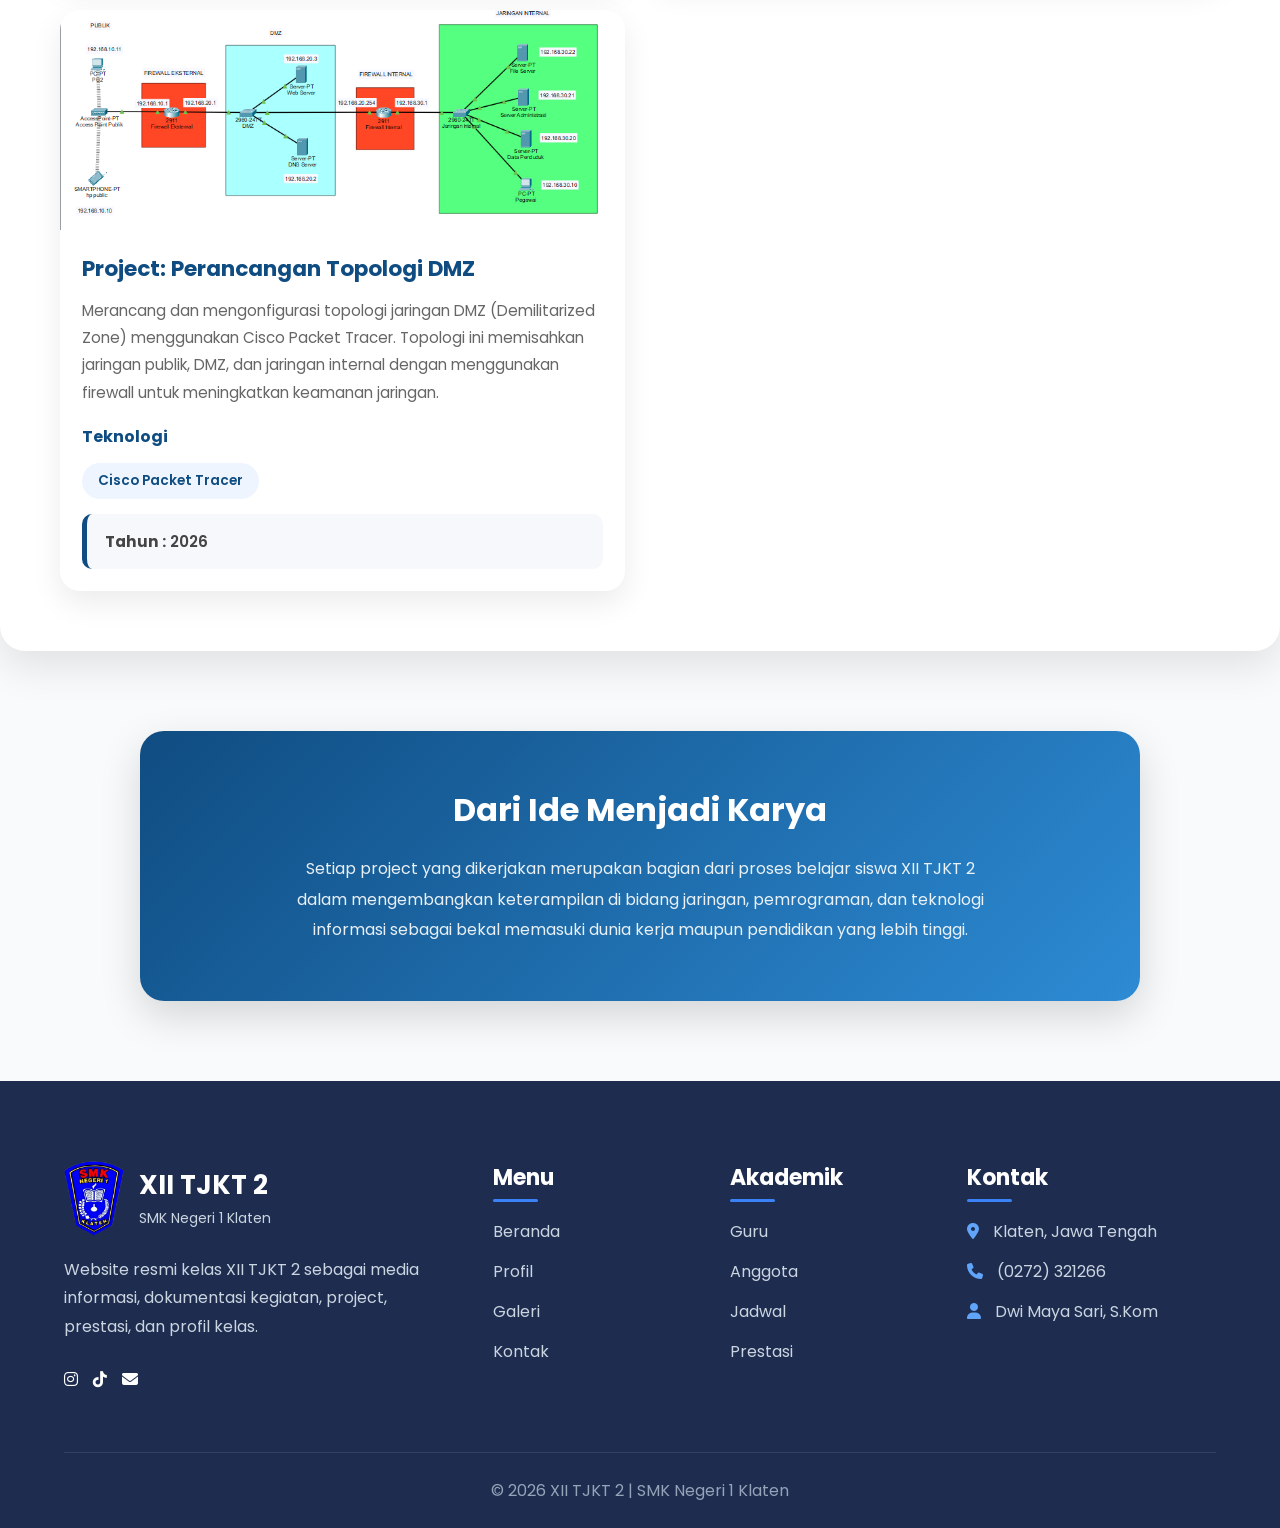
<file: project.html>
<!DOCTYPE html>
<html lang="en">
<head>
    <meta charset="UTF-8">
    <meta name="viewport" content="width=device-width, initial-scale=1.0">
    <title>Project | XII TJKT 2</title>
    <link rel="stylesheet" href="style3.css">
    <link rel="preconnect" href="https://fonts.googleapis.com">
    <link rel="preconnect" href="https://fonts.gstatic.com" crossorigin>
    <link href="https://fonts.googleapis.com/css2?family=Poppins:wght@300;400;500;600;700;800&display=swap" rel="stylesheet">
    <link rel="stylesheet"
href="https://cdnjs.cloudflare.com/ajax/libs/font-awesome/6.6.0/css/all.min.css">
<link rel="icon" href="img/logo.png"> 
</head>
<body>
        <!-- ================= NAVBAR ================= -->

    <header>

    <div class="container navbar">

        <!-- Logo -->

        <a href="index.html" class="logo">

            <img src="img/logo.png" alt="Logo SMK Negeri 1 Klaten">

            <div class="logo-text">

                <h2>XII TJKT 2</h2>

                <span>SMK Negeri 1 Klaten</span>

            </div>

        </a>

        <!-- Navigation -->

        <nav>

            <ul class="menu">

                <li>
                    <a href="index.html" >
                        Beranda
                    </a>
                </li>

                <li>
                    <a href="profil.html">
                        Profil
                    </a>
                </li>

                <li>
                    <a href="anggota.html">
                        Anggota
                    </a>
                </li>

                <li class="dropdown">

    <a href="#">
        Akademik
        <i class="fa-solid fa-chevron-down"></i>
    </a>

    <ul class="dropdown-menu">

        <li><a href="guru.html">Guru</a></li>

        <li><a href="jadwal.html">Jadwal</a></li>

        <li><a href="project.html">Project</a></li>

        <li><a href="prestasi.html">Prestasi</a></li>

        <li><a href="kegiatan.html">Kegiatan</a></li>

    </ul>

</li>

                <li>
                    <a href="galeri.html">
                        Galeri
                    </a>
                </li>

                <li>
                    <a href="kontak.html">
                        Kontak
                    </a>
                </li>

            </ul>

        </nav>

    </div>

    </header>

    <!-- ================= HEADER ================= -->

    <section class="project-header">

        <h1>Karya & Project XII TJKT 2</h1>

        <p>
            Halaman ini menampilkan berbagai project dan karya yang telah dibuat oleh siswa XII TJKT 2. Setiap karya menjadi bagian dari pengalaman dan kreativitas kami selama berada di sekolah. Berbagai karya tersebut menjadi hasil dari ide dan usaha yang kami kembangkan bersama.
        </p>

    </section>

    <!-- ================= PROJECT ================= -->

    <section class="project-container">

        <!-- ================= PROJECT 1 ================= -->

        <div class="project-card">

            <img src="img/project/1.png" alt="Website">

            <h2>Membuat Website Sesuai Tema</h2>

            <p>
                Membuat website berdasarkan tema yang
                ditentukan oleh guru menggunakan bahasa
                pemrograman web.
            </p>

            <h4>Teknologi</h4>

            <ul>
                <li>HTML</li>
                <li>CSS</li>
            </ul>

            <p><strong>Tahun :</strong> 2026</p>

        </div>

        <!-- ================= PROJECT 2 ================= -->

        <div class="project-card">

            <img src="img/project/2.png" alt="Keamanan Jaringan">

            <h2>Praktik Keamanan Jaringan</h2>

            <p>
                Melakukan praktik keamanan jaringan
                menggunakan berbagai perintah untuk
                mempelajari dasar-dasar keamanan jaringan.
            </p>

            <h4>Teknologi</h4>

            <ul>
                <li>VMware</li>
                <li>Command Prompt</li>
            </ul>

            <p><strong>Tahun :</strong> 2026</p>

        </div>
                <!-- ================= PROJECT 3 ================= -->

        <div class="project-card">

            <img src="img/project/3.png" alt="Surat Lamaran Kerja">

            <h2>Pembuatan Surat Lamaran Kerja</h2>

            <p>
                Membuat surat lamaran kerja dan Curriculum
                Vitae (CV) yang baik, rapi, dan sesuai dengan
                kaidah penulisan untuk persiapan memasuki dunia kerja.
            </p>

            <h4>Teknologi</h4>

            <ul>
                <li>Microsoft Word</li>
                <li>Canva</li>
            </ul>

            <p><strong>Tahun :</strong> 2026</p>

        </div>

        <!-- ================= PROJECT 4 ================= -->

        <div class="project-card">

            <img src="img/project/4.png" alt="Praktik VLAN">

            <h2>Praktik VLAN</h2>

            <p>
                Melakukan konfigurasi Virtual LAN (VLAN)
                menggunakan aplikasi Cisco Packet Tracer
                sebagai simulasi jaringan komputer.
            </p>

            <h4>Teknologi</h4>

            <ul>
                <li>Cisco Packet Tracer</li>
            </ul>

            <p><strong>Tahun :</strong> 2026</p>

        </div>
        <div class="project-card">

            <img src="img/project/5.png" alt="Praktik VLAN">

            <h2>Project: Perancangan Topologi DMZ</h2>

            <p>
                Merancang dan mengonfigurasi topologi jaringan DMZ (Demilitarized Zone) menggunakan Cisco Packet Tracer. Topologi ini memisahkan jaringan publik, DMZ, dan jaringan internal dengan menggunakan firewall untuk meningkatkan keamanan jaringan. 
            </p>

            <h4>Teknologi</h4>

            <ul>
                <li>Cisco Packet Tracer</li>
            </ul>

            <p><strong>Tahun :</strong> 2026</p>

        </div>

    </section>
    <section class="project-end">

    <h2>Dari Ide Menjadi Karya</h2>

    <p>
        Setiap project yang dikerjakan merupakan bagian dari proses belajar
        siswa XII TJKT 2 dalam mengembangkan keterampilan di bidang jaringan,
        pemrograman, dan teknologi informasi sebagai bekal memasuki dunia kerja
        maupun pendidikan yang lebih tinggi.
    </p>

</section>

    <!-- ================= FOOTER ================= -->

 <footer class="footer">

    <div class="container">

        <div class="footer-grid">

            <!-- Logo -->

            <div class="footer-box">

                <div class="footer-logo">

                    <img src="img/logo.png" alt="Logo">

                    <div>

                        <h2>XII TJKT 2</h2>

                        <span>SMK Negeri 1 Klaten</span>

                    </div>

                </div>

                <p>
                    Website resmi kelas XII TJKT 2 sebagai media informasi,
                    dokumentasi kegiatan, project, prestasi, dan profil kelas.
                </p>

                <div class="footer-social">
                    <a href="https://www.instagram.com/tjktwoo_/" target="_blank" title="@tjktwoo_">
                        <i class="fab fa-instagram"></i>
                    </a>

                    <a href="https://www.tiktok.com/@tjktwo27/" target="_blank" title="@tjktwo27">
                        <i class="fab fa-tiktok"></i>
                    </a>

                    <a href="https://ngl.link/tjkttwo27" target="_blank" title="Menfess">
                        <i class="fas fa-envelope"></i>
                    </a>
                </div>

            </div>

            <!-- Menu -->

            <div class="footer-box">

                <h3>Menu</h3>

                <ul>

                    <li><a href="index.html">Beranda</a></li>
                    <li><a href="profil.html">Profil</a></li>
                    <li><a href="galeri.html">Galeri</a></li>
                    <li><a href="kontak.html">Kontak</a></li>

                </ul>

            </div>

            <!-- Akademik -->

            <div class="footer-box">

                <h3>Akademik</h3>

                <ul>

                    <li><a href="guru.html">Guru</a></li>
                    <li><a href="anggota.html">Anggota</a></li>
                    <li><a href="jadwal.html">Jadwal</a></li>
                    <li><a href="prestasi.html">Prestasi</a></li>

                </ul>

            </div>

            <!-- Kontak -->

            <div class="footer-box">

                <h3>Kontak</h3>

                <ul>

                    <li>
                        <i class="fas fa-location-dot"></i>
                        Klaten, Jawa Tengah
                    </li>

                    <li>
                        <i class="fas fa-phone"></i>
                        (0272) 321266
                    </li>

                    <li>
                        <i class="fas fa-user"></i>
                        Dwi Maya Sari, S.Kom
                    </li>

                </ul>

            </div>

        </div>

        <div class="footer-bottom">

            <p>
                © 2026 XII TJKT 2 | SMK Negeri 1 Klaten
            </p>

        </div>

    </div>

</footer>
</body>
</html>
</file>
<file: style3.css>
/* ========================================
            GOOGLE FONT
======================================== */

@import url('https://fonts.googleapis.com/css2?family=Poppins:wght@300;400;500;600;700;800&display=swap');

/* ========================================
              ROOT
======================================== */

:root{

    --primary:#2563EB;
    --primary-dark:#1D4ED8;
    --secondary:#60A5FA;

    --dark:#0F172A;
    --text:#64748B;

    --white:#FFFFFF;
    --background:#F8FAFC;

    --shadow:0 15px 35px rgba(37,99,235,.15);

    --radius:18px;

    --transition:.35s ease;

}

/* ========================================
             RESET
======================================== */

*{
    margin:0;
    padding:0;
    box-sizing:border-box;
}

html{
    scroll-behavior:smooth;
}

body{

    font-family:'Poppins',sans-serif;

    background:var(--background);

    color:var(--dark);

    overflow-x:hidden;

}

/* ========================================
           CONTAINER
======================================== */

.container{

    width:1180px;

    max-width:90%;

    margin:auto;

}

/* ========================================
          SECTION
======================================== */

section{

    padding:100px 0;

}

/* ========================================
            IMAGE
======================================== */

img{

    max-width:100%;

    display:block;

}

/* ========================================
            LINK
======================================== */

a{

    text-decoration:none;

    color:inherit;

}

ul{

    list-style:none;

}

/* ========================================
            BUTTON
======================================== */

.btn{

    display:inline-flex;

    align-items:center;

    gap:10px;

    padding:15px 30px;

    border-radius:50px;

    background:var(--primary);

    color:white;

    font-weight:600;

    transition:var(--transition);

    box-shadow:var(--shadow);

}

.btn:hover{

    background:var(--primary-dark);

    transform:translateY(-4px);

}

.btn-outline{

    background:transparent;

    color:white;

    border:2px solid rgba(255,255,255,.7);

}

.btn-outline:hover{

    background:white;

    color:var(--primary);

}

/* ========================================
            TITLE
======================================== */

.section-title{

    text-align:center;

    margin-bottom:35px;

}

.section-title h2{

    font-size:42px;

    color:var(--dark);

    margin-bottom:15px;

}

.section-title p{

    color:var(--text);

    max-width:650px;

    margin:auto;

    line-height:1.8;

}
/* ========================================
                NAVBAR
======================================== */

header{

    position:fixed;

    top:20px;

    left:0;

    width:100%;

    z-index:1000;

}

.navbar{

    display:flex;

    justify-content:space-between;

    align-items:center;

    height:72px;

    padding:0 30px;

    background:rgba(255,255,255,.92);

    backdrop-filter:blur(18px);

    border-radius:22px;

    box-shadow:
    0 10px 35px rgba(15,23,42,.08);

    transition:.35s;

}

/* ==========================
        LOGO
========================== */

.logo{

    display:flex;

    align-items:center;

    gap:15px;

}

.logo img{

    width:52px;

}

.logo-text h2{

    font-size:28px;

    color:var(--primary);

    font-weight:700;

    line-height:1.1;

}

.logo-text span{

    font-size:13px;

    color:var(--text);

}

/* ==========================
        MENU
========================== */

.menu{

    display:flex;

    align-items:center;

    gap:35px;

}

.menu>li{

    position:relative;

}

.menu>li>a{

    display:flex;

    align-items:center;

    gap:8px;

    height:72px;

    font-weight:500;

    color:var(--dark);

    transition:.3s;

    position:relative;

}

/* Hover */

.menu>li>a:hover{

    color:var(--primary);

}

/* Underline */

.menu>li>a::after{

    content:"";

    position:absolute;

    left:50%;

    bottom:18px;

    width:0;

    height:3px;

    border-radius:20px;

    background:var(--primary);

    transform:translateX(-50%);

    transition:.3s;

}

.menu>li>a:hover::after,

.menu>li>a.active::after{

    width:100%;

}

.menu>li>a.active{

    color:var(--primary);

    font-weight:600;

}

/* ==========================
        BUTTON KONTAK
========================== */

.menu li:last-child a{

    height:auto;

    padding:12px 22px;

    border-radius:50px;

    background:linear-gradient(135deg,#2563EB,#3B82F6);

    color:white;

    box-shadow:0 12px 25px rgba(37,99,235,.25);

}

.menu li:last-child a::after{

    display:none;

}

.menu li:last-child a:hover{

    transform:translateY(-3px);

}

/* ==========================
        DROPDOWN
========================== */

.dropdown{

    position:relative;

}

.dropdown-menu{

    position:absolute;

    top:78px;

    left:50%;

    transform:translateX(-50%) translateY(15px);

    width:220px;

    background:white;

    border-radius:18px;

    box-shadow:
    0 18px 40px rgba(0,0,0,.08);

    padding:10px 0;

    opacity:0;

    visibility:hidden;

    transition:.35s;

}

.dropdown:hover .dropdown-menu{

    opacity:1;

    visibility:visible;

    transform:translateX(-50%) translateY(0);

}

.dropdown-menu li a{

    display:block;

    padding:13px 20px;

    color:var(--dark);

    transition:.25s;

}

.dropdown-menu li a:hover{

    background:#EFF6FF;

    color:var(--primary);

    padding-left:28px;

}

/* ==========================
        RESPONSIVE
========================== */
/* =========================
   NAVBAR HP - FIX
   ========================= */

@media (max-width: 576px) {

    header {
        top: 8px;
        left: 0;
        right: 0;
        z-index: 9999;
    }

    .navbar {
        width: 94%;
        min-height: 55px;
        height: auto;
        margin: 0 auto;
        padding: 8px 10px;

        display: flex;
        flex-direction: column;
        align-items: center;
        gap: 6px;

        box-sizing: border-box;
    }

    /* LOGO */
    .logo {
        width: 100%;
        display: flex;
        justify-content: center;
        align-items: center;
        gap: 7px;
    }

    .logo img {
        width: 35px;
        height: auto;
    }

    .logo-text h2 {
        font-size: 16px;
        margin: 0;
    }

    .logo-text span {
        font-size: 9px;
    }

    /* MENU */
    .menu {
        width: 100%;
        display: flex !important;
        flex-wrap: wrap;
        justify-content: center;
        align-items: center;

        gap: 3px 4px;
        margin: 0;
        padding: 0;
    }

    .menu li {
        margin: 0;
        padding: 0;
    }

    .menu li a {
        display: flex;
        align-items: center;
        justify-content: center;

        height: 28px;
        padding: 0 6px;

        font-size: 9px;
        line-height: 1;
        white-space: nowrap;

        box-sizing: border-box;
    }

    /* TOMBOL KONTAK */
    .menu li:last-child a {
        height: 28px;
        padding: 0 8px;
        font-size: 9px;
    }


    /* =========================
       JUDUL TIDAK TERTUTUP NAVBAR
       ========================= */

    .page-header,
    .section-header,
    .guru-header,
    .jadwal-header,
    .project-header,
    .prestasi-header,
    .kegiatan-header {
        margin-top: 130px;
    }

}

/* ========================================
            PART 3 - HERO
======================================== */

.hero{
    position: relative;
    min-height: 100vh;
    display: flex;
    align-items: center;
    overflow: hidden;
    padding: 150px 0 80px;
    /* background: linear-gradient(135deg, #102A72, #2456D8, #4D8FF5); */
    background: linear-gradient(135deg, #102A72, #2456D8, #4D8FF5);
}

/* Background Decoration */

.hero::before{
    content:"";
    position:absolute;
    width:500px;
    height:500px;
    border-radius:50%;
    background:rgba(255,255,255,.08);
    top:-180px;
    right:-180px;
    filter:blur(40px);
}

.hero::after{
    content:"";
    position:absolute;
    width:450px;
    height:450px;
    border-radius:50%;
    background:rgba(255,255,255,.05);
    bottom:-180px;
    left:-180px;
    filter:blur(60px);
}

.hero-wrapper{
    display:grid;
    grid-template-columns:1.1fr .9fr;
    gap:70px;
    align-items:center;
    position:relative;
    z-index:2;
}

/* ==========================
      HERO TEXT
========================== */

.hero-badge{

    display:inline-flex;
    align-items:center;
    gap:8px;

    background:rgba(255,255,255,.15);

    color:#fff;

    padding:10px 18px;

    border-radius:50px;

    backdrop-filter:blur(10px);

    margin-bottom:25px;

    font-size:14px;

    font-weight:500;

}

/* .hero-text h1{

    font-size:64px;

    line-height:1.1;

    color:white;

    margin-bottom:25px;

    font-weight:800;

}

.hero-text h1 span{

    color:#FFD54F;

} */
.hero-text h1{
    font-size:64px;
    line-height:1.08;
    color:white;
    margin-bottom:25px;
    font-weight:800;
}

.hero-text h1 span{
    color:#FFD54F;
    display:inline-block;
}

.hero-text p{

    color:#E2E8F0;

    font-size:17px;

    line-height:1.9;

    margin-bottom:35px;

    max-width:560px;

}

/* ==========================
      BUTTON
========================== */

.hero-button{

    display:flex;

    gap:18px;

    margin-bottom:40px;

}

.hero-button .btn{

    background:white;

    color:#2563EB;

}

.hero-button .btn:hover{

    background:#EFF6FF;

}

.hero-button .btn-outline{

    border:2px solid rgba(255,255,255,.7);

    color:white;

    background:transparent;

}

.hero-button .btn-outline:hover{

    background:white;

    color:#2563EB;

}

/* ==========================
      STATISTICS
========================== */

.hero-stats{

    display:flex;

    gap:20px;

    flex-wrap:wrap;

}

.stat{

    background:rgba(255,255,255,.12);

    backdrop-filter:blur(15px);

    border:1px solid rgba(255,255,255,.15);

    border-radius:18px;

    padding:18px 30px;

    min-width:120px;

    text-align:center;

}

.stat h3{

    color:white;

    font-size:30px;

    margin-bottom:5px;

}

.stat p{

    color:#E2E8F0;

    font-size:14px;

    margin:0;

}

/* ==========================
      HERO IMAGE
========================== */

.hero-image{

    display:flex;

    justify-content:center;

}

.image-box{

    position:relative;

    width:100%;

    max-width:500px;

}

.image-box::before{

    content:"";

    position:absolute;

    inset:-20px;

    border-radius:35px;

    background:linear-gradient(135deg,#60A5FA,#2563EB);

    opacity:.25;

    filter:blur(35px);

}

.image-box img{

    position:relative;

    width:100%;

    border-radius:28px;

    border:8px solid rgba(255,255,255,.18);

    box-shadow:0 30px 60px rgba(0,0,0,.25);

    animation:float 5s ease-in-out infinite;

}

/* ==========================
      FLOAT
========================== */

@keyframes float{

    0%{
        transform:translateY(0);
    }

    50%{
        transform:translateY(-15px);
    }

    100%{
        transform:translateY(0);
    }

}

/* ==========================
      RESPONSIVE
========================== */

@media(max-width:992px){

.hero{

padding-top:140px;

}

.hero-wrapper{

grid-template-columns:1fr;

text-align:center;

}

.hero-text p{

margin:auto auto 35px;

}

.hero-button{

justify-content:center;

}

.hero-stats{

justify-content:center;

}

.hero-text h1{

font-size:46px;

}

.hero-image{

margin-top:40px;

}

}

@media(max-width:576px){

.hero-text h1{

font-size:36px;

}

.hero-text p{

font-size:15px;

}

.hero-button{

flex-direction:column;

}

.hero-button .btn,
.hero-button .btn-outline{

justify-content:center;

}

.stat{

width:100%;

}

}
/* ========================================
            PART 4 - STATISTICS
======================================== */

.stats{
    margin-top:-25px;
    position:relative;
    z-index:10;
}

.stats-grid{
    display:grid;
    grid-template-columns:repeat(4,1fr);
    gap:20px;
}

.stats-card{
    background:white;
    border-radius:18px;
    padding:24px 18px;
    text-align:center;
    box-shadow:0 10px 30px rgba(15,23,42,.08);
    transition:.35s;
    cursor:pointer;
    border:1px solid rgba(37,99,235,.08);
}

.stats-card:hover{

    transform:translateY(-7px);

    box-shadow:0 18px 35px rgba(37,99,235,.18);

}

/* .stats-icon{

    width:58px;

    height:58px;

    margin:auto;

    margin-bottom:20px;

    border-radius:50%;

    display:flex;

    justify-content:center;

    align-items:center;

    background:linear-gradient(135deg,#2563EB,#60A5FA);

    color:white;

    font-size:30px;

} */
.stats-icon{
    width:58px;
    height:58px;
    margin:0 auto 14px;
    border-radius:50%;
    display:flex;
    justify-content:center;
    align-items:center;
    background:linear-gradient(135deg,#2563EB,#60A5FA);
    color:white;
    font-size:23px;
}

.stats-card h2{

    font-size:30px;

    color:var(--primary);

    margin-bottom:6px;

    font-weight:700;

}

.stats-card p{

    color:var(--text);

    font-size:14px;

    font-weight:500;
    margin:0;
}

/* Hover Icon */

.stats-card:hover .stats-icon{

    transform:rotate(8deg) scale(1.06);

    transition:.35s;

}

/* ========================
      RESPONSIVE
======================== */

@media(max-width:992px){

.stats{

margin-top:30px;

}

.stats-grid{

grid-template-columns:repeat(2,1fr);

}

}

/* @media(max-width:576px){

.stats-grid{

grid-template-columns:1fr;

}

.stats-card{

padding:30px;

}

} */
 @media(max-width:576px){

    .stats-grid{
        grid-template-columns:1fr 1fr;
        gap:12px;
    }

    .stats-card{
        padding:20px 12px;
    }

    .stats-icon{
        width:50px;
        height:50px;
        font-size:20px;
    }

    .stats-card h2{
        font-size:25px;
    }

    .stats-card p{
        font-size:12px;
    }

}
/* ========================================
            PART 5 - ABOUT
======================================== */

.about{

    padding:10px 0 100px;

    background:#F8FAFC;

}
.about-content p{
    margin-bottom:20px;
    color:#64748B;
    line-height:1.9;
    text-align:justify;
}

.about-content .btn{
    margin-top:15px;
}

.about-wrapper{

    display:grid;

    grid-template-columns:1fr 1fr;

    gap:70px;

    align-items:center;

}

/* IMAGE */

.about-image{

    position:relative;

}

.about-image img{

    width:100%;

    border-radius:25px;

    box-shadow:0 20px 50px rgba(0,0,0,.12);

    transition:.4s;

}

.about-image img:hover{

    transform:scale(1.03);

}

.about-image::before{

    content:"";

    position:absolute;

    width:120px;

    height:120px;

    background:#2563EB;

    opacity:.12;

    border-radius:25px;

    top:-20px;

    left:-20px;

    z-index:-1;

}

.about-image::after{

    content:"";

    position:absolute;

    width:180px;

    height:180px;

    border:4px solid #60A5FA;

    border-radius:30px;

    bottom:-20px;

    right:-20px;

    z-index:-1;

}

/* CONTENT */

.about-content h3{

    font-size:40px;

    margin-bottom:20px;

    color:var(--dark);

}

.about-content p{

    color:var(--text);

    line-height:1.9;

    margin-bottom:30px;

}

/* LIST */

.about-list{

    display:grid;

    gap:18px;

    margin-bottom:35px;

}

.about-item{

    display:flex;

    align-items:center;

    gap:15px;

    background:white;

    padding:16px 20px;

    border-radius:15px;

    box-shadow:0 10px 25px rgba(0,0,0,.05);

    transition:.3s;

}

.about-item:hover{

    transform:translateX(8px);

}

.about-item i{

    font-size:22px;

    color:#2563EB;

}

.about-item span{

    font-weight:500;

}

/* RESPONSIVE */

@media(max-width:992px){

.about-wrapper{

grid-template-columns:1fr;

}

.about-content{

text-align:center;

}

.about-item{

justify-content:center;

}

.about-content .btn{

margin:auto;

}

}

/* ========================================
            PART 7 - FOOTER
======================================== */

.footer{

    background:#1e2d4f;

    color:white;

    padding-top:80px;

}


.footer-grid{

    display:grid;

    grid-template-columns:2fr 1fr 1fr 1.3fr;

    gap:45px;

    padding-bottom:60px;

}

.footer-box h3{

    margin-bottom:25px;

    font-size:22px;

    position:relative;

}

.footer-box h3::after{

    content:"";

    position:absolute;

    left:0;

    bottom:-8px;

    width:45px;

    height:3px;

    background:#3B82F6;

    border-radius:20px;

}

.footer-logo{

    display:flex;

    align-items:center;

    gap:15px;

    margin-bottom:20px;

}

.footer-logo img{

    width:60px;

}

.footer-logo h2{

    font-size:26px;

}

.footer-logo span{

    color:#CBD5E1;

    font-size:14px;

}

.footer-box p{

    color:#CBD5E1;

    line-height:1.8;

    margin-bottom:25px;

}

.footer-box ul{

    display:flex;

    flex-direction:column;

    gap:15px;

}

.footer-box ul li{

    color:#CBD5E1;

}

.footer-box ul li a{

    transition:.3s;

}

.footer-box ul li a:hover{

    color:#60A5FA;

    padding-left:8px;

}

.footer-box ul li i{

    margin-right:10px;

    color:#60A5FA;

}

 .footer-social{

    display:flex;

    gap:15px;

}

/* .footer-social a{

    width:45px;

    height:45px;

    display:flex;

    justify-content:center;

    align-items:center;

    background:#1E293B;

    border-radius:50%;

    transition:.3s;

    color:white;

}

.footer-social a:hover{

    background:#2563EB;

    transform:translateY(-5px);

} */
.footer-social a {
    position: relative;
}

.footer-social a::after {
    content: attr(title);
    position: absolute;
    bottom: 48px;
    left: 50%;
    transform: translateX(-50%);
    
    background: #111827;
    color: white;
    padding: 6px 10px;
    border-radius: 6px;
    font-size: 11px;
    white-space: nowrap;

    opacity: 0;
    visibility: hidden;
    transition: 0.2s;
    pointer-events: none;
}

.footer-social a:hover::after {
    opacity: 1;
    visibility: visible;
}

.footer-bottom{

    border-top:1px solid rgba(255,255,255,.1);

    text-align:center;

    padding:25px 0;

    color:#94A3B8;

}

/* =====================
    RESPONSIVE
===================== */

@media(max-width:992px){

.footer-grid{

grid-template-columns:1fr 1fr;

}

}

@media(max-width:600px){

.footer-grid{

grid-template-columns:1fr;

text-align:center;

}

.footer-logo{

justify-content:center;

}

.footer-social{

justify-content:center;

}

.footer-box h3::after{

left:50%;

transform:translateX(-50%);

}

}
/* ========================================
        PART 8 - RESPONSIVE & ANIMATION
======================================== */

/* Smooth Scroll */

html{
    scroll-behavior:smooth;
}

/* Transition */

*{
    transition:.3s ease;
}

/* Fade Up */

@keyframes fadeUp{

    from{
        opacity:0;
        transform:translateY(40px);
    }

    to{
        opacity:1;
        transform:translateY(0);
    }

}

/* Fade Left */

@keyframes fadeLeft{

    from{
        opacity:0;
        transform:translateX(-40px);
    }

    to{
        opacity:1;
        transform:translateX(0);
    }

}

/* Fade Right */

@keyframes fadeRight{

    from{
        opacity:0;
        transform:translateX(40px);
    }

    to{
        opacity:1;
        transform:translateX(0);
    }

}

/* Floating */

@keyframes floating{

    0%{
        transform:translateY(0);
    }

    50%{
        transform:translateY(-12px);
    }

    100%{
        transform:translateY(0);
    }

}

/* Hero */

.hero-text{
    animation:fadeLeft .9s ease;
}

.hero-image{
    animation:fadeRight .9s ease;
}

.image-box img{
    animation:floating 5s ease-in-out infinite;
}

/* Cards */

.stats-card,
.preview-card,
.about-item{

    animation:fadeUp .8s ease;

}

/* Hover */

.stats-card:hover,
.preview-card:hover{

    transform:translateY(-10px);

}

.about-item:hover{

    transform:translateX(10px);

}

.btn:hover{

    transform:translateY(-4px);

}

/* ==========================
      RESPONSIVE
========================== */

@media(max-width:992px){

    section{

        padding:80px 0;

    }

    .hero-wrapper,
    .about-wrapper{

        grid-template-columns:1fr;
        text-align:center;
        gap:50px;

    }

    .hero-text p{

        margin:auto auto 30px;

    }

    .hero-button{

        justify-content:center;

    }

    .hero-stats{

        justify-content:center;

    }

    .stats-grid{

        grid-template-columns:repeat(2,1fr);

    }

    .preview-grid{

        grid-template-columns:1fr;

    }

    .footer-grid{

        grid-template-columns:1fr 1fr;

    }

}

@media(max-width:768px){

    .hero-text h1{

        font-size:42px;

    }

    .section-title h2{

        font-size:34px;

    }

}

@media(max-width:576px){

    .hero{

        padding-top:130px;

    }

    .hero-button{

        flex-direction:column;

    }

    .hero-button .btn,
    .hero-button .btn-outline{

        width:100%;
        justify-content:center;

    }

    .stats-grid{

        grid-template-columns:1fr;

    }

    .footer-grid{

        grid-template-columns:1fr;
        text-align:center;

    }

    .footer-logo{

        justify-content:center;

    }

    .footer-social{

        justify-content:center;

    }

}
/* ========================================
            PART 1 - PROFIL SECTION
======================================== */
/* ========================================
            PROFIL
======================================== */
.profil-header{
    /* background: linear-gradient(135deg, #123B82, #245EDB, #4389F5); */
    background: linear-gradient(135deg, #123B7A, #2867D9, #5B9DF6);
    color:#fff;
    text-align:center;
    padding:145px 20px 135px;
    position:relative;
    overflow:hidden;
}

.profil-header::before{
    content:"";
    position:absolute;
    width:320px;
    height:320px;
    border-radius:50%;
    background:rgba(255,255,255,.08);
    top:-100px;
    left:-100px;
}

.profil-header::after{
    content:"";
    position:absolute;
    width:250px;
    height:250px;
    border-radius:50%;
    background:rgba(255,255,255,.06);
    right:-70px;
    bottom:-70px;
}

.profil-header h1{
    position:relative;
    z-index:2;
    font-size:3rem;
    margin-bottom:20px;
}

.profil-header p{
    position:relative;
    z-index:2;
    max-width:760px;
    margin:auto;
    line-height:1.9;
    color:rgba(255,255,255,.92);
    font-size:1.05rem;
}
.profil{
    background:#f8fbff;
    padding:0 0 90px;
}


/* Judul */

.section-header{
    text-align:center;
    max-width:700px;
    margin:0 auto 60px;
    margin-bottom:50px;
}

.section-header .subtitle{
    display:inline-block;
    background:#dbeafe;
    color:#2563eb;
    padding:8px 20px;
    border-radius:30px;
    font-size:14px;
    font-weight:600;
    margin-bottom:18px;
}

.section-header h1{
    font-size:52px;
    color:#0f172a;
    font-weight:700;
    margin-bottom:18px;
}

.section-header p{
    color:#64748b;
    font-size:18px;
    line-height:1.8;
}

/* Banner */

.profil-banner{
    width:100%;
    margin:-70px auto 60px;
    border-radius:25px;
    overflow:hidden;
    border:8px solid #fff;
    box-shadow:0 20px 50px rgba(0,0,0,.12);
    position:relative;
    z-index:10;
}
.profil-grid{
    display:grid;
    grid-template-columns:350px 1fr;
    gap:35px;
    margin-top:20px;
    margin-bottom:35px;
}

.profil-banner img{
    width:100%;
    height:480px;
    object-fit:cover;
    display:block;
    transition:.4s;
}

.profil-banner:hover img{
    transform:scale(1.03);
}
/* ========================================
        GRID
======================================== */

.profil-grid{

    display:grid;

    grid-template-columns:350px 1fr;

    gap:35px;

    margin-bottom:35px;

}

.visi-misi{

    display:grid;

    grid-template-columns:1fr 1fr;

    gap:35px;

}
/* ========================================
        CARD
======================================== */

.identitas-card,
.tentang-card,
.visi-card,
.misi-card{

    background:#fff;

    padding:35px;

    border-radius:20px;

    box-shadow:0 12px 35px rgba(15,23,42,.08);

    transition:.35s;

    border-top:8px solid #2563eb;

}

.identitas-card:hover,
.tentang-card:hover,
.visi-card:hover,
.misi-card:hover{

    transform:translateY(-8px);

    box-shadow:0 20px 45px rgba(37,99,235,.18);

}

.identitas-card h2,
.tentang-card h2,
.visi-card h2,
.misi-card h2{

    font-size:28px;

    color:#0f172a;

    margin-bottom:25px;

}
/* ========================================
        IDENTITAS
======================================== */

.info-item{

    padding:16px 0;

    border-bottom:1px solid #e5e7eb;

}

.info-item:last-child{

    border:none;

}

.info-item h4{

    color:#2563eb;

    margin-bottom:8px;

    font-size:16px;

}

.info-item p{

    color:#475569;

    line-height:1.7;

}
/* ========================================
        TENTANG
======================================== */

.tentang-card p{

    text-align:justify;

    line-height:2;

    color:#64748b;

    margin-bottom:18px;

}

/* Visi */

.visi-card{

    background:linear-gradient(135deg,#2563eb,#3b82f6);

    color:#fff;

}

.visi-card h2{

    color:#fff;

}

.visi-card p{

    line-height:2;

}

/* Misi */

.misi-card ul{

    list-style:none;

    padding:0;

}

.misi-card li{

    position:relative;

    padding-left:38px;

    margin-bottom:18px;

    line-height:1.8;

    color:#475569;

}

.misi-card li::before{

    content:"✓";

    position:absolute;

    left:0;

    width:24px;

    height:24px;

    border-radius:50%;

    background:#2563eb;

    color:#fff;

    display:flex;

    align-items:center;

    justify-content:center;

    font-size:13px;

}
/* ========================================
        RESPONSIVE
======================================== */

@media(max-width:992px){

    .profil-grid{

        grid-template-columns:1fr;

    }

    .visi-misi{

        grid-template-columns:1fr;

    }

    .profil-banner img{

        height:320px;

    }

}

@media(max-width:768px){

    .section-header h1{

        font-size:38px;

    }

    .section-header p{

        font-size:16px;

    }

    .profil-banner img{

        height:230px;

    }

    .identitas-card,
    .tentang-card,
    .visi-card,
    .misi-card{

        padding:25px;

    }

}
/* ANGGOTA */


/* =========================
   HEADER ANGGOTA
========================= */

.anggota-header{
    /* background: linear-gradient(135deg,#0f4c81,#2d8bd4); */
    background: linear-gradient(135deg, #123B7A, #2867D9, #5B9DF6);
    color:#fff;
    text-align:center;
    padding:140px 20px 80px;
    position: relative;
    overflow: hidden;
}
.anggota-header::before{
    content: "";
    position: absolute;
    width: 320px;
    height: 320px;
    border-radius: 50%;
    background: rgba(255,255,255,.08);
    top: -100px;
    left: -100px;
}

.anggota-header::after{
    content: "";
    position: absolute;
    width: 250px;
    height: 250px;
    border-radius: 50%;
    background: rgba(255,255,255,.06);
    right: -70px;
    bottom: -70px;
}

.anggota-header h1{
    font-size:40px;
    margin-bottom:15px;
}

.anggota-header p{
    max-width:750px;
    margin:auto;
    opacity:.95;
}

/* =========================
   STATISTIK
========================= */

.statistik{
    padding:50px 0;
}

.statistik-grid{
    display:flex;
    justify-content:center;
    gap:30px;
    flex-wrap:wrap;
}

.card-stat{
    background:#fff;
    width:180px;
    height:140px;

    display:flex;
    align-items:center;
    justify-content:center;
    flex-direction:column;

    text-align:center;
    border-radius:18px;
    box-shadow:0 12px 30px rgba(0,0,0,.1);
    transition:.3s;
    box-sizing:border-box;
}

.card-stat i{
    font-size:32px;
    color:#1976d2;
}

/* .card-stat h2{
    font-size:30px;
    line-height:1;
    margin-bottom:5px;
} */
.card-stat h2{
    color:#0f4c81;
    font-size:2rem;
    margin:5px 0;
    text-align:center;
}

/* .card-stat p{
    color:#666;
    text-align: center;
} */
.card-stat p{
    color:#64748b;
    margin:0;
    text-align:center;
}

/* =========================
   DAFTAR ANGGOTA
========================= */


 .anggota{
    background:#f8fafc;
    padding:35px 0;
}

.anggota-grid{

    display:grid;

    grid-template-columns:repeat(auto-fit,minmax(275px,1fr));

    gap:22px;

}
/* .anggota-grid {
    background: #ffffff;
    border-radius: 24px;
    padding: 50px;
    box-shadow: 0 8px 25px rgba(0, 0, 0, 0.08);

    display: grid;
    grid-template-columns:repeat(auto-fit,minmax(240px,1fr));
    gap: 20px;
    width: 100%;
    max-width: 1400;
    margin: 0 auto;
} */
/* .container-anggota {
    width: 90%;
    max-width: 1400px;
    margin: auto;
    padding: 20px;
}
.anggota-grid {
    background: #ffffff;
    border-radius: 24px;
    padding: 50px;
    box-shadow: 0 8px 25px rgba(0, 0, 0, 0.08);

    display: grid;
    grid-template-columns: repeat(4, 1fr);
    gap: 20px;

    width: 100%;
    max-width: none;
    margin: 0 auto;
    box-sizing: border-box;
} */


/* CARD */


.anggota-card{
    background:#fff;
    border:1px solid #ddd;
    border-radius:18px;
    padding:25px 20px;
    text-align:center;
    display:flex;
    flex-direction:column;
    align-items:center;
    transition:all .35s ease;
    cursor:pointer;
    box-shadow:0 5px 15px rgba(0,0,0,.08);
}


.anggota-card:hover{
    transform:translateY(-10px) scale(1.03);
    border-color:#2196f3;
    box-shadow:0 18px 35px rgba(33,150,243,.25);
}
/* FOTO */
.anggota-card img{
    width:120px;
    height:120px;
    border-radius:50%;
    object-fit:cover;
    border:4px solid #1976d2;
    display:block;
    margin:0 auto 15px auto;  
    transition:all .35s ease;
}
.anggota-card:hover img{
    transform:scale(1.08);
}

/* NAMA */

.anggota-card h3{

    font-size:18px;

    margin-bottom:8px;

    min-height:55px;

    color:#1d3557;

}

/* ABSEN */

.absen{

    color:#666;

    font-size:14px;

    margin-bottom:15px;
}

/* JABATAN */

.jabatan{

    display:inline-block;

    background:#e3f2fd;

    color:#1565c0;

    padding:8px 14px;

    border-radius:50px;

    font-size:13px;

    font-weight:600;

}
.section-title{
    text-align:center;
    margin-bottom:45px;
}

.section-title h2{
    font-size:34px;
    color:#1565c0;
}

.section-title p{
    color:#666;
    margin-top:8px;
}

.section-title::after{
    content:"";
    width:70px;
    height:4px;
    background:#1976d2;
    display:block;
    margin:15px auto 0;
    border-radius:20px;
}
.anggota{
    position:relative;
    overflow:hidden;
}

.anggota::before{
    content:"";
    position:absolute;
    width:350px;
    height:350px;
    background:#1976d2;
    opacity:.06;
    border-radius:50%;
    top:-150px;
    left:-150px;
    filter:blur(60px);
}

.anggota::after{
    content:"";
    position:absolute;
    width:300px;
    height:300px;
    background:#64b5f6;
    opacity:.06;
    border-radius:50%;
    bottom:-120px;
    right:-120px;
    filter:blur(60px);
}
/* ===========================
   HEADER GURU
=========================== */

.guru-header{
    background: linear-gradient(135deg, #123B7A, #2867D9, #5B9DF6);
    color:#fff;
    text-align:center;
    padding:140px 20px 80px;
    position: relative;
    overflow: hidden;
}
.guru-header::before{
    content: "";
    position: absolute;
    width: 320px;
    height: 320px;
    border-radius: 50%;
    background: rgba(255,255,255,.08);
    top: -100px;
    left: -100px;
}

.guru-header::after{
    content: "";
    position: absolute;
    width: 250px;
    height: 250px;
    border-radius: 50%;
    background: rgba(255,255,255,.06);
    right: -70px;
    bottom: -70px;
}

.guru-header h1{
    font-size:42px;
    margin-bottom:20px;
}

.guru-header p{
    max-width:850px;
    margin:auto;
    line-height:1.8;
    font-size:16px;
}

/* ===========================
   WALI KELAS
=========================== */

.wali-kelas{
    padding:70px 0 40px;
    text-align:center;
}

.wali-kelas h2{
    font-size:34px;
    color:#1565c0;
    margin-bottom:35px;
}

.wali-kelas .guru-card{
    max-width:360px;
    margin:auto;
}

/* ===========================
   GURU
=========================== */

.guru-section{
    padding:40px 0 80px;
}

.guru-title,
.guru-tittle{
    text-align:center;
    font-size:34px;
    color:#1565c0;
    margin-bottom:40px;
}

/* ===========================
   GRID GURU
=========================== */

.guru-container{

    width:90%;
    max-width:1300px;
    margin:auto;

    display:grid;

    grid-template-columns:repeat(auto-fit,minmax(260px,1fr));

    gap:25px;

}

/* ===========================
   CARD GURU
=========================== */

.guru-card{
    background:#fff;
    border:1px solid #dcdcdc;
    border-radius:18px;
    padding:28px 20px;
    display:flex;
    flex-direction:column;
    align-items:center;     /* semua isi di tengah */
    justify-content:flex-start;
    text-align:center;
    transition:.3s;
    box-shadow:0 5px 15px rgba(0,0,0,.08);
}

.guru-card:hover{

    transform:translateY(-8px);

    border-color:#1976d2;

    box-shadow:0 15px 30px rgba(0,0,0,.12);

}

/* FOTO */

.guru-card img{
    width:160px;
    height:160px;
    object-fit:cover;
    border-radius:50%;
    border:4px solid #1976d2;
    display:block;
    margin:0 auto 20px auto;   /* benar-benar di tengah */
}

/* NAMA */

.guru-card h3{

    font-size:20px;

    color:#1d3557;

    margin-bottom:10px;

    min-height:55px;

    display:flex;

    justify-content:center;

    align-items:center;

}

/* MAPEL */

.mapel{

    color:#666;

    margin-bottom:15px;

    min-height:45px;

}

/* LABEL */

.guru-card span{

    display:inline-block;

    background:#e3f2fd;

    color:#1565c0;

    padding:8px 18px;

    border-radius:50px;

    font-size:14px;

    font-weight:600;

}

/* ===========================
   RESPONSIVE
=========================== */

@media(max-width:768px){

.guru-header h1{
    font-size:32px;
}

.guru-container{
    grid-template-columns:repeat(2,1fr);
}

}

@media(max-width:500px){

.guru-container{
    grid-template-columns:1fr;
}

.guru-card img{
    width:140px;
    height:140px;
}

}
/* ===========================
   HEADER JADWAL
=========================== */

.jadwal-header{
    background: linear-gradient(135deg, #123B7A, #2867D9, #5B9DF6);
    color:#fff;
    text-align:center;
    padding:140px 20px 80px;
    position: relative;
    overflow: hidden;
}
.jadwal-header::before{
    content: "";
    position: absolute;
    width: 320px;
    height: 320px;
    border-radius: 50%;
    background: rgba(255,255,255,.08);
    top: -100px;
    left: -100px;
}

.jadwal-header::after{
    content: "";
    position: absolute;
    width: 250px;
    height: 250px;
    border-radius: 50%;
    background: rgba(255,255,255,.06);
    right: -70px;
    bottom: -70px;
}

.jadwal-header h1{
    font-size:42px;
    margin-bottom:20px;
}

.jadwal-header p{
    max-width:850px;
    margin:auto;
    line-height:1.8;
}
/* ===========================
   INFO
=========================== */

.jadwal-info{
    display:flex;
    justify-content:center;
    gap:25px;
    flex-wrap:wrap;
    padding:45px 0 20px;
}

.info-box{
    width:220px;
    background:#fff;
    border:1px solid #ddd;
    border-radius:16px;
    text-align:center;
    padding:20px;
    box-shadow:0 5px 15px rgba(0,0,0,.08);
    transition:.3s;
}

.info-box:hover{
    transform:translateY(-6px);
    box-shadow:0 15px 30px rgba(33,150,243,.15);
}

.info-box h2{
    font-size:36px;
    color:#1976d2;
}

.info-box p{
    color:#666;
}
/* ===========================
   CONTAINER
=========================== */

.jadwal-container{
    width:90%;
    max-width:1300px;
    margin:10px auto 70px;
}

.jadwal-row{
    display:grid;
    grid-template-columns:repeat(3,1fr);
    gap:25px;
    margin-bottom:25px;
}

.jadwal-row.bawah{
    grid-template-columns:repeat(2,1fr);
    width:68%;
    margin:auto;
}
/* ===========================
   CARD
=========================== */

.jadwal-card{
    background:#fff;
    border:1px solid #ddd;
    border-radius:18px;
    overflow:hidden;
    box-shadow:0 5px 15px rgba(0,0,0,.08);
    transition:.3s;
}

.jadwal-card:hover{
    transform:translateY(-8px);
    box-shadow:0 18px 35px rgba(33,150,243,.18);
}

.jadwal-card h2{
    background:#1976d2;
    color:#fff;
    text-align:center;
    padding:15px;
    font-size:24px;
}
table{
    width:100%;
    border-collapse:collapse;
}

th{
    background:#e3f2fd;
    color:#1565c0;
    padding:12px;
    font-size:15px;
}

td{
    padding:12px;
    border-top:1px solid #eee;
    text-align:center;
    font-size:14px;
}

tr:hover td{
    background:#f8fbff;
}
@media(max-width:992px){

.jadwal-row{
    grid-template-columns:1fr;
}

.jadwal-row.bawah{
    width:100%;
    grid-template-columns:1fr;
}

}

@media(max-width:768px){

.jadwal-header h1{
    font-size:32px;
}

.info-box{
    width:250px;
}

}
/* PROJECT */
/* ================= HEADER PROJECT ================= */

/* ================= HERO PROJECT ================= */

.project-header{
    background: linear-gradient(135deg, #123B7A, #2867D9, #5B9DF6);
    color: #fff;
    text-align: center;
    padding: 145px 20px 130px;
    position: relative;
    overflow: hidden;
}

.project-header::before{
    content: "";
    position: absolute;
    width: 320px;
    height: 320px;
    border-radius: 50%;
    background: rgba(255,255,255,.08);
    top: -100px;
    left: -100px;
}

.project-header::after{
    content: "";
    position: absolute;
    width: 250px;
    height: 250px;
    border-radius: 50%;
    background: rgba(255,255,255,.06);
    right: -70px;
    bottom: -70px;
}

.project-header h1{
    position: relative;
    z-index: 2;
    font-size: 3rem;
    margin-bottom: 20px;
}

.project-header p{
    position: relative;
    z-index: 2;
    max-width: 760px;
    margin: auto;
    line-height: 1.9;
    color: rgba(255,255,255,.92);
}
/* ================= PROJECT ================= */

/* .project-container{
    background:#fff;
    max-width: 1400px;
    margin: auto;
    padding: 70px;
    display: grid;
    grid-template-columns: repeat(auto-fit,minmax(330px,1fr));
    gap: 30px;
} */

.project-container{
    max-width:1500px;
    margin:-50px auto 80px;
    padding:60px;
    background:#fff;
    border-radius:25px;
    box-shadow:0 15px 40px rgba(0,0,0,.1);

    display:grid;
    grid-template-columns:repeat(auto-fit,minmax(380px,1fr));
    gap:30px;

    position:relative;
    z-index:10;
}
.project-card{
    background: #fff;
    border-radius: 20px;
    overflow: hidden;
    box-shadow: 0 12px 30px rgba(0,0,0,.08);
    transition: .35s ease;
    display: flex;
    flex-direction: column;
}

.project-card:hover{
    transform: translateY(-10px);
    box-shadow: 0 18px 40px rgba(15,76,129,.18);
}

.project-card img{
    width: 100%;
    height: 220px;
    object-fit: cover;
    transition: .4s;
}

.project-card:hover img{
    transform: scale(1.05);
}

.project-card h2{
    padding: 22px 22px 12px;
    color: #0f4c81;
    font-size: 1.35rem;
}

.project-card p{
    padding: 0 22px;
    color: #666;
    line-height: 1.8;
    font-size: .95rem;
}

.project-card h4{
    padding: 18px 22px 8px;
    color: #0f4c81;
    font-size: 1rem;
}

.project-card ul{
    padding: 0 22px;
    margin-bottom: 15px;
    list-style: none;
}

.project-card ul li{
    display: inline-block;
    margin: 6px 8px 0 0;
    padding: 8px 16px;
    background: #eef5ff;
    color: #0f4c81;
    border-radius: 30px;
    font-size: .85rem;
    font-weight: 600;
}

.project-card p:last-child{
    margin: auto 22px 22px;
    padding: 14px 18px;
    background: #f6f8fb;
    border-left: 5px solid #0f4c81;
    border-radius: 10px;
    color: #444;
    font-weight: 600;
}

/* ================= PROJECT END ================= */

.project-end{
    max-width: 1000px;
    margin: 80px auto;
    padding: 55px 40px;
    text-align: center;
    border-radius: 24px;
    background: linear-gradient(135deg,#0f4c81,#2d8bd4);
    color: white;
    box-shadow: 0 15px 40px rgba(0,0,0,.15);
}

.project-end h2{
    font-size: 2rem;
    margin-bottom: 20px;
}

.project-end p{
    max-width: 720px;
    margin: auto;
    line-height: 1.9;
    color: rgba(255,255,255,.9);
}

/* ================= RESPONSIVE ================= */

@media(max-width:768px){

    .project-header{
        margin-top: 0;
        padding: 150px 20px 80px;
    }

    .project-header h1{
        font-size: 2rem;
    }

    .project-header p{
        font-size: .95rem;
    }

    .project-card img{
        height: 200px;
    }

    .project-end{
        margin: 60px 20px;
        padding: 40px 25px;
    }

    .project-end h2{
        font-size: 1.6rem;
    }

}
/* PRESTASI */
/* ================= HERO PRESTASI ================= */

.prestasi-header{
    background: linear-gradient(135deg, #123B7A, #2867D9, #5B9DF6);
    color:#fff;
    text-align:center;
    padding:145px 20px 140px;
    position:relative;
    overflow:hidden;
}

.prestasi-header::before{
    content:"";
    position:absolute;
    width:320px;
    height:320px;
    border-radius:50%;
    background:rgba(255,255,255,.08);
    top:-100px;
    left:-100px;
}

.prestasi-header::after{
    content:"";
    position:absolute;
    width:250px;
    height:250px;
    border-radius:50%;
    background:rgba(255,255,255,.06);
    right:-70px;
    bottom:-70px;
}

.prestasi-header h1{
    position:relative;
    z-index:2;
    font-size:3rem;
    margin-bottom:20px;
}

.prestasi-header p{
    position:relative;
    z-index:2;
    max-width:760px;
    margin:auto;
    line-height:1.9;
    color:rgba(255,255,255,.9);
}
/* ================= PRESTASI ================= */

.prestasi-container{
    max-width:1700px;
    margin:-55px auto 80px;
    padding:45px;
    background:#fff;
    border-radius:25px;
    box-shadow:0 15px 40px rgba(0,0,0,.1);

    display:grid;
    grid-template-columns:repeat(auto-fit,minmax(320px,1fr));
    gap:30px;

    position:relative;
    z-index:10;
}

.prestasi-card{
    background:#fff;
    border-radius:18px;
    overflow:hidden;
    border:1px solid #eee;
    box-shadow:0 10px 25px rgba(0,0,0,.08);
    transition:.35s;
}

.prestasi-card:hover{
    transform:translateY(-10px);
    box-shadow:0 18px 35px rgba(15,76,129,.18);
}

.prestasi-card img{
    width:100%;
    height:220px;
    object-fit:cover;
    transition:.4s;
}

.prestasi-card:hover img{
    transform:scale(1.05);
}

.prestasi-card h2{
    padding:22px 22px 10px;
    color:#0f4c81;
    font-size:1.3rem;
    line-height:1.5;
}

.prestasi-card p{
    padding:0 22px;
    color:#666;
    line-height:1.8;
}

.prestasi-card h4{
    padding:18px 22px 10px;
    color:#0f4c81;
}

.prestasi-card ul{
    list-style:none;
    padding:0 22px 22px;
}

.prestasi-card li{
    background:#f5f7fb;
    border-left:4px solid #0f4c81;
    margin-bottom:12px;
    padding:12px 15px;
    border-radius:8px;
    color:#444;
}
/* ================= PRESTASI END ================= */

.prestasi-end{
    max-width:1000px;
    margin:80px auto;
    padding:55px 40px;
    text-align:center;
    background:linear-gradient(135deg,#0f4c81,#2d8bd4);
    color:#fff;
    border-radius:24px;
    box-shadow:0 15px 40px rgba(0,0,0,.15);
}

.prestasi-end h2{
    font-size:2rem;
    margin-bottom:20px;
}

.prestasi-end p{
    max-width:720px;
    margin:auto;
    line-height:1.9;
    color:rgba(255,255,255,.9);
}
@media(max-width:768px){

    .prestasi-header{
        padding:120px 20px 120px;
    }

    .prestasi-header h1{
        font-size:2.2rem;
    }

    .prestasi-container{
        margin:-60px 20px 60px;
        padding:25px;
    }

}
/* KEGIATAN */
/* ================= HERO KEGIATAN ================= */

.kegiatan-header{
    background: linear-gradient(135deg, #123B7A, #2867D9, #5B9DF6);
    color:#fff;
    text-align:center;
    padding:145px 20px 140px;
    position:relative;
    overflow:hidden;
}

.kegiatan-header::before{
    content:"";
    position:absolute;
    width:320px;
    height:320px;
    border-radius:50%;
    background:rgba(255,255,255,.08);
    top:-100px;
    left:-100px;
}

.kegiatan-header::after{
    content:"";
    position:absolute;
    width:250px;
    height:250px;
    border-radius:50%;
    background:rgba(255,255,255,.06);
    right:-70px;
    bottom:-70px;
}

.kegiatan-header h1{
    position:relative;
    z-index:2;
    font-size:3rem;
    margin-bottom:20px;
}

.kegiatan-header p{
    position:relative;
    z-index:2;
    max-width:760px;
    margin:auto;
    line-height:1.9;
    color:rgba(255,255,255,.9);
}
/* ================= KEGIATAN ================= */

.kegiatan-container{
    max-width:1500px;
    margin:-100px auto 80px;
    padding:45px;
    background:#fff;
    border-radius:25px;
    box-shadow:0 15px 40px rgba(0,0,0,.1);

    display:grid;
    grid-template-columns:repeat(auto-fit,minmax(320px,1fr));
    gap:30px;

    position:relative;
    z-index:10;
}
.kegiatan-card{
    background:#fff;
    border-radius:18px;
    overflow:hidden;
    border:1px solid #eee;
    box-shadow:0 10px 25px rgba(0,0,0,.08);
    transition:.35s;
}

.kegiatan-card:hover{
    transform:translateY(-10px);
    box-shadow:0 18px 35px rgba(15,76,129,.18);
}

.kegiatan-card img{
    width:100%;
    height:400px;
    object-fit:cover;
    transition:.4s;
}

.kegiatan-card:hover img{
    transform:scale(1.05);
}

.kegiatan-card h2{
    padding:22px 22px 10px;
    color:#0f4c81;
    font-size:1.3rem;
}

.kegiatan-card p{
    padding:0 22px;
    color:#666;
    line-height:1.8;
}

.kegiatan-card h4{
    padding:18px 22px 10px;
    color:#0f4c81;
}

.kegiatan-card ul{
    list-style:none;
    padding:0 22px 22px;
}

.kegiatan-card li{
    background:#f5f7fb;
    border-left:4px solid #0f4c81;
    margin-bottom:12px;
    padding:12px 15px;
    border-radius:8px;
    color:#444;
}
/* ================= KEGIATAN END ================= */

.kegiatan-end{
    max-width:1000px;
    margin:80px auto;
    padding:55px 40px;
    text-align:center;
    background:linear-gradient(135deg,#0f4c81,#2d8bd4);
    color:#fff;
    border-radius:24px;
    box-shadow:0 15px 40px rgba(0,0,0,.15);
}

.kegiatan-end h2{
    font-size:2rem;
    margin-bottom:20px;
}

.kegiatan-end p{
    max-width:720px;
    margin:auto;
    line-height:1.9;
    color:rgba(255,255,255,.9);
}
@media(max-width:768px){

    .kegiatan-header{
        padding:120px 20px 120px;
    }

    .kegiatan-header h1{
        font-size:2.2rem;
    }

    .kegiatan-container{
        margin:-60px 20px 60px;
        padding:25px;
    }

}
/* GALERI */
/* ================= GALERI ================= */
/* Judul tiap angkatan */

.galeri-title{
    margin:25px 0 30px;
    text-align:center;
}

.galeri-title h2{
    display:inline-block;
    font-size:32px;
    color:#1e3a8a;
    font-weight:700;
    position:relative;
    padding-bottom:12px;
}

.galeri-title h2::after{
    content:"";
    position:absolute;
    left:50%;
    bottom:0;
    transform:translateX(-50%);
    width:80px;
    height:4px;
    background:#3b82f6;
    border-radius:10px;
}

/* Grid foto */

.galeri-grid{
    display:grid;
    grid-template-columns:repeat(4,1fr);
    gap:25px;
    margin-bottom:50px;
}

/* Card */
.galeri-card:hover{
    transform:translateY(-8px);
}

.galeri-card img{
    width:100%;
    height:220px;
    object-fit:cover;
    display:block;
    transition:.4s;
}

.galeri-card:hover img{
    transform:scale(1.08);
}

/* Responsive */

@media(max-width:992px){
    .galeri-grid{
        grid-template-columns:repeat(2,1fr);
    }
}

@media(max-width:576px){
    .galeri-grid{
        grid-template-columns:1fr;
    }
}
.galeri-container{
    max-width: 1400px;
    margin: -60px auto 80px;
    padding: 45px;
    background: #fff;
    border-radius: 25px;
    box-shadow: 0 15px 40px rgba(0,0,0,.1);
    position: relative;
    z-index: 10;
}
.galeri-card{
    background:#fff;
    border-radius:18px;
    overflow:hidden;
    border:1px solid #eee;
    box-shadow:0 10px 25px rgba(0,0,0,.08);
    transition:.35s;
}

.galeri-card:hover{
    transform:translateY(-8px);
    box-shadow:0 18px 35px rgba(15,76,129,.18);
}

.galeri-card img{
    width:100%;
    height:220px;
    object-fit:cover;
    transition:.4s;
}

.galeri-card:hover img{
    transform:scale(1.05);
}

/* Tablet */

@media(max-width:1100px){

    .galeri-grid{
    grid-template-columns:repeat(2,1fr);
}

}

/* HP */

@media(max-width:768px){

.galeri-grid{
    grid-template-columns:1fr;
}

.galeri-container{
    margin:-60px 20px 60px;
    padding:25px;
}

}
/* ================= HERO GALERI ================= */

.galeri-header{
    background: linear-gradient(135deg, #123B7A, #2867D9, #5B9DF6);
    color: #fff;
    text-align: center;
    padding: 145px 20px 140px;
    position: relative;
    overflow: hidden;
}

.galeri-header::before{
    content: "";
    position: absolute;
    width: 320px;
    height: 320px;
    border-radius: 50%;
    background: rgba(255,255,255,.08);
    top: -100px;
    left: -100px;
}

.galeri-header::after{
    content: "";
    position: absolute;
    width: 250px;
    height: 250px;
    border-radius: 50%;
    background: rgba(255,255,255,.06);
    right: -70px;
    bottom: -70px;
}

.galeri-header h1{
    position: relative;
    z-index: 2;
    font-size: 3rem;
    font-weight: 700;
    margin-bottom: 20px;
}

.galeri-header p{
    position: relative;
    z-index: 2;
    max-width: 760px;
    margin: auto;
    line-height: 1.9;
    font-size: 1.05rem;
    color: rgba(255,255,255,.9);
}
/* ================= GALERI END ================= */

.galeri-end{
    max-width: 1000px;
    margin: 80px auto;
    padding: 55px 40px;
    text-align: center;
    background: linear-gradient(135deg,#0f4c81,#2d8bd4);
    color: #fff;
    border-radius: 24px;
    box-shadow: 0 15px 40px rgba(0,0,0,.15);
}

.galeri-end h2{
    font-size: 2rem;
    margin-bottom: 20px;
}

.galeri-end p{
    max-width: 720px;
    margin: auto;
    line-height: 1.9;
    color: rgba(255,255,255,.9);
}
/* KONTAK */
/* ================= HERO KONTAK ================= */

.kontak-header{
    background: linear-gradient(135deg, #123B7A, #2867D9, #5B9DF6);
    color:#fff;
    text-align:center;
    padding:150px 20px 80px;
    position:relative;
    overflow:hidden;
}

.kontak-header::before{
    content:"";
    position:absolute;
    width:320px;
    height:320px;
    border-radius:50%;
    background:rgba(255,255,255,.08);
    top:-100px;
    left:-100px;
}

.kontak-header::after{
    content:"";
    position:absolute;
    width:250px;
    height:250px;
    border-radius:50%;
    background:rgba(255,255,255,.06);
    right:-70px;
    bottom:-70px;
}

.kontak-header h1{
    position:relative;
    z-index:2;
    font-size:3rem;
    margin-bottom:20px;
}

.kontak-header p{
    position:relative;
    z-index:2;
    max-width:760px;
    margin:auto;
    line-height:1.9;
    color:rgba(255,255,255,.9);
}
/* ================= KONTAK ================= */

/* ================= KONTAK CONTENT ================= */

/* ================= KONTAK CONTENT ================= */

.kontak-content{
    max-width:1200px;
    margin:-20px auto 80px;
    position:relative;
    z-index:10;
}

.kontak-row{
    display:grid;
    grid-template-columns:1fr 1fr;
    gap:30px;
    margin-bottom:30px;
}


/* ================= CARD ================= */

/* ========================================
        KONTAK KELAS
======================================== */

/* .contact-card{
    background:#fff;
    border-radius:24px;
    padding:32px;
    box-shadow:0 15px 40px rgba(15,23,42,.08);
} */
.kontak-card{ background:#fff; border-radius:22px; padding:35px; border:1px solid #edf1f7; box-shadow:0 12px 35px rgba(0,0,0,.08); transition:.35s; }

.kontak-card h2{
    display:flex;
    align-items:center;
    gap:16px;
    color:#0F4C81;
    font-size:26px;
    margin-bottom:25px;
}

.kontak-card h2 i{
    width:52px;
    height:52px;
    display:flex;
    align-items:center;
    justify-content:center;
    background:#EFF6FF;
    color:#2563EB;
    border-radius:15px;
}


/* ITEM KONTAK */

.contact-item{
    display:flex;
    align-items:flex-start;
    gap:12px;

    padding:12px 0;

    border-bottom:1px solid #E2E8F0;
}

.contact-item:last-child{
    border-bottom:none;
}

/* .contact-item:hover{
    transform:translateX(5px);
} */


/* ICON */

/* .contact-icon{
    width:38px;
    height:38px;
    min-width:38px;
    display:flex;
    align-items:center;
    justify-content:center;
    background:#EFF6FF;
    color:#2563EB;
    border-radius:10px;
    font-size:17px;
} */
/* .contact-item .contact-icon{
    width:38px;
    height:38px;
    min-width:38px;

    display:flex;
    align-items:center;
    justify-content:center;

    background:#EFF6FF;
    color:#2563EB;

    border-radius:10px;

    font-size:16px;
} */


/* ISI */

.contact-info{
    display:flex;
    flex-direction:column;

    gap:3px;

    flex:1;
    min-width:0;
}

.contact-info strong{
    color:#1E293B;
    font-size:14px;
    font-weight:700;
    line-height:1.4;
}

.contact-info span{
    color:#64748B;
    font-size:13px;
    line-height:1.5;
}


/* LINK INSTAGRAM / TIKTOK */

.contact-info > a{
    display:flex;
    flex-direction:column;
    gap:3px;
    text-decoration:none;
}

.contact-info > a strong{
    color:#1E293B;
}

.contact-info > a span{
    color:#64748B;
}

.contact-info > a:hover strong,
.contact-info > a:hover span{
    color:#2563EB;
}


/* WHATSAPP */

.contact-phone{
    display:flex !important;
    flex-direction:row !important;
    align-items:center;

    gap:6px;

    margin-top:2px;

    text-decoration:none;

    color:#64748B !important;
    font-size:12px;
}

.contact-phone i{
    color:#25D366;
    font-size:14px;
}

.contact-phone:hover{
    color:#2563EB !important;
}


/* ========================================
        RESPONSIVE
======================================== */

/* @media(max-width:576px){

    .contact-card{
        padding:24px 20px;
    }

    .contact-card h2{
        font-size:23px;
    }

    .contact-item{
        gap:12px;
    }

} */

/* .kontak-icon{
    width:58px;
    height:58px;
    display:flex;
    align-items:center;
    justify-content:center;
    background:#eaf3ff;
    color:#2563eb;
    border-radius:16px;
    font-size:24px;
    margin-bottom:20px;
} */
.kontak-icon{
    width:58px;
    height:58px;
    display:inline-flex;
    align-items:center;
    justify-content:center;
    background:#eaf3ff;
    color:#2563eb;
    border-radius:16px;
    font-size:24px;
    margin:0 15px 20px 0;
    vertical-align:middle;
}

.kontak-card:hover .kontak-icon{
    background:#2563eb;
    color:#fff;
} 

/* .kontak-card h2{
    color:#0f4c81;
    font-size:1.5rem;
    margin-bottom:20px;
} */
.kontak-card h2{
    color:#0f4c81;
    font-size:1.5rem;
    margin:0 0 20px 0;
    display:inline-block;
    vertical-align:middle;
}

.kontak-card h3{
    color:#334155;
    margin-bottom:15px;
}

.kontak-card p{
    color:#64748b;
    line-height:1.8;
    margin-bottom:18px;
}


/* ================= MAP ================= */

.map-box{
    overflow:hidden;
    border-radius:15px;
    margin-top:10px;
}

.map-box a{
    display:block;
}

.map-box img{
    width:100%;
    height:230px;
    display:block;
    object-fit:cover;
    transition:.4s;
}

.map-box:hover img{
    transform:scale(1.04);
}

.map-text{
    text-align:center;
    font-size:13px;
    margin-top:12px !important;
    margin-bottom:0 !important;
}

.map-text i{
    color:#2563eb;
    margin-right:5px;
}


/* ================= KONTAK KELAS ================= */

.kontak-item{
    display:flex;
    align-items:flex-start;
    gap:15px;
    padding:15px 0;
    border-bottom:1px solid #e5e7eb;
}

.kontak-item:last-child{
    border-bottom:none;
}

.kontak-item > i{
    width:40px;
    height:40px;
    display:flex;
    align-items:center;
    justify-content:center;
    background:#eef5ff;
    color:#2563eb;
    border-radius:10px;
    flex-shrink:0;
}

.kontak-item div{
    display:flex;
    flex-direction:column;
    gap:3px;
}

.kontak-item strong{
    color:#334155;
}

.kontak-item span{
    color:#64748b;
    font-size:14px;
}


/* ================= FORM PESAN ================= */

.pesan-desc{
    margin-top:-10px;
}

.form-group{
    margin-bottom:16px;
}

.form-group label{
    display:block;
    margin-bottom:7px;
    color:#334155;
    font-size:14px;
    font-weight:600;
}

.form-group input,
.form-group textarea{
    width:100%;
    box-sizing:border-box;
    padding:12px 14px;
    border:1px solid #dbe3ee;
    border-radius:10px;
    font-family:'Poppins',sans-serif;
    font-size:14px;
    outline:none;
}

.form-group textarea{
    resize:vertical;
}

.form-group input:focus,
.form-group textarea:focus{
    border-color:#2563eb;
    box-shadow:0 0 0 3px rgba(37,99,235,.1);
}

.pesan-card button{
    width:100%;
    border:none;
    padding:13px;
    border-radius:10px;
    background:linear-gradient(135deg,#0f4c81,#2d8bd4);
    color:#fff;
    font-family:'Poppins',sans-serif;
    font-weight:600;
    cursor:pointer;
    transition:.3s;
}

.pesan-card button:hover{
    transform:translateY(-3px);
    box-shadow:0 10px 25px rgba(15,76,129,.2);
}


/* ================= KONTAK END ================= */

.kontak-end{
    max-width:1000px;
    margin:0 auto 80px;
    padding:55px 40px;
    text-align:center;
    background:linear-gradient(135deg,#0f4c81,#2d8bd4);
    color:#fff;
    border-radius:24px;
    box-shadow:0 15px 40px rgba(0,0,0,.15);

    position:relative;
    top:-50px;
}

.kontak-end h2{
    font-size:2rem;
    margin-bottom:20px;
}

.kontak-end p{
    max-width:720px;
    margin:auto;
    line-height:1.9;
    color:rgba(255,255,255,.9);
}


/* ================= RESPONSIVE ================= */

@media(max-width:900px){

    .kontak-content{
        margin:-60px 20px 60px;
    }

    .kontak-row{
        grid-template-columns:1fr;
    }

}

@media(max-width:600px){

    .kontak-card{
        padding:25px;
    }

    .kontak-end{
        margin:60px 20px;
        padding:40px 25px;
    }

}


/* ================= FORM PESAN ================= */

.pesan-desc{
    margin-top:-10px;
}

.form-group{
    margin-bottom:16px;
}

.form-group label{
    display:block;
    margin-bottom:7px;
    color:#334155;
    font-size:14px;
    font-weight:600;
}

.form-group input,
.form-group textarea{
    width:100%;
    box-sizing:border-box;
    padding:12px 14px;
    border:1px solid #dbe3ee;
    border-radius:10px;
    font-family:'Poppins',sans-serif;
    font-size:14px;
    outline:none;
}

.form-group textarea{
    resize:vertical;
}

.form-group input:focus,
.form-group textarea:focus{
    border-color:#2563eb;
    box-shadow:0 0 0 3px rgba(37,99,235,.1);
}

.pesan-card button{
    width:100%;
    border:none;
    padding:13px;
    border-radius:10px;
    background:linear-gradient(135deg,#0f4c81,#2d8bd4);
    color:#fff;
    font-family:'Poppins',sans-serif;
    font-weight:600;
    cursor:pointer;
    transition:.3s;
}

.pesan-card button:hover{
    transform:translateY(-3px);
    box-shadow:0 10px 25px rgba(15,76,129,.2);
}


/* ================= KONTAK END ================= */

.kontak-end{
    max-width:1000px;
    margin:80px auto;
    padding:55px 40px;
    text-align:center;
    background:linear-gradient(135deg,#0f4c81,#2d8bd4);
    color:#fff;
    border-radius:24px;
    box-shadow:0 15px 40px rgba(0,0,0,.15);
}

.kontak-end h2{
    font-size:2rem;
    margin-bottom:20px;
}

.kontak-end p{
    max-width:720px;
    margin:auto;
    line-height:1.9;
    color:rgba(255,255,255,.9);
}


/* ================= RESPONSIVE ================= */

@media(max-width:900px){

    .kontak-content{
        margin:-60px 20px 60px;
    }

    .kontak-row{
        grid-template-columns:1fr;
    }

}

@media(max-width:600px){

    .kontak-card{
        padding:25px;
    }

    .kontak-end{
        margin:60px 20px;
        padding:40px 25px;
    }

}


/* ================= KIRIM PESAN ================= */

.pesan-section{
    max-width:900px;
    margin:80px auto;
    padding:50px;
    background:#fff;
    border-radius:25px;
    box-shadow:0 15px 40px rgba(0,0,0,.1);
}

.pesan-header{
    text-align:center;
    margin-bottom:35px;
}

.pesan-header h2{
    color:#0f4c81;
    font-size:2rem;
    margin-bottom:12px;
}

.pesan-header p{
    color:#64748b;
    line-height:1.8;
}

.form-group{
    margin-bottom:22px;
}

.form-group label{
    display:block;
    margin-bottom:8px;
    color:#334155;
    font-weight:600;
}

.form-group input,
.form-group textarea{
    width:100%;
    padding:14px 16px;
    border:1px solid #dbe3ee;
    border-radius:12px;
    font-family:'Poppins', sans-serif;
    font-size:14px;
    outline:none;
    transition:.3s;
    box-sizing:border-box;
}

.form-group textarea{
    resize:vertical;
}

.form-group input:focus,
.form-group textarea:focus{
    border-color:#2563eb;
    box-shadow:0 0 0 3px rgba(37,99,235,.1);
}

.pesan-section button{
    width:100%;
    padding:14px;
    border:none;
    border-radius:12px;
    background:linear-gradient(135deg,#0f4c81,#2d8bd4);
    color:#fff;
    font-family:'Poppins',sans-serif;
    font-size:15px;
    font-weight:600;
    cursor:pointer;
    transition:.3s;
}

.pesan-section button:hover{
    transform:translateY(-3px);
    box-shadow:0 10px 25px rgba(15,76,129,.25);
}

.pesan-section button i{
    margin-right:8px;
}





/* ========================================
        CONTACT LINK
======================================== */

.contact-info a{
    text-decoration:none;
    color:inherit;
}

.contact-info a strong{
    display:block;
    color:#1E3A5F;
    font-size:15px;
    margin-bottom:4px;
}

.contact-info a span{
    display:block;
    color:#64748B;
    font-size:14px;
}


/* Hover Instagram & TikTok */

.contact-info > a:hover strong{
    color:#2563EB;
}

.contact-info > a:hover span{
    color:#2563EB;
}


/* ========================================
        WHATSAPP
======================================== */

.contact-phone{
    display:flex !important;
    align-items:center;
    gap:7px;
    margin-top:5px;
    color:#64748B !important;
    font-size:13px;
    transition:.25s;
}

.contact-phone i{
    color:#E83E7B;
    font-size:15px;
}

.contact-phone:hover{
    color:#2563EB !important;
}

.contact-phone:hover i{
    color:#25D366;
}


/* ========================================
        CONTACT ITEM HOVER
======================================== */

.contact-item{
    transition:.3s ease;
}

.contact-item:hover{
    transform:translateX(5px);
}


/* Icon */

.contact-icon{
    transition:.3s ease;
}

.contact-item:hover .contact-icon{
    transform:scale(1.05);
}






/* =========================
   FOOTER MOBILE
========================= */
@media (max-width: 768px) {

    footer {
        padding: 45px 20px 20px;
    }

    .footer-container {
        width: 100%;
        max-width: 100%;
        margin: auto;
    }

    .footer-brand {
        text-align: center;
        margin-bottom: 30px;
    }

    .footer-brand img {
        width: 70px;
        margin-bottom: 10px;
    }

    .footer-brand h2 {
        font-size: 24px;
        margin-bottom: 6px;
    }

    .footer-brand p {
        font-size: 14px;
        line-height: 1.6;
        max-width: 330px;
        margin: auto;
    }

    .footer-social {
        justify-content: center;
        gap: 18px;
        margin-top: 20px;
    }

    .footer-social a {
        font-size: 20px;
    }

    /* MENU + AKADEMIK */
    .footer-links {
        display: grid;
        grid-template-columns: 1fr 1fr;
        gap: 25px;
        text-align: center;
        margin-top: 35px;
    }

    .footer-links h3 {
        font-size: 20px;
        margin-bottom: 15px;
    }

    .footer-links ul {
        padding: 0;
        margin: 0;
        list-style: none;
    }

    .footer-links li {
        margin-bottom: 9px;
    }

    .footer-links a {
        font-size: 14px;
    }

    /* KONTAK */
    .footer-contact {
        text-align: center;
        margin-top: 35px;
    }

    .footer-contact h3 {
        font-size: 20px;
        margin-bottom: 18px;
    }

    .footer-contact p {
        font-size: 14px;
        margin: 10px 0;
    }

    .footer-bottom {
        margin-top: 30px;
        padding-top: 18px;
        text-align: center;
    }

    .footer-bottom p {
        font-size: 13px;
    }
}









@media (max-width: 768px) {

    .anggota-grid {
        grid-template-columns: repeat(2, 1fr);
        gap: 12px;
        padding: 0 12px;
    }

    .anggota-card {
        padding: 12px 8px;
        border-radius: 10px;
    }

    .anggota-card img {
        width: 55px;
        height: 55px;
    }

    .anggota-card h3 {
        font-size: 10px;
        line-height: 1.3;
    }

    .anggota-card p {
        font-size: 8px;
        line-height: 1.3;
    }

    .anggota-card span {
        font-size: 7px;
    }

    .anggota-header {
        padding: 100px 18px 45px;
    }

    .anggota-header h1 {
        font-size: 24px;
    }

    .anggota-header p {
        font-size: 11px;
        line-height: 1.6;
    }

}
/* RESPONSIVE ANGGOTA */
@media (max-width: 768px) {
    .anggota-container {
        grid-template-columns: repeat(2, 1fr) !important;
        gap: 18px;
        margin: 30px 20px;
        padding: 0;
    }

    .anggota-card {
        width: 100%;
    }

    .anggota-card img {
        width: 90px;
        height: 90px;
    }
}




@media (max-width: 768px) {
    .kegiatan-container {
        grid-template-columns: 1fr !important;
        gap: 25px;
        margin: -45px 20px 50px;
        padding: 20px;
    }
.kegiatan-header {
        margin-top: -180px;
        padding: 300px 20px 80px;
        position: relative;
        z-index: 1;
    }

    .kegiatan-card {
        width: 100%;
    }

    .kegiatan-card img {
        width: 100%;
        height: 220px;
        object-fit: cover;
    }

    .kegiatan-card h2 {
        padding: 18px 20px 8px;
        font-size: 24px;
        line-height: 1.3;
    }

    .kegiatan-card p {
        padding: 0 20px 20px;
        font-size: 15px;
        line-height: 1.7;
        text-align: left;
    }
}


@media (max-width: 768px) {
    .guru-header {
        margin-top: -180px;
        padding: 300px 20px 80px;
        position: relative;
        z-index: 1;
    }
}
@media (max-width: 768px) {
    .navbar {
        position: relative;
        z-index: 10;
    }
}

@media (max-width: 768px) {
    .jadwal-header {
        margin-top: -180px;
        padding: 300px 20px 80px;
        position: relative;
        z-index: 1;
    }
}
@media (max-width: 768px) {
    .navbar {
        position: relative;
        z-index: 10;
    }
}



@media (max-width: 768px) {
    .prestasi-header {
        margin-top: -180px;
        padding: 300px 20px 80px;
        position: relative;
        z-index: 1;
    }
}
</file>
